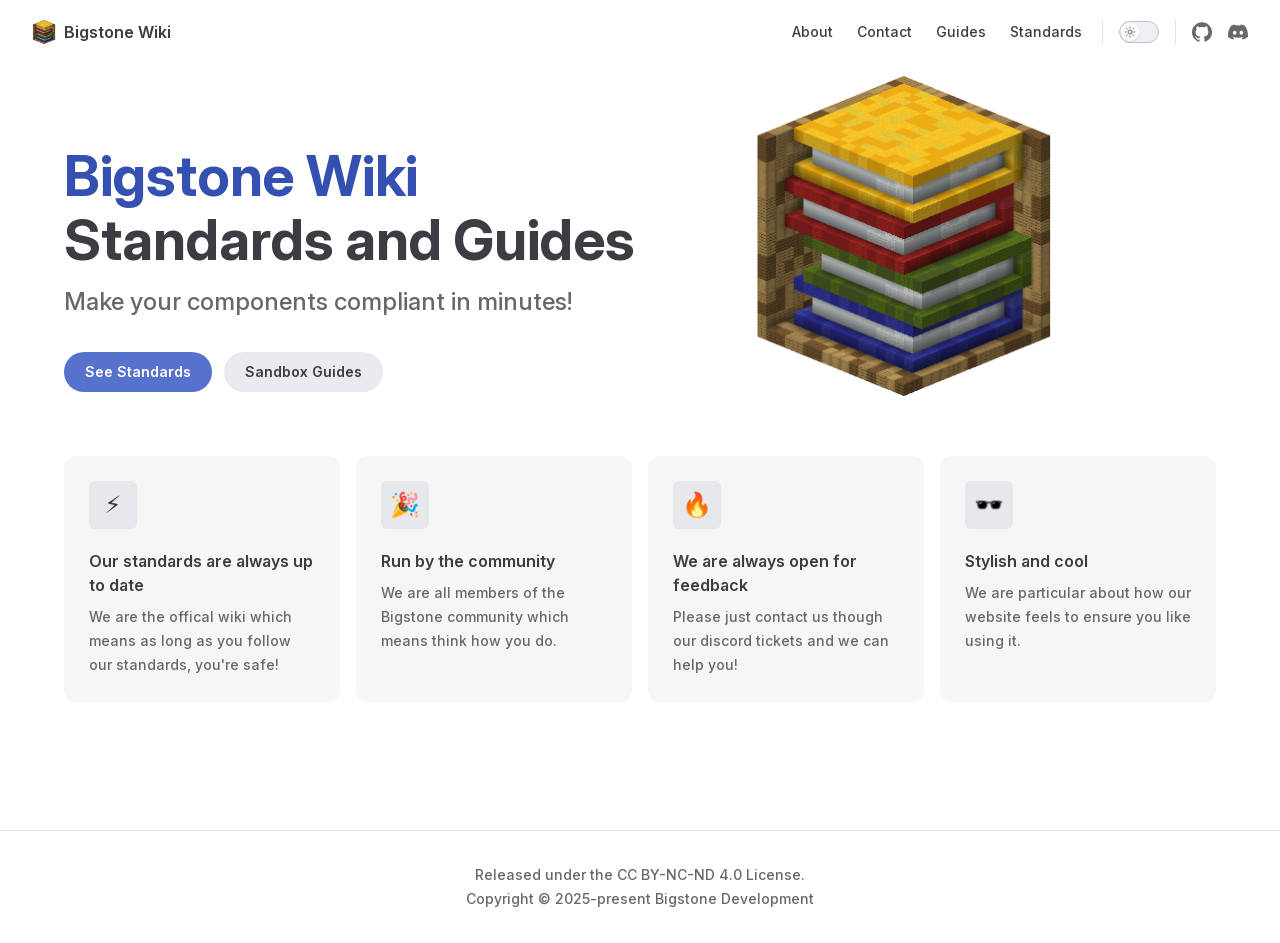
<file: index.html>
<!DOCTYPE html>
<html lang="en-US" dir="ltr">
  <head>
    <meta charset="utf-8">
    <meta name="viewport" content="width=device-width,initial-scale=1">
    <title>Bigstone Wiki</title>
    <meta name="description" content="A wiki for Bigstone and our projects! Make sure your components align with the standards.">
    <meta name="generator" content="VitePress v1.6.4">
    <link rel="preload stylesheet" href="/assets/style.B-0MM7Xp.css" as="style">
    <link rel="preload stylesheet" href="/vp-icons.css" as="style">
    
    <script type="module" src="/assets/app.n0qqr9hF.js"></script>
    <link rel="preload" href="/assets/inter-roman-latin.Di8DUHzh.woff2" as="font" type="font/woff2" crossorigin="">
    <link rel="modulepreload" href="/assets/chunks/theme.DVoJRlHv.js">
    <link rel="modulepreload" href="/assets/chunks/framework.Cd-3tpCq.js">
    <link rel="modulepreload" href="/assets/index.md.B9KwWx_d.lean.js">
    <script id="check-dark-mode">(()=>{const e=localStorage.getItem("vitepress-theme-appearance")||"auto",a=window.matchMedia("(prefers-color-scheme: dark)").matches;(!e||e==="auto"?a:e==="dark")&&document.documentElement.classList.add("dark")})();</script>
    <script id="check-mac-os">document.documentElement.classList.toggle("mac",/Mac|iPhone|iPod|iPad/i.test(navigator.platform));</script>
  </head>
  <body>
    <div id="app"><div class="Layout" data-v-6cbe5e66><!--[--><!--]--><!--[--><span tabindex="-1" data-v-e5f79c78></span><a href="#VPContent" class="VPSkipLink visually-hidden" data-v-e5f79c78>Skip to content</a><!--]--><!----><header class="VPNav" data-v-6cbe5e66 data-v-f9b73971><div class="VPNavBar" data-v-f9b73971 data-v-12b81fc0><div class="wrapper" data-v-12b81fc0><div class="container" data-v-12b81fc0><div class="title" data-v-12b81fc0><div class="VPNavBarTitle" data-v-12b81fc0 data-v-3f01ba57><a class="title" href="/" data-v-3f01ba57><!--[--><!--]--><!--[--><img class="VPImage logo" src="/logo.png" alt data-v-ec341bd3><!--]--><span data-v-3f01ba57>Bigstone Wiki</span><!--[--><!--]--></a></div></div><div class="content" data-v-12b81fc0><div class="content-body" data-v-12b81fc0><!--[--><!--]--><div class="VPNavBarSearch search" data-v-12b81fc0><!----></div><nav aria-labelledby="main-nav-aria-label" class="VPNavBarMenu menu" data-v-12b81fc0 data-v-60cb77b6><span id="main-nav-aria-label" class="visually-hidden" data-v-60cb77b6> Main Navigation </span><!--[--><!--[--><a class="VPLink link VPNavBarMenuLink" href="/about.html" tabindex="0" data-v-60cb77b6 data-v-8c752baf><!--[--><span data-v-8c752baf>About</span><!--]--></a><!--]--><!--[--><a class="VPLink link VPNavBarMenuLink" href="/contact.html" tabindex="0" data-v-60cb77b6 data-v-8c752baf><!--[--><span data-v-8c752baf>Contact</span><!--]--></a><!--]--><!--[--><a class="VPLink link VPNavBarMenuLink" href="/guides.html" tabindex="0" data-v-60cb77b6 data-v-8c752baf><!--[--><span data-v-8c752baf>Guides</span><!--]--></a><!--]--><!--[--><a class="VPLink link VPNavBarMenuLink" href="/standards.html" tabindex="0" data-v-60cb77b6 data-v-8c752baf><!--[--><span data-v-8c752baf>Standards</span><!--]--></a><!--]--><!--]--></nav><!----><div class="VPNavBarAppearance appearance" data-v-12b81fc0 data-v-5a63e910><button class="VPSwitch VPSwitchAppearance" type="button" role="switch" title aria-checked="false" data-v-5a63e910 data-v-e3b03979 data-v-e0408d54><span class="check" data-v-e0408d54><span class="icon" data-v-e0408d54><!--[--><span class="vpi-sun sun" data-v-e3b03979></span><span class="vpi-moon moon" data-v-e3b03979></span><!--]--></span></span></button></div><div class="VPSocialLinks VPNavBarSocialLinks social-links" data-v-12b81fc0 data-v-583f8902 data-v-0b9dfe66><!--[--><a class="VPSocialLink no-icon" href="https://github.com/BigstoneDevelopment" aria-label="github" target="_blank" rel="noopener" data-v-0b9dfe66 data-v-a99caf09><span class="vpi-social-github"></span></a><a class="VPSocialLink no-icon" href="https://discord.bigstone.dev" aria-label="discord" target="_blank" rel="noopener" data-v-0b9dfe66 data-v-a99caf09><span class="vpi-social-discord"></span></a><!--]--></div><div class="VPFlyout VPNavBarExtra extra" data-v-12b81fc0 data-v-15b3b85a data-v-cc7006d9><button type="button" class="button" aria-haspopup="true" aria-expanded="false" aria-label="extra navigation" data-v-cc7006d9><span class="vpi-more-horizontal icon" data-v-cc7006d9></span></button><div class="menu" data-v-cc7006d9><div class="VPMenu" data-v-cc7006d9 data-v-88dc00a5><!----><!--[--><!--[--><!----><div class="group" data-v-15b3b85a><div class="item appearance" data-v-15b3b85a><p class="label" data-v-15b3b85a>Appearance</p><div class="appearance-action" data-v-15b3b85a><button class="VPSwitch VPSwitchAppearance" type="button" role="switch" title aria-checked="false" data-v-15b3b85a data-v-e3b03979 data-v-e0408d54><span class="check" data-v-e0408d54><span class="icon" data-v-e0408d54><!--[--><span class="vpi-sun sun" data-v-e3b03979></span><span class="vpi-moon moon" data-v-e3b03979></span><!--]--></span></span></button></div></div></div><div class="group" data-v-15b3b85a><div class="item social-links" data-v-15b3b85a><div class="VPSocialLinks social-links-list" data-v-15b3b85a data-v-0b9dfe66><!--[--><a class="VPSocialLink no-icon" href="https://github.com/BigstoneDevelopment" aria-label="github" target="_blank" rel="noopener" data-v-0b9dfe66 data-v-a99caf09><span class="vpi-social-github"></span></a><a class="VPSocialLink no-icon" href="https://discord.bigstone.dev" aria-label="discord" target="_blank" rel="noopener" data-v-0b9dfe66 data-v-a99caf09><span class="vpi-social-discord"></span></a><!--]--></div></div></div><!--]--><!--]--></div></div></div><!--[--><!--]--><button type="button" class="VPNavBarHamburger hamburger" aria-label="mobile navigation" aria-expanded="false" aria-controls="VPNavScreen" data-v-12b81fc0 data-v-8106046a><span class="container" data-v-8106046a><span class="top" data-v-8106046a></span><span class="middle" data-v-8106046a></span><span class="bottom" data-v-8106046a></span></span></button></div></div></div></div><div class="divider" data-v-12b81fc0><div class="divider-line" data-v-12b81fc0></div></div></div><!----></header><!----><!----><div class="VPContent is-home" id="VPContent" data-v-6cbe5e66 data-v-a0300e00><div class="VPHome" data-v-a0300e00 data-v-f784ccaf><!--[--><!--]--><div class="VPHero has-image VPHomeHero" data-v-f784ccaf data-v-10bdb8de><div class="container" data-v-10bdb8de><div class="main" data-v-10bdb8de><!--[--><!--]--><!--[--><h1 class="heading" data-v-10bdb8de><span class="name clip" data-v-10bdb8de>Bigstone Wiki</span><span class="text" data-v-10bdb8de>Standards and Guides</span></h1><p class="tagline" data-v-10bdb8de>Make your components compliant in minutes!</p><!--]--><!--[--><!--]--><div class="actions" data-v-10bdb8de><!--[--><div class="action" data-v-10bdb8de><a class="VPButton medium brand" href="/standards.html" data-v-10bdb8de data-v-734f2973>See Standards</a></div><div class="action" data-v-10bdb8de><a class="VPButton medium alt" href="/sandbox.html" data-v-10bdb8de data-v-734f2973>Sandbox Guides</a></div><!--]--></div><!--[--><!--]--></div><div class="image" data-v-10bdb8de><div class="image-container" data-v-10bdb8de><div class="image-bg" data-v-10bdb8de></div><!--[--><!--[--><img class="VPImage image-src" src="/logo.png" alt="Bigstone Wiki logo" data-v-ec341bd3><!--]--><!--]--></div></div></div></div><!--[--><!--]--><!--[--><!--]--><div class="VPFeatures VPHomeFeatures" data-v-f784ccaf data-v-03cba80d><div class="container" data-v-03cba80d><div class="items" data-v-03cba80d><!--[--><div class="grid-4 item" data-v-03cba80d><div class="VPLink no-icon VPFeature" data-v-03cba80d data-v-30a94d98><!--[--><article class="box" data-v-30a94d98><div class="icon" data-v-30a94d98>⚡️</div><h2 class="title" data-v-30a94d98>Our standards are always up to date</h2><p class="details" data-v-30a94d98>We are the offical wiki which means as long as you follow our standards, you're safe!</p><!----></article><!--]--></div></div><div class="grid-4 item" data-v-03cba80d><div class="VPLink no-icon VPFeature" data-v-03cba80d data-v-30a94d98><!--[--><article class="box" data-v-30a94d98><div class="icon" data-v-30a94d98>🎉</div><h2 class="title" data-v-30a94d98>Run by the community</h2><p class="details" data-v-30a94d98>We are all members of the Bigstone community which means think how you do.</p><!----></article><!--]--></div></div><div class="grid-4 item" data-v-03cba80d><div class="VPLink no-icon VPFeature" data-v-03cba80d data-v-30a94d98><!--[--><article class="box" data-v-30a94d98><div class="icon" data-v-30a94d98>🔥</div><h2 class="title" data-v-30a94d98>We are always open for feedback</h2><p class="details" data-v-30a94d98>Please just contact us though our discord tickets and we can help you!</p><!----></article><!--]--></div></div><div class="grid-4 item" data-v-03cba80d><div class="VPLink no-icon VPFeature" data-v-03cba80d data-v-30a94d98><!--[--><article class="box" data-v-30a94d98><div class="icon" data-v-30a94d98>🕶</div><h2 class="title" data-v-30a94d98>Stylish and cool</h2><p class="details" data-v-30a94d98>We are particular about how our website feels to ensure you like using it.</p><!----></article><!--]--></div></div><!--]--></div></div></div><!--[--><!--]--><div class="vp-doc container" style="" data-v-f784ccaf data-v-ebc22122><!--[--><div style="position:relative;" data-v-f784ccaf><div></div></div><!--]--></div></div></div><footer class="VPFooter" data-v-6cbe5e66 data-v-b95a5859><div class="container" data-v-b95a5859><p class="message" data-v-b95a5859>Released under the CC BY-NC-ND 4.0 License.</p><p class="copyright" data-v-b95a5859>Copyright © 2025-present Bigstone Development</p></div></footer><!--[--><!--]--></div></div>
    <script>window.__VP_HASH_MAP__=JSON.parse("{\"about.md\":\"C_ismLFi\",\"contact.md\":\"C6onzs6q\",\"guides.md\":\"BNUlKKcM\",\"index.md\":\"B9KwWx_d\",\"standards.md\":\"DsFItup3\"}");window.__VP_SITE_DATA__=JSON.parse("{\"lang\":\"en-US\",\"dir\":\"ltr\",\"title\":\"Bigstone Wiki\",\"description\":\"A wiki for Bigstone and our projects! Make sure your components align with the standards.\",\"base\":\"/\",\"head\":[],\"router\":{\"prefetchLinks\":true},\"appearance\":true,\"themeConfig\":{\"logo\":\"/logo.png\",\"siteTitle\":\"Bigstone Wiki\",\"footer\":{\"message\":\"Released under the CC BY-NC-ND 4.0 License.\",\"copyright\":\"Copyright © 2025-present Bigstone Development\"},\"nav\":[{\"text\":\"About\",\"link\":\"/about\"},{\"text\":\"Contact\",\"link\":\"/contact\"},{\"text\":\"Guides\",\"link\":\"/guides\"},{\"text\":\"Standards\",\"link\":\"/standards\"}],\"sidebar\":[{\"text\":\"Main\",\"collapsible\":true,\"items\":[{\"text\":\"Introduction\",\"link\":\"/about\"},{\"text\":\"Getting Started\",\"link\":\"/standards\"}]},{\"text\":\"Sandbox\",\"collapsible\":false,\"items\":[{\"text\":\"Introduction\",\"link\":\"https://sandbox.bigstone.dev\"},{\"text\":\"Downloads\",\"link\":\"https://sandbox.bigstone.dev/downloads\"},{\"text\":\"Guides\",\"link\":\"/guides\"}]},{\"text\":\"Other\",\"collapsible\":true,\"items\":[{\"text\":\"Main Website\",\"link\":\"https://bigstone.dev\"},{\"text\":\"Sandbox Website\",\"link\":\"https://sandbox.bigstone.dev\"},{\"text\":\"Our Discord\",\"link\":\"https://discord.bigstone.dev\"}]}],\"socialLinks\":[{\"icon\":\"github\",\"link\":\"https://github.com/BigstoneDevelopment\"},{\"icon\":\"discord\",\"link\":\"https://discord.bigstone.dev\",\"target\":\"_blank\"}]},\"locales\":{},\"scrollOffset\":134,\"cleanUrls\":false}");</script>
    
  </body>
</html>
</file>
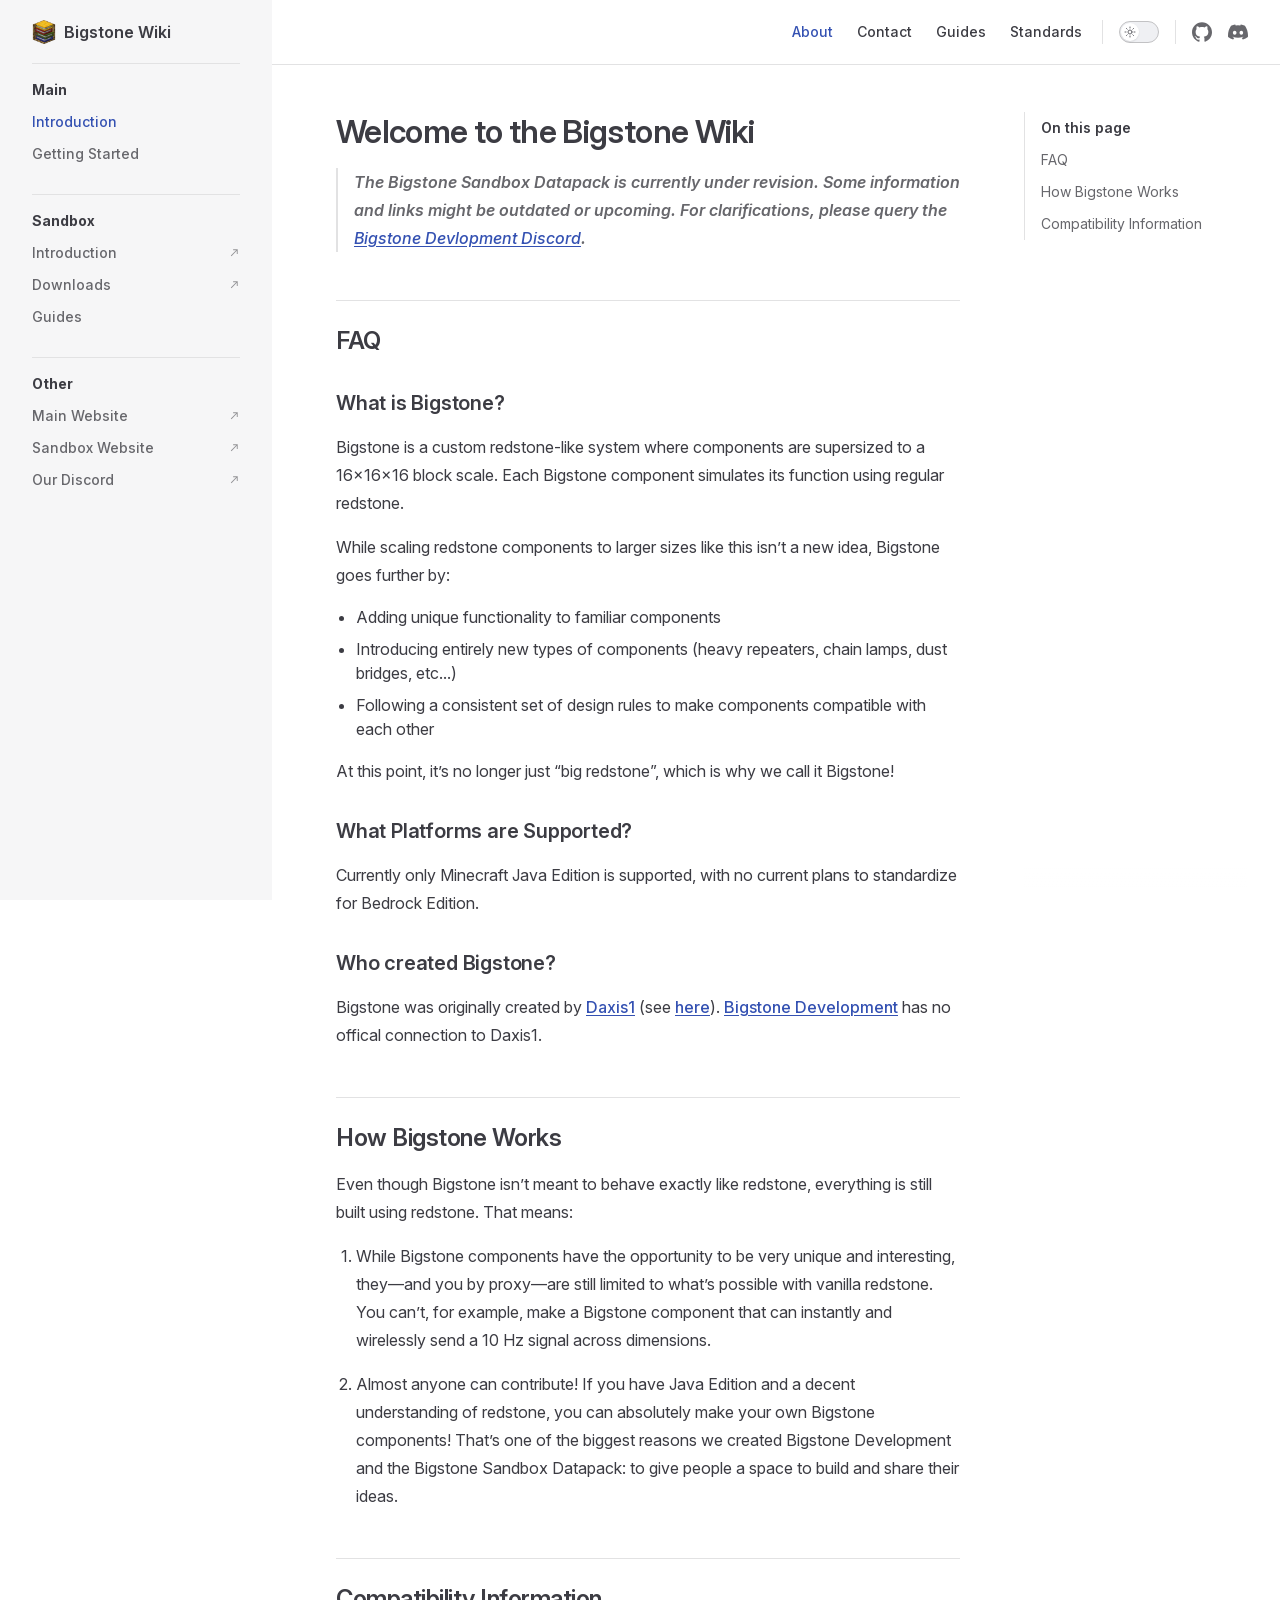
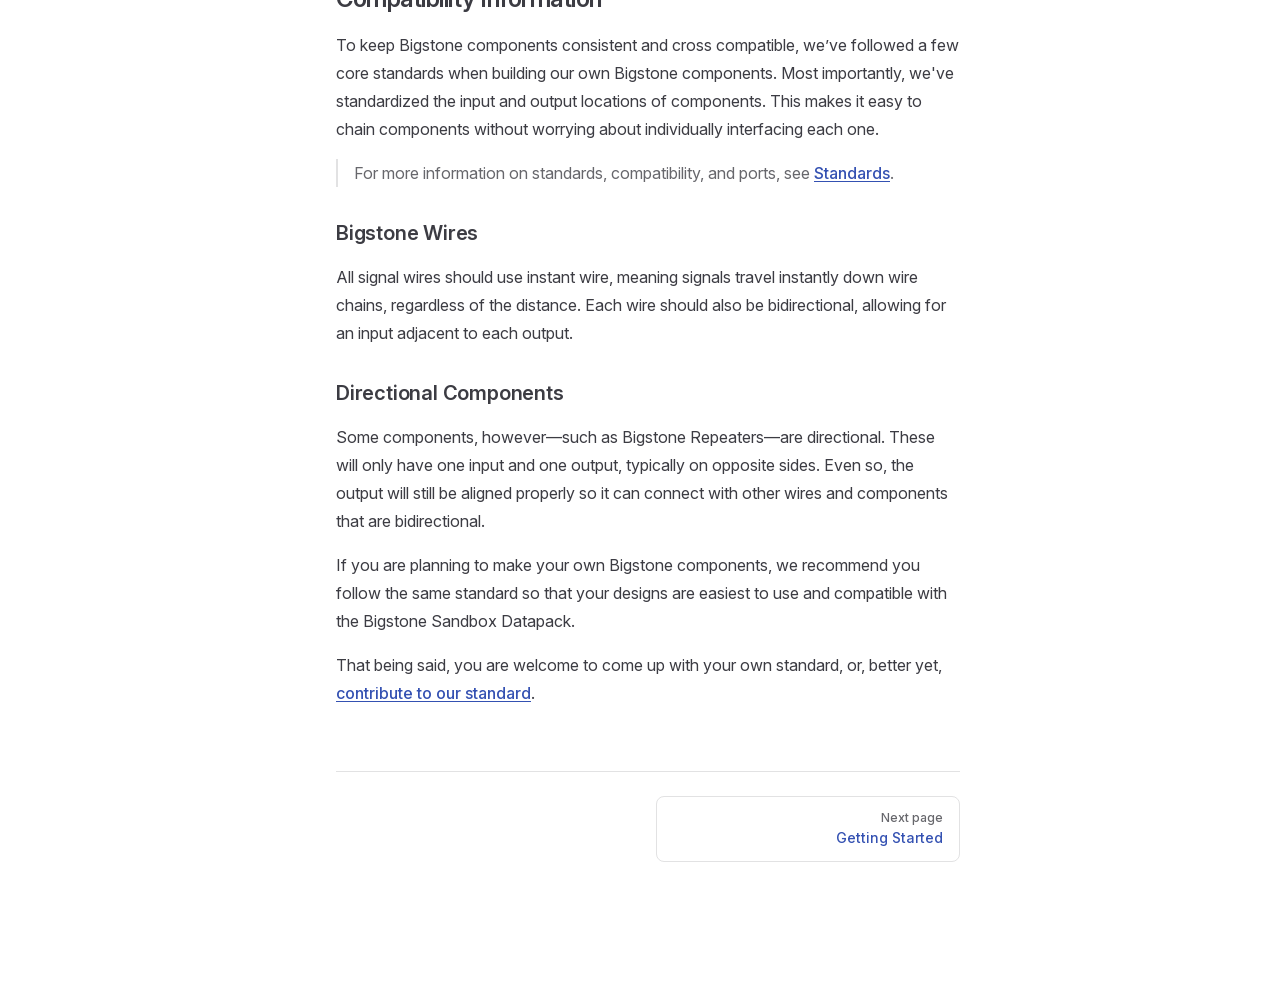
<file: about.html>
<!DOCTYPE html>
<html lang="en-US" dir="ltr">
  <head>
    <meta charset="utf-8">
    <meta name="viewport" content="width=device-width,initial-scale=1">
    <title>Welcome to the Bigstone Wiki | Bigstone Wiki</title>
    <meta name="description" content="A wiki for Bigstone and our projects! Make sure your components align with the standards.">
    <meta name="generator" content="VitePress v1.6.4">
    <link rel="preload stylesheet" href="/assets/style.B-0MM7Xp.css" as="style">
    <link rel="preload stylesheet" href="/vp-icons.css" as="style">
    
    <script type="module" src="/assets/app.n0qqr9hF.js"></script>
    <link rel="preload" href="/assets/inter-roman-latin.Di8DUHzh.woff2" as="font" type="font/woff2" crossorigin="">
    <link rel="modulepreload" href="/assets/chunks/theme.DVoJRlHv.js">
    <link rel="modulepreload" href="/assets/chunks/framework.Cd-3tpCq.js">
    <link rel="modulepreload" href="/assets/about.md.C_ismLFi.lean.js">
    <script id="check-dark-mode">(()=>{const e=localStorage.getItem("vitepress-theme-appearance")||"auto",a=window.matchMedia("(prefers-color-scheme: dark)").matches;(!e||e==="auto"?a:e==="dark")&&document.documentElement.classList.add("dark")})();</script>
    <script id="check-mac-os">document.documentElement.classList.toggle("mac",/Mac|iPhone|iPod|iPad/i.test(navigator.platform));</script>
  </head>
  <body>
    <div id="app"><div class="Layout" data-v-6cbe5e66><!--[--><!--]--><!--[--><span tabindex="-1" data-v-e5f79c78></span><a href="#VPContent" class="VPSkipLink visually-hidden" data-v-e5f79c78>Skip to content</a><!--]--><!----><header class="VPNav" data-v-6cbe5e66 data-v-f9b73971><div class="VPNavBar" data-v-f9b73971 data-v-12b81fc0><div class="wrapper" data-v-12b81fc0><div class="container" data-v-12b81fc0><div class="title" data-v-12b81fc0><div class="VPNavBarTitle has-sidebar" data-v-12b81fc0 data-v-3f01ba57><a class="title" href="/" data-v-3f01ba57><!--[--><!--]--><!--[--><img class="VPImage logo" src="/logo.png" alt data-v-ec341bd3><!--]--><span data-v-3f01ba57>Bigstone Wiki</span><!--[--><!--]--></a></div></div><div class="content" data-v-12b81fc0><div class="content-body" data-v-12b81fc0><!--[--><!--]--><div class="VPNavBarSearch search" data-v-12b81fc0><!----></div><nav aria-labelledby="main-nav-aria-label" class="VPNavBarMenu menu" data-v-12b81fc0 data-v-60cb77b6><span id="main-nav-aria-label" class="visually-hidden" data-v-60cb77b6> Main Navigation </span><!--[--><!--[--><a class="VPLink link VPNavBarMenuLink active" href="/about.html" tabindex="0" data-v-60cb77b6 data-v-8c752baf><!--[--><span data-v-8c752baf>About</span><!--]--></a><!--]--><!--[--><a class="VPLink link VPNavBarMenuLink" href="/contact.html" tabindex="0" data-v-60cb77b6 data-v-8c752baf><!--[--><span data-v-8c752baf>Contact</span><!--]--></a><!--]--><!--[--><a class="VPLink link VPNavBarMenuLink" href="/guides.html" tabindex="0" data-v-60cb77b6 data-v-8c752baf><!--[--><span data-v-8c752baf>Guides</span><!--]--></a><!--]--><!--[--><a class="VPLink link VPNavBarMenuLink" href="/standards.html" tabindex="0" data-v-60cb77b6 data-v-8c752baf><!--[--><span data-v-8c752baf>Standards</span><!--]--></a><!--]--><!--]--></nav><!----><div class="VPNavBarAppearance appearance" data-v-12b81fc0 data-v-5a63e910><button class="VPSwitch VPSwitchAppearance" type="button" role="switch" title aria-checked="false" data-v-5a63e910 data-v-e3b03979 data-v-e0408d54><span class="check" data-v-e0408d54><span class="icon" data-v-e0408d54><!--[--><span class="vpi-sun sun" data-v-e3b03979></span><span class="vpi-moon moon" data-v-e3b03979></span><!--]--></span></span></button></div><div class="VPSocialLinks VPNavBarSocialLinks social-links" data-v-12b81fc0 data-v-583f8902 data-v-0b9dfe66><!--[--><a class="VPSocialLink no-icon" href="https://github.com/BigstoneDevelopment" aria-label="github" target="_blank" rel="noopener" data-v-0b9dfe66 data-v-a99caf09><span class="vpi-social-github"></span></a><a class="VPSocialLink no-icon" href="https://discord.bigstone.dev" aria-label="discord" target="_blank" rel="noopener" data-v-0b9dfe66 data-v-a99caf09><span class="vpi-social-discord"></span></a><!--]--></div><div class="VPFlyout VPNavBarExtra extra" data-v-12b81fc0 data-v-15b3b85a data-v-cc7006d9><button type="button" class="button" aria-haspopup="true" aria-expanded="false" aria-label="extra navigation" data-v-cc7006d9><span class="vpi-more-horizontal icon" data-v-cc7006d9></span></button><div class="menu" data-v-cc7006d9><div class="VPMenu" data-v-cc7006d9 data-v-88dc00a5><!----><!--[--><!--[--><!----><div class="group" data-v-15b3b85a><div class="item appearance" data-v-15b3b85a><p class="label" data-v-15b3b85a>Appearance</p><div class="appearance-action" data-v-15b3b85a><button class="VPSwitch VPSwitchAppearance" type="button" role="switch" title aria-checked="false" data-v-15b3b85a data-v-e3b03979 data-v-e0408d54><span class="check" data-v-e0408d54><span class="icon" data-v-e0408d54><!--[--><span class="vpi-sun sun" data-v-e3b03979></span><span class="vpi-moon moon" data-v-e3b03979></span><!--]--></span></span></button></div></div></div><div class="group" data-v-15b3b85a><div class="item social-links" data-v-15b3b85a><div class="VPSocialLinks social-links-list" data-v-15b3b85a data-v-0b9dfe66><!--[--><a class="VPSocialLink no-icon" href="https://github.com/BigstoneDevelopment" aria-label="github" target="_blank" rel="noopener" data-v-0b9dfe66 data-v-a99caf09><span class="vpi-social-github"></span></a><a class="VPSocialLink no-icon" href="https://discord.bigstone.dev" aria-label="discord" target="_blank" rel="noopener" data-v-0b9dfe66 data-v-a99caf09><span class="vpi-social-discord"></span></a><!--]--></div></div></div><!--]--><!--]--></div></div></div><!--[--><!--]--><button type="button" class="VPNavBarHamburger hamburger" aria-label="mobile navigation" aria-expanded="false" aria-controls="VPNavScreen" data-v-12b81fc0 data-v-8106046a><span class="container" data-v-8106046a><span class="top" data-v-8106046a></span><span class="middle" data-v-8106046a></span><span class="bottom" data-v-8106046a></span></span></button></div></div></div></div><div class="divider" data-v-12b81fc0><div class="divider-line" data-v-12b81fc0></div></div></div><!----></header><div class="VPLocalNav has-sidebar empty" data-v-6cbe5e66 data-v-82f1ae1e><div class="container" data-v-82f1ae1e><button class="menu" aria-expanded="false" aria-controls="VPSidebarNav" data-v-82f1ae1e><span class="vpi-align-left menu-icon" data-v-82f1ae1e></span><span class="menu-text" data-v-82f1ae1e>Menu</span></button><div class="VPLocalNavOutlineDropdown" style="--vp-vh:0px;" data-v-82f1ae1e data-v-58e7097b><button data-v-58e7097b>Return to top</button><!----></div></div></div><aside class="VPSidebar" data-v-6cbe5e66 data-v-0d8deb32><div class="curtain" data-v-0d8deb32></div><nav class="nav" id="VPSidebarNav" aria-labelledby="sidebar-aria-label" tabindex="-1" data-v-0d8deb32><span class="visually-hidden" id="sidebar-aria-label" data-v-0d8deb32> Sidebar Navigation </span><!--[--><!--]--><!--[--><div class="no-transition group" data-v-d67cd199><section class="VPSidebarItem level-0 has-active" data-v-d67cd199 data-v-4e2c2a16><div class="item" role="button" tabindex="0" data-v-4e2c2a16><div class="indicator" data-v-4e2c2a16></div><h2 class="text" data-v-4e2c2a16>Main</h2><!----></div><div class="items" data-v-4e2c2a16><!--[--><div class="VPSidebarItem level-1 is-link" data-v-4e2c2a16 data-v-4e2c2a16><div class="item" data-v-4e2c2a16><div class="indicator" data-v-4e2c2a16></div><a class="VPLink link link" href="/about.html" data-v-4e2c2a16><!--[--><p class="text" data-v-4e2c2a16>Introduction</p><!--]--></a><!----></div><!----></div><div class="VPSidebarItem level-1 is-link" data-v-4e2c2a16 data-v-4e2c2a16><div class="item" data-v-4e2c2a16><div class="indicator" data-v-4e2c2a16></div><a class="VPLink link link" href="/standards.html" data-v-4e2c2a16><!--[--><p class="text" data-v-4e2c2a16>Getting Started</p><!--]--></a><!----></div><!----></div><!--]--></div></section></div><div class="no-transition group" data-v-d67cd199><section class="VPSidebarItem level-0" data-v-d67cd199 data-v-4e2c2a16><div class="item" role="button" tabindex="0" data-v-4e2c2a16><div class="indicator" data-v-4e2c2a16></div><h2 class="text" data-v-4e2c2a16>Sandbox</h2><!----></div><div class="items" data-v-4e2c2a16><!--[--><div class="VPSidebarItem level-1 is-link" data-v-4e2c2a16 data-v-4e2c2a16><div class="item" data-v-4e2c2a16><div class="indicator" data-v-4e2c2a16></div><a class="VPLink link vp-external-link-icon link" href="https://sandbox.bigstone.dev" target="_blank" rel="noreferrer" data-v-4e2c2a16><!--[--><p class="text" data-v-4e2c2a16>Introduction</p><!--]--></a><!----></div><!----></div><div class="VPSidebarItem level-1 is-link" data-v-4e2c2a16 data-v-4e2c2a16><div class="item" data-v-4e2c2a16><div class="indicator" data-v-4e2c2a16></div><a class="VPLink link vp-external-link-icon link" href="https://sandbox.bigstone.dev/downloads" target="_blank" rel="noreferrer" data-v-4e2c2a16><!--[--><p class="text" data-v-4e2c2a16>Downloads</p><!--]--></a><!----></div><!----></div><div class="VPSidebarItem level-1 is-link" data-v-4e2c2a16 data-v-4e2c2a16><div class="item" data-v-4e2c2a16><div class="indicator" data-v-4e2c2a16></div><a class="VPLink link link" href="/guides.html" data-v-4e2c2a16><!--[--><p class="text" data-v-4e2c2a16>Guides</p><!--]--></a><!----></div><!----></div><!--]--></div></section></div><div class="no-transition group" data-v-d67cd199><section class="VPSidebarItem level-0" data-v-d67cd199 data-v-4e2c2a16><div class="item" role="button" tabindex="0" data-v-4e2c2a16><div class="indicator" data-v-4e2c2a16></div><h2 class="text" data-v-4e2c2a16>Other</h2><!----></div><div class="items" data-v-4e2c2a16><!--[--><div class="VPSidebarItem level-1 is-link" data-v-4e2c2a16 data-v-4e2c2a16><div class="item" data-v-4e2c2a16><div class="indicator" data-v-4e2c2a16></div><a class="VPLink link vp-external-link-icon link" href="https://bigstone.dev" target="_blank" rel="noreferrer" data-v-4e2c2a16><!--[--><p class="text" data-v-4e2c2a16>Main Website</p><!--]--></a><!----></div><!----></div><div class="VPSidebarItem level-1 is-link" data-v-4e2c2a16 data-v-4e2c2a16><div class="item" data-v-4e2c2a16><div class="indicator" data-v-4e2c2a16></div><a class="VPLink link vp-external-link-icon link" href="https://sandbox.bigstone.dev" target="_blank" rel="noreferrer" data-v-4e2c2a16><!--[--><p class="text" data-v-4e2c2a16>Sandbox Website</p><!--]--></a><!----></div><!----></div><div class="VPSidebarItem level-1 is-link" data-v-4e2c2a16 data-v-4e2c2a16><div class="item" data-v-4e2c2a16><div class="indicator" data-v-4e2c2a16></div><a class="VPLink link vp-external-link-icon link" href="https://discord.bigstone.dev" target="_blank" rel="noreferrer" data-v-4e2c2a16><!--[--><p class="text" data-v-4e2c2a16>Our Discord</p><!--]--></a><!----></div><!----></div><!--]--></div></section></div><!--]--><!--[--><!--]--></nav></aside><div class="VPContent has-sidebar" id="VPContent" data-v-6cbe5e66 data-v-a0300e00><div class="VPDoc has-sidebar has-aside" data-v-a0300e00 data-v-d74fc6e1><!--[--><!--]--><div class="container" data-v-d74fc6e1><div class="aside" data-v-d74fc6e1><div class="aside-curtain" data-v-d74fc6e1></div><div class="aside-container" data-v-d74fc6e1><div class="aside-content" data-v-d74fc6e1><div class="VPDocAside" data-v-d74fc6e1 data-v-bece8c9d><!--[--><!--]--><!--[--><!--]--><nav aria-labelledby="doc-outline-aria-label" class="VPDocAsideOutline" data-v-bece8c9d data-v-fba0f0e0><div class="content" data-v-fba0f0e0><div class="outline-marker" data-v-fba0f0e0></div><div aria-level="2" class="outline-title" id="doc-outline-aria-label" role="heading" data-v-fba0f0e0>On this page</div><ul class="VPDocOutlineItem root" data-v-fba0f0e0 data-v-28725ec9><!--[--><!--]--></ul></div></nav><!--[--><!--]--><div class="spacer" data-v-bece8c9d></div><!--[--><!--]--><!----><!--[--><!--]--><!--[--><!--]--></div></div></div></div><div class="content" data-v-d74fc6e1><div class="content-container" data-v-d74fc6e1><!--[--><!--]--><main class="main" data-v-d74fc6e1><div style="position:relative;" class="vp-doc _about" data-v-d74fc6e1><div><h1 id="welcome-to-the-bigstone-wiki" tabindex="-1">Welcome to the Bigstone Wiki <a class="header-anchor" href="#welcome-to-the-bigstone-wiki" aria-label="Permalink to &quot;Welcome to the Bigstone Wiki&quot;">​</a></h1><blockquote><p><em><strong>The Bigstone Sandbox Datapack is currently under revision. Some information and links might be outdated or upcoming. For clarifications, please query the <a href="https://discord.bigstone.dev" target="_blank" rel="noreferrer">Bigstone Devlopment Discord</a>.</strong></em></p></blockquote><h2 id="faq" tabindex="-1">FAQ <a class="header-anchor" href="#faq" aria-label="Permalink to &quot;FAQ&quot;">​</a></h2><h3 id="what-is-bigstone" tabindex="-1">What is Bigstone? <a class="header-anchor" href="#what-is-bigstone" aria-label="Permalink to &quot;What is Bigstone?&quot;">​</a></h3><p>Bigstone is a custom redstone-like system where components are supersized to a 16x16x16 block scale. Each Bigstone component simulates its function using regular redstone.</p><p>While scaling redstone components to larger sizes like this isn’t a new idea, Bigstone goes further by:</p><ul><li>Adding unique functionality to familiar components</li><li>Introducing entirely new types of components (heavy repeaters, chain lamps, dust bridges, etc...)</li><li>Following a consistent set of design rules to make components compatible with each other</li></ul><p>At this point, it’s no longer just “big redstone”, which is why we call it Bigstone!</p><h3 id="what-platforms-are-supported" tabindex="-1">What Platforms are Supported? <a class="header-anchor" href="#what-platforms-are-supported" aria-label="Permalink to &quot;What Platforms are Supported?&quot;">​</a></h3><p>Currently only Minecraft Java Edition is supported, with no current plans to standardize for Bedrock Edition.</p><h3 id="who-created-bigstone" tabindex="-1">Who created Bigstone? <a class="header-anchor" href="#who-created-bigstone" aria-label="Permalink to &quot;Who created Bigstone?&quot;">​</a></h3><p>Bigstone was originally created by <a href="https://www.youtube.com/@Daxis1" target="_blank" rel="noreferrer">Daxis1</a> (see <a href="https://www.youtube.com/watch?v=0IJjAAtt9Z0" target="_blank" rel="noreferrer">here</a>). <a href="https://github.com/BigstoneDevelopment" target="_blank" rel="noreferrer">Bigstone Development</a> has no offical connection to Daxis1.</p><h2 id="how-bigstone-works" tabindex="-1">How Bigstone Works <a class="header-anchor" href="#how-bigstone-works" aria-label="Permalink to &quot;How Bigstone Works&quot;">​</a></h2><p>Even though Bigstone isn’t meant to behave exactly like redstone, everything is still built using redstone. That means:</p><ol><li><p>While Bigstone components have the opportunity to be very unique and interesting, they—and you by proxy—are still limited to what’s possible with vanilla redstone. You can’t, for example, make a Bigstone component that can instantly and wirelessly send a 10 Hz signal across dimensions.</p></li><li><p>Almost anyone can contribute! If you have Java Edition and a decent understanding of redstone, you can absolutely make your own Bigstone components! That’s one of the biggest reasons we created Bigstone Development and the Bigstone Sandbox Datapack: to give people a space to build and share their ideas.</p></li></ol><h2 id="compatibility-information" tabindex="-1">Compatibility Information <a class="header-anchor" href="#compatibility-information" aria-label="Permalink to &quot;Compatibility Information&quot;">​</a></h2><p>To keep Bigstone components consistent and cross compatible, we’ve followed a few core standards when building our own Bigstone components. Most importantly, we&#39;ve standardized the input and output locations of components. This makes it easy to chain components without worrying about individually interfacing each one.</p><blockquote><p>For more information on standards, compatibility, and ports, see <a href="https://wiki.bigstone.dev/standards" target="_blank" rel="noreferrer">Standards</a>.</p></blockquote><h3 id="bigstone-wires" tabindex="-1">Bigstone Wires <a class="header-anchor" href="#bigstone-wires" aria-label="Permalink to &quot;Bigstone Wires&quot;">​</a></h3><p>All signal wires should use instant wire, meaning signals travel instantly down wire chains, regardless of the distance. Each wire should also be bidirectional, allowing for an input adjacent to each output.</p><h3 id="directional-components" tabindex="-1">Directional Components <a class="header-anchor" href="#directional-components" aria-label="Permalink to &quot;Directional Components&quot;">​</a></h3><p>Some components, however—such as Bigstone Repeaters—are directional. These will only have one input and one output, typically on opposite sides. Even so, the output will still be aligned properly so it can connect with other wires and components that are bidirectional.</p><p>If you are planning to make your own Bigstone components, we recommend you follow the same standard so that your designs are easiest to use and compatible with the Bigstone Sandbox Datapack.</p><p>That being said, you are welcome to come up with your own standard, or, better yet, <a href="https://github.com/BigstoneDevelopment/datapack-wiki" target="_blank" rel="noreferrer">contribute to our standard</a>.</p></div></div></main><footer class="VPDocFooter" data-v-d74fc6e1 data-v-afbd9d0f><!--[--><!--]--><!----><nav class="prev-next" aria-labelledby="doc-footer-aria-label" data-v-afbd9d0f><span class="visually-hidden" id="doc-footer-aria-label" data-v-afbd9d0f>Pager</span><div class="pager" data-v-afbd9d0f><!----></div><div class="pager" data-v-afbd9d0f><a class="VPLink link pager-link next" href="/standards.html" data-v-afbd9d0f><!--[--><span class="desc" data-v-afbd9d0f>Next page</span><span class="title" data-v-afbd9d0f>Getting Started</span><!--]--></a></div></nav></footer><!--[--><!--]--></div></div></div><!--[--><!--]--></div></div><footer class="VPFooter has-sidebar" data-v-6cbe5e66 data-v-b95a5859><div class="container" data-v-b95a5859><p class="message" data-v-b95a5859>Released under the CC BY-NC-ND 4.0 License.</p><p class="copyright" data-v-b95a5859>Copyright © 2025-present Bigstone Development</p></div></footer><!--[--><!--]--></div></div>
    <script>window.__VP_HASH_MAP__=JSON.parse("{\"about.md\":\"C_ismLFi\",\"contact.md\":\"C6onzs6q\",\"guides.md\":\"BNUlKKcM\",\"index.md\":\"B9KwWx_d\",\"standards.md\":\"DsFItup3\"}");window.__VP_SITE_DATA__=JSON.parse("{\"lang\":\"en-US\",\"dir\":\"ltr\",\"title\":\"Bigstone Wiki\",\"description\":\"A wiki for Bigstone and our projects! Make sure your components align with the standards.\",\"base\":\"/\",\"head\":[],\"router\":{\"prefetchLinks\":true},\"appearance\":true,\"themeConfig\":{\"logo\":\"/logo.png\",\"siteTitle\":\"Bigstone Wiki\",\"footer\":{\"message\":\"Released under the CC BY-NC-ND 4.0 License.\",\"copyright\":\"Copyright © 2025-present Bigstone Development\"},\"nav\":[{\"text\":\"About\",\"link\":\"/about\"},{\"text\":\"Contact\",\"link\":\"/contact\"},{\"text\":\"Guides\",\"link\":\"/guides\"},{\"text\":\"Standards\",\"link\":\"/standards\"}],\"sidebar\":[{\"text\":\"Main\",\"collapsible\":true,\"items\":[{\"text\":\"Introduction\",\"link\":\"/about\"},{\"text\":\"Getting Started\",\"link\":\"/standards\"}]},{\"text\":\"Sandbox\",\"collapsible\":false,\"items\":[{\"text\":\"Introduction\",\"link\":\"https://sandbox.bigstone.dev\"},{\"text\":\"Downloads\",\"link\":\"https://sandbox.bigstone.dev/downloads\"},{\"text\":\"Guides\",\"link\":\"/guides\"}]},{\"text\":\"Other\",\"collapsible\":true,\"items\":[{\"text\":\"Main Website\",\"link\":\"https://bigstone.dev\"},{\"text\":\"Sandbox Website\",\"link\":\"https://sandbox.bigstone.dev\"},{\"text\":\"Our Discord\",\"link\":\"https://discord.bigstone.dev\"}]}],\"socialLinks\":[{\"icon\":\"github\",\"link\":\"https://github.com/BigstoneDevelopment\"},{\"icon\":\"discord\",\"link\":\"https://discord.bigstone.dev\",\"target\":\"_blank\"}]},\"locales\":{},\"scrollOffset\":134,\"cleanUrls\":false}");</script>
    
  </body>
</html>
</file>
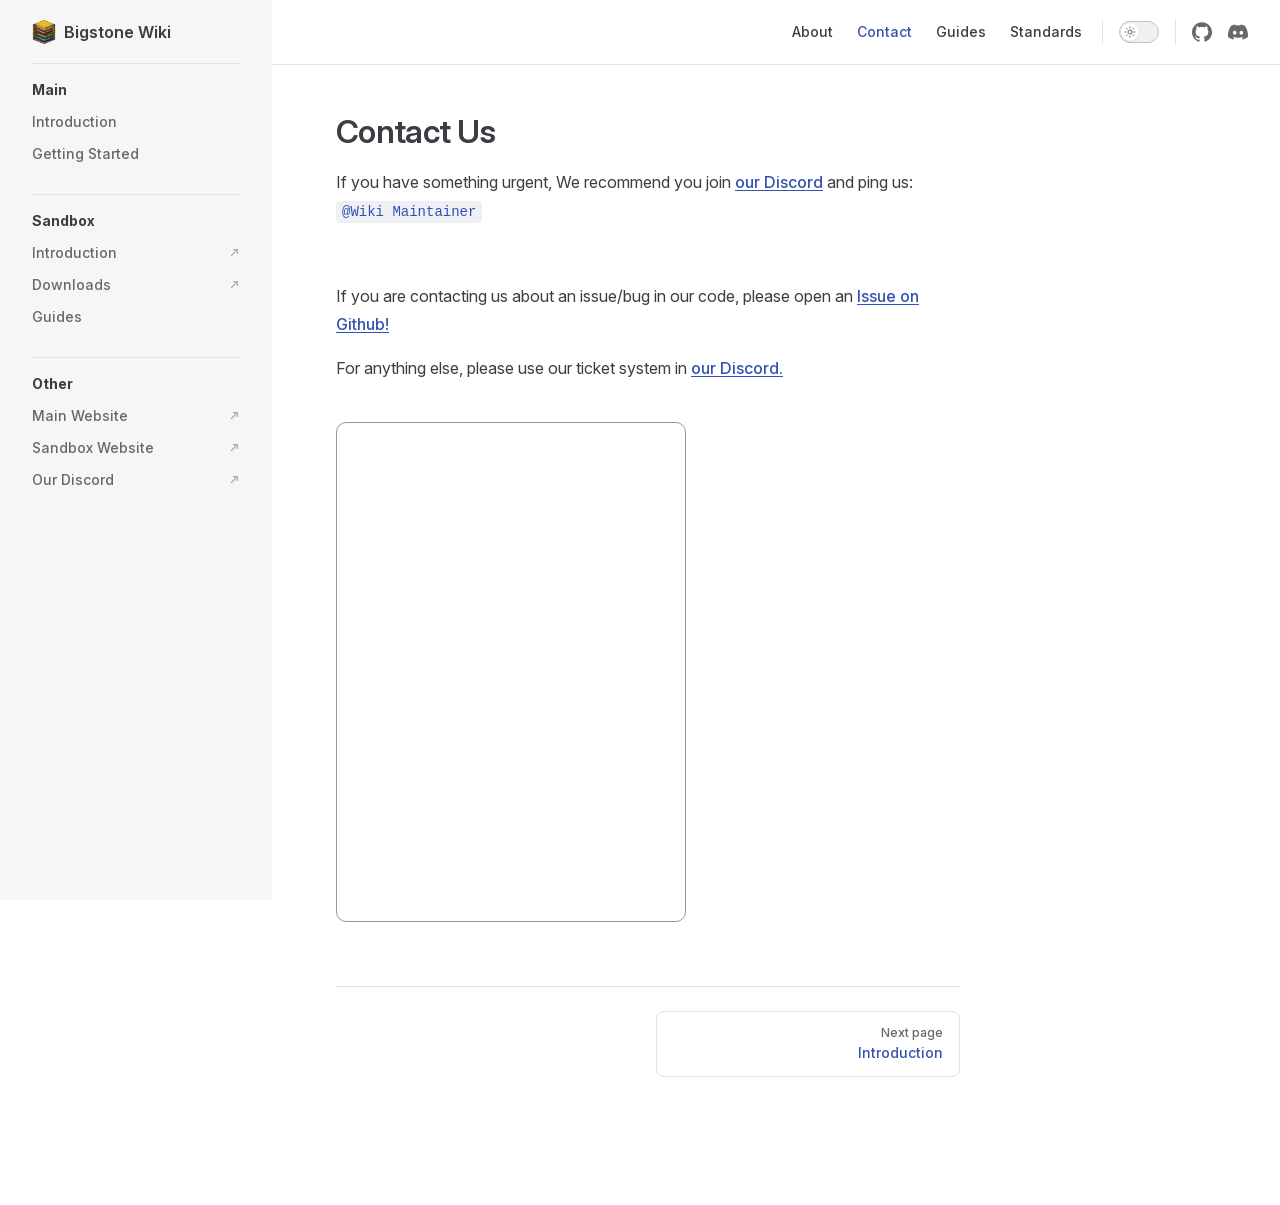
<file: contact.html>
<!DOCTYPE html>
<html lang="en-US" dir="ltr">
  <head>
    <meta charset="utf-8">
    <meta name="viewport" content="width=device-width,initial-scale=1">
    <title>Contact Us | Bigstone Wiki</title>
    <meta name="description" content="A wiki for Bigstone and our projects! Make sure your components align with the standards.">
    <meta name="generator" content="VitePress v1.6.4">
    <link rel="preload stylesheet" href="/assets/style.B-0MM7Xp.css" as="style">
    <link rel="preload stylesheet" href="/vp-icons.css" as="style">
    
    <script type="module" src="/assets/app.n0qqr9hF.js"></script>
    <link rel="preload" href="/assets/inter-roman-latin.Di8DUHzh.woff2" as="font" type="font/woff2" crossorigin="">
    <link rel="modulepreload" href="/assets/chunks/theme.DVoJRlHv.js">
    <link rel="modulepreload" href="/assets/chunks/framework.Cd-3tpCq.js">
    <link rel="modulepreload" href="/assets/contact.md.C6onzs6q.lean.js">
    <script id="check-dark-mode">(()=>{const e=localStorage.getItem("vitepress-theme-appearance")||"auto",a=window.matchMedia("(prefers-color-scheme: dark)").matches;(!e||e==="auto"?a:e==="dark")&&document.documentElement.classList.add("dark")})();</script>
    <script id="check-mac-os">document.documentElement.classList.toggle("mac",/Mac|iPhone|iPod|iPad/i.test(navigator.platform));</script>
  </head>
  <body>
    <div id="app"><div class="Layout" data-v-6cbe5e66><!--[--><!--]--><!--[--><span tabindex="-1" data-v-e5f79c78></span><a href="#VPContent" class="VPSkipLink visually-hidden" data-v-e5f79c78>Skip to content</a><!--]--><!----><header class="VPNav" data-v-6cbe5e66 data-v-f9b73971><div class="VPNavBar" data-v-f9b73971 data-v-12b81fc0><div class="wrapper" data-v-12b81fc0><div class="container" data-v-12b81fc0><div class="title" data-v-12b81fc0><div class="VPNavBarTitle has-sidebar" data-v-12b81fc0 data-v-3f01ba57><a class="title" href="/" data-v-3f01ba57><!--[--><!--]--><!--[--><img class="VPImage logo" src="/logo.png" alt data-v-ec341bd3><!--]--><span data-v-3f01ba57>Bigstone Wiki</span><!--[--><!--]--></a></div></div><div class="content" data-v-12b81fc0><div class="content-body" data-v-12b81fc0><!--[--><!--]--><div class="VPNavBarSearch search" data-v-12b81fc0><!----></div><nav aria-labelledby="main-nav-aria-label" class="VPNavBarMenu menu" data-v-12b81fc0 data-v-60cb77b6><span id="main-nav-aria-label" class="visually-hidden" data-v-60cb77b6> Main Navigation </span><!--[--><!--[--><a class="VPLink link VPNavBarMenuLink" href="/about.html" tabindex="0" data-v-60cb77b6 data-v-8c752baf><!--[--><span data-v-8c752baf>About</span><!--]--></a><!--]--><!--[--><a class="VPLink link VPNavBarMenuLink active" href="/contact.html" tabindex="0" data-v-60cb77b6 data-v-8c752baf><!--[--><span data-v-8c752baf>Contact</span><!--]--></a><!--]--><!--[--><a class="VPLink link VPNavBarMenuLink" href="/guides.html" tabindex="0" data-v-60cb77b6 data-v-8c752baf><!--[--><span data-v-8c752baf>Guides</span><!--]--></a><!--]--><!--[--><a class="VPLink link VPNavBarMenuLink" href="/standards.html" tabindex="0" data-v-60cb77b6 data-v-8c752baf><!--[--><span data-v-8c752baf>Standards</span><!--]--></a><!--]--><!--]--></nav><!----><div class="VPNavBarAppearance appearance" data-v-12b81fc0 data-v-5a63e910><button class="VPSwitch VPSwitchAppearance" type="button" role="switch" title aria-checked="false" data-v-5a63e910 data-v-e3b03979 data-v-e0408d54><span class="check" data-v-e0408d54><span class="icon" data-v-e0408d54><!--[--><span class="vpi-sun sun" data-v-e3b03979></span><span class="vpi-moon moon" data-v-e3b03979></span><!--]--></span></span></button></div><div class="VPSocialLinks VPNavBarSocialLinks social-links" data-v-12b81fc0 data-v-583f8902 data-v-0b9dfe66><!--[--><a class="VPSocialLink no-icon" href="https://github.com/BigstoneDevelopment" aria-label="github" target="_blank" rel="noopener" data-v-0b9dfe66 data-v-a99caf09><span class="vpi-social-github"></span></a><a class="VPSocialLink no-icon" href="https://discord.bigstone.dev" aria-label="discord" target="_blank" rel="noopener" data-v-0b9dfe66 data-v-a99caf09><span class="vpi-social-discord"></span></a><!--]--></div><div class="VPFlyout VPNavBarExtra extra" data-v-12b81fc0 data-v-15b3b85a data-v-cc7006d9><button type="button" class="button" aria-haspopup="true" aria-expanded="false" aria-label="extra navigation" data-v-cc7006d9><span class="vpi-more-horizontal icon" data-v-cc7006d9></span></button><div class="menu" data-v-cc7006d9><div class="VPMenu" data-v-cc7006d9 data-v-88dc00a5><!----><!--[--><!--[--><!----><div class="group" data-v-15b3b85a><div class="item appearance" data-v-15b3b85a><p class="label" data-v-15b3b85a>Appearance</p><div class="appearance-action" data-v-15b3b85a><button class="VPSwitch VPSwitchAppearance" type="button" role="switch" title aria-checked="false" data-v-15b3b85a data-v-e3b03979 data-v-e0408d54><span class="check" data-v-e0408d54><span class="icon" data-v-e0408d54><!--[--><span class="vpi-sun sun" data-v-e3b03979></span><span class="vpi-moon moon" data-v-e3b03979></span><!--]--></span></span></button></div></div></div><div class="group" data-v-15b3b85a><div class="item social-links" data-v-15b3b85a><div class="VPSocialLinks social-links-list" data-v-15b3b85a data-v-0b9dfe66><!--[--><a class="VPSocialLink no-icon" href="https://github.com/BigstoneDevelopment" aria-label="github" target="_blank" rel="noopener" data-v-0b9dfe66 data-v-a99caf09><span class="vpi-social-github"></span></a><a class="VPSocialLink no-icon" href="https://discord.bigstone.dev" aria-label="discord" target="_blank" rel="noopener" data-v-0b9dfe66 data-v-a99caf09><span class="vpi-social-discord"></span></a><!--]--></div></div></div><!--]--><!--]--></div></div></div><!--[--><!--]--><button type="button" class="VPNavBarHamburger hamburger" aria-label="mobile navigation" aria-expanded="false" aria-controls="VPNavScreen" data-v-12b81fc0 data-v-8106046a><span class="container" data-v-8106046a><span class="top" data-v-8106046a></span><span class="middle" data-v-8106046a></span><span class="bottom" data-v-8106046a></span></span></button></div></div></div></div><div class="divider" data-v-12b81fc0><div class="divider-line" data-v-12b81fc0></div></div></div><!----></header><div class="VPLocalNav has-sidebar empty" data-v-6cbe5e66 data-v-82f1ae1e><div class="container" data-v-82f1ae1e><button class="menu" aria-expanded="false" aria-controls="VPSidebarNav" data-v-82f1ae1e><span class="vpi-align-left menu-icon" data-v-82f1ae1e></span><span class="menu-text" data-v-82f1ae1e>Menu</span></button><div class="VPLocalNavOutlineDropdown" style="--vp-vh:0px;" data-v-82f1ae1e data-v-58e7097b><button data-v-58e7097b>Return to top</button><!----></div></div></div><aside class="VPSidebar" data-v-6cbe5e66 data-v-0d8deb32><div class="curtain" data-v-0d8deb32></div><nav class="nav" id="VPSidebarNav" aria-labelledby="sidebar-aria-label" tabindex="-1" data-v-0d8deb32><span class="visually-hidden" id="sidebar-aria-label" data-v-0d8deb32> Sidebar Navigation </span><!--[--><!--]--><!--[--><div class="no-transition group" data-v-d67cd199><section class="VPSidebarItem level-0" data-v-d67cd199 data-v-4e2c2a16><div class="item" role="button" tabindex="0" data-v-4e2c2a16><div class="indicator" data-v-4e2c2a16></div><h2 class="text" data-v-4e2c2a16>Main</h2><!----></div><div class="items" data-v-4e2c2a16><!--[--><div class="VPSidebarItem level-1 is-link" data-v-4e2c2a16 data-v-4e2c2a16><div class="item" data-v-4e2c2a16><div class="indicator" data-v-4e2c2a16></div><a class="VPLink link link" href="/about.html" data-v-4e2c2a16><!--[--><p class="text" data-v-4e2c2a16>Introduction</p><!--]--></a><!----></div><!----></div><div class="VPSidebarItem level-1 is-link" data-v-4e2c2a16 data-v-4e2c2a16><div class="item" data-v-4e2c2a16><div class="indicator" data-v-4e2c2a16></div><a class="VPLink link link" href="/standards.html" data-v-4e2c2a16><!--[--><p class="text" data-v-4e2c2a16>Getting Started</p><!--]--></a><!----></div><!----></div><!--]--></div></section></div><div class="no-transition group" data-v-d67cd199><section class="VPSidebarItem level-0" data-v-d67cd199 data-v-4e2c2a16><div class="item" role="button" tabindex="0" data-v-4e2c2a16><div class="indicator" data-v-4e2c2a16></div><h2 class="text" data-v-4e2c2a16>Sandbox</h2><!----></div><div class="items" data-v-4e2c2a16><!--[--><div class="VPSidebarItem level-1 is-link" data-v-4e2c2a16 data-v-4e2c2a16><div class="item" data-v-4e2c2a16><div class="indicator" data-v-4e2c2a16></div><a class="VPLink link vp-external-link-icon link" href="https://sandbox.bigstone.dev" target="_blank" rel="noreferrer" data-v-4e2c2a16><!--[--><p class="text" data-v-4e2c2a16>Introduction</p><!--]--></a><!----></div><!----></div><div class="VPSidebarItem level-1 is-link" data-v-4e2c2a16 data-v-4e2c2a16><div class="item" data-v-4e2c2a16><div class="indicator" data-v-4e2c2a16></div><a class="VPLink link vp-external-link-icon link" href="https://sandbox.bigstone.dev/downloads" target="_blank" rel="noreferrer" data-v-4e2c2a16><!--[--><p class="text" data-v-4e2c2a16>Downloads</p><!--]--></a><!----></div><!----></div><div class="VPSidebarItem level-1 is-link" data-v-4e2c2a16 data-v-4e2c2a16><div class="item" data-v-4e2c2a16><div class="indicator" data-v-4e2c2a16></div><a class="VPLink link link" href="/guides.html" data-v-4e2c2a16><!--[--><p class="text" data-v-4e2c2a16>Guides</p><!--]--></a><!----></div><!----></div><!--]--></div></section></div><div class="no-transition group" data-v-d67cd199><section class="VPSidebarItem level-0" data-v-d67cd199 data-v-4e2c2a16><div class="item" role="button" tabindex="0" data-v-4e2c2a16><div class="indicator" data-v-4e2c2a16></div><h2 class="text" data-v-4e2c2a16>Other</h2><!----></div><div class="items" data-v-4e2c2a16><!--[--><div class="VPSidebarItem level-1 is-link" data-v-4e2c2a16 data-v-4e2c2a16><div class="item" data-v-4e2c2a16><div class="indicator" data-v-4e2c2a16></div><a class="VPLink link vp-external-link-icon link" href="https://bigstone.dev" target="_blank" rel="noreferrer" data-v-4e2c2a16><!--[--><p class="text" data-v-4e2c2a16>Main Website</p><!--]--></a><!----></div><!----></div><div class="VPSidebarItem level-1 is-link" data-v-4e2c2a16 data-v-4e2c2a16><div class="item" data-v-4e2c2a16><div class="indicator" data-v-4e2c2a16></div><a class="VPLink link vp-external-link-icon link" href="https://sandbox.bigstone.dev" target="_blank" rel="noreferrer" data-v-4e2c2a16><!--[--><p class="text" data-v-4e2c2a16>Sandbox Website</p><!--]--></a><!----></div><!----></div><div class="VPSidebarItem level-1 is-link" data-v-4e2c2a16 data-v-4e2c2a16><div class="item" data-v-4e2c2a16><div class="indicator" data-v-4e2c2a16></div><a class="VPLink link vp-external-link-icon link" href="https://discord.bigstone.dev" target="_blank" rel="noreferrer" data-v-4e2c2a16><!--[--><p class="text" data-v-4e2c2a16>Our Discord</p><!--]--></a><!----></div><!----></div><!--]--></div></section></div><!--]--><!--[--><!--]--></nav></aside><div class="VPContent has-sidebar" id="VPContent" data-v-6cbe5e66 data-v-a0300e00><div class="VPDoc has-sidebar has-aside" data-v-a0300e00 data-v-d74fc6e1><!--[--><!--]--><div class="container" data-v-d74fc6e1><div class="aside" data-v-d74fc6e1><div class="aside-curtain" data-v-d74fc6e1></div><div class="aside-container" data-v-d74fc6e1><div class="aside-content" data-v-d74fc6e1><div class="VPDocAside" data-v-d74fc6e1 data-v-bece8c9d><!--[--><!--]--><!--[--><!--]--><nav aria-labelledby="doc-outline-aria-label" class="VPDocAsideOutline" data-v-bece8c9d data-v-fba0f0e0><div class="content" data-v-fba0f0e0><div class="outline-marker" data-v-fba0f0e0></div><div aria-level="2" class="outline-title" id="doc-outline-aria-label" role="heading" data-v-fba0f0e0>On this page</div><ul class="VPDocOutlineItem root" data-v-fba0f0e0 data-v-28725ec9><!--[--><!--]--></ul></div></nav><!--[--><!--]--><div class="spacer" data-v-bece8c9d></div><!--[--><!--]--><!----><!--[--><!--]--><!--[--><!--]--></div></div></div></div><div class="content" data-v-d74fc6e1><div class="content-container" data-v-d74fc6e1><!--[--><!--]--><main class="main" data-v-d74fc6e1><div style="position:relative;" class="vp-doc _contact" data-v-d74fc6e1><div><h1 id="contact-us" tabindex="-1">Contact Us <a class="header-anchor" href="#contact-us" aria-label="Permalink to &quot;Contact Us&quot;">​</a></h1><p>If you have something urgent, We recommend you join <a href="https://discord.bigstone.dev" target="_blank" rel="noreferrer">our Discord</a> and ping us:<br><code>@Wiki Maintainer</code></p><br><p>If you are contacting us about an issue/bug in our code, please open an <a href="https://github.com/BigstoneDevelopment/datapack-wiki/issues" target="_blank" rel="noreferrer">Issue on Github!</a></p><p>For anything else, please use our ticket system in <a href="https://discord.bigstone.dev" target="_blank" rel="noreferrer">our Discord.</a></p><br><iframe style="border-radius:10px;border:1px solid rgba(83, 83, 83, 0.6);" src="https://discord.com/widget?id=1392135826816761918&amp;theme=dark" width="350" height="500" allowtransparency="true" frameborder="0" sandbox="allow-popups allow-popups-to-escape-sandbox allow-same-origin allow-scripts"></iframe></div></div></main><footer class="VPDocFooter" data-v-d74fc6e1 data-v-afbd9d0f><!--[--><!--]--><!----><nav class="prev-next" aria-labelledby="doc-footer-aria-label" data-v-afbd9d0f><span class="visually-hidden" id="doc-footer-aria-label" data-v-afbd9d0f>Pager</span><div class="pager" data-v-afbd9d0f><!----></div><div class="pager" data-v-afbd9d0f><a class="VPLink link pager-link next" href="/about.html" data-v-afbd9d0f><!--[--><span class="desc" data-v-afbd9d0f>Next page</span><span class="title" data-v-afbd9d0f>Introduction</span><!--]--></a></div></nav></footer><!--[--><!--]--></div></div></div><!--[--><!--]--></div></div><footer class="VPFooter has-sidebar" data-v-6cbe5e66 data-v-b95a5859><div class="container" data-v-b95a5859><p class="message" data-v-b95a5859>Released under the CC BY-NC-ND 4.0 License.</p><p class="copyright" data-v-b95a5859>Copyright © 2025-present Bigstone Development</p></div></footer><!--[--><!--]--></div></div>
    <script>window.__VP_HASH_MAP__=JSON.parse("{\"about.md\":\"C_ismLFi\",\"contact.md\":\"C6onzs6q\",\"guides.md\":\"BNUlKKcM\",\"index.md\":\"B9KwWx_d\",\"standards.md\":\"DsFItup3\"}");window.__VP_SITE_DATA__=JSON.parse("{\"lang\":\"en-US\",\"dir\":\"ltr\",\"title\":\"Bigstone Wiki\",\"description\":\"A wiki for Bigstone and our projects! Make sure your components align with the standards.\",\"base\":\"/\",\"head\":[],\"router\":{\"prefetchLinks\":true},\"appearance\":true,\"themeConfig\":{\"logo\":\"/logo.png\",\"siteTitle\":\"Bigstone Wiki\",\"footer\":{\"message\":\"Released under the CC BY-NC-ND 4.0 License.\",\"copyright\":\"Copyright © 2025-present Bigstone Development\"},\"nav\":[{\"text\":\"About\",\"link\":\"/about\"},{\"text\":\"Contact\",\"link\":\"/contact\"},{\"text\":\"Guides\",\"link\":\"/guides\"},{\"text\":\"Standards\",\"link\":\"/standards\"}],\"sidebar\":[{\"text\":\"Main\",\"collapsible\":true,\"items\":[{\"text\":\"Introduction\",\"link\":\"/about\"},{\"text\":\"Getting Started\",\"link\":\"/standards\"}]},{\"text\":\"Sandbox\",\"collapsible\":false,\"items\":[{\"text\":\"Introduction\",\"link\":\"https://sandbox.bigstone.dev\"},{\"text\":\"Downloads\",\"link\":\"https://sandbox.bigstone.dev/downloads\"},{\"text\":\"Guides\",\"link\":\"/guides\"}]},{\"text\":\"Other\",\"collapsible\":true,\"items\":[{\"text\":\"Main Website\",\"link\":\"https://bigstone.dev\"},{\"text\":\"Sandbox Website\",\"link\":\"https://sandbox.bigstone.dev\"},{\"text\":\"Our Discord\",\"link\":\"https://discord.bigstone.dev\"}]}],\"socialLinks\":[{\"icon\":\"github\",\"link\":\"https://github.com/BigstoneDevelopment\"},{\"icon\":\"discord\",\"link\":\"https://discord.bigstone.dev\",\"target\":\"_blank\"}]},\"locales\":{},\"scrollOffset\":134,\"cleanUrls\":false}");</script>
    
  </body>
</html>
</file>
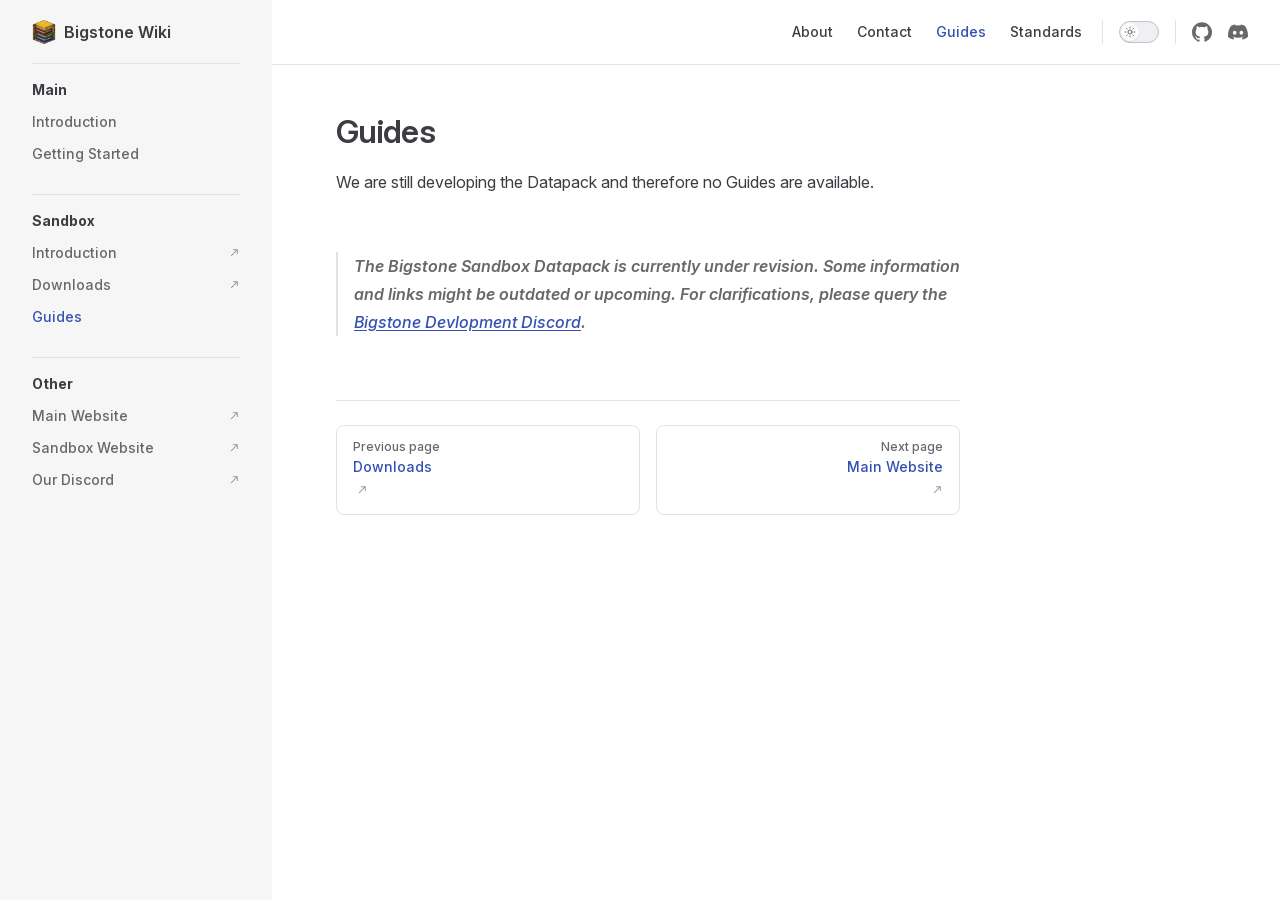
<file: guides.html>
<!DOCTYPE html>
<html lang="en-US" dir="ltr">
  <head>
    <meta charset="utf-8">
    <meta name="viewport" content="width=device-width,initial-scale=1">
    <title>Guides | Bigstone Wiki</title>
    <meta name="description" content="A wiki for Bigstone and our projects! Make sure your components align with the standards.">
    <meta name="generator" content="VitePress v1.6.4">
    <link rel="preload stylesheet" href="/assets/style.B-0MM7Xp.css" as="style">
    <link rel="preload stylesheet" href="/vp-icons.css" as="style">
    
    <script type="module" src="/assets/app.n0qqr9hF.js"></script>
    <link rel="preload" href="/assets/inter-roman-latin.Di8DUHzh.woff2" as="font" type="font/woff2" crossorigin="">
    <link rel="modulepreload" href="/assets/chunks/theme.DVoJRlHv.js">
    <link rel="modulepreload" href="/assets/chunks/framework.Cd-3tpCq.js">
    <link rel="modulepreload" href="/assets/guides.md.BNUlKKcM.lean.js">
    <script id="check-dark-mode">(()=>{const e=localStorage.getItem("vitepress-theme-appearance")||"auto",a=window.matchMedia("(prefers-color-scheme: dark)").matches;(!e||e==="auto"?a:e==="dark")&&document.documentElement.classList.add("dark")})();</script>
    <script id="check-mac-os">document.documentElement.classList.toggle("mac",/Mac|iPhone|iPod|iPad/i.test(navigator.platform));</script>
  </head>
  <body>
    <div id="app"><div class="Layout" data-v-6cbe5e66><!--[--><!--]--><!--[--><span tabindex="-1" data-v-e5f79c78></span><a href="#VPContent" class="VPSkipLink visually-hidden" data-v-e5f79c78>Skip to content</a><!--]--><!----><header class="VPNav" data-v-6cbe5e66 data-v-f9b73971><div class="VPNavBar" data-v-f9b73971 data-v-12b81fc0><div class="wrapper" data-v-12b81fc0><div class="container" data-v-12b81fc0><div class="title" data-v-12b81fc0><div class="VPNavBarTitle has-sidebar" data-v-12b81fc0 data-v-3f01ba57><a class="title" href="/" data-v-3f01ba57><!--[--><!--]--><!--[--><img class="VPImage logo" src="/logo.png" alt data-v-ec341bd3><!--]--><span data-v-3f01ba57>Bigstone Wiki</span><!--[--><!--]--></a></div></div><div class="content" data-v-12b81fc0><div class="content-body" data-v-12b81fc0><!--[--><!--]--><div class="VPNavBarSearch search" data-v-12b81fc0><!----></div><nav aria-labelledby="main-nav-aria-label" class="VPNavBarMenu menu" data-v-12b81fc0 data-v-60cb77b6><span id="main-nav-aria-label" class="visually-hidden" data-v-60cb77b6> Main Navigation </span><!--[--><!--[--><a class="VPLink link VPNavBarMenuLink" href="/about.html" tabindex="0" data-v-60cb77b6 data-v-8c752baf><!--[--><span data-v-8c752baf>About</span><!--]--></a><!--]--><!--[--><a class="VPLink link VPNavBarMenuLink" href="/contact.html" tabindex="0" data-v-60cb77b6 data-v-8c752baf><!--[--><span data-v-8c752baf>Contact</span><!--]--></a><!--]--><!--[--><a class="VPLink link VPNavBarMenuLink active" href="/guides.html" tabindex="0" data-v-60cb77b6 data-v-8c752baf><!--[--><span data-v-8c752baf>Guides</span><!--]--></a><!--]--><!--[--><a class="VPLink link VPNavBarMenuLink" href="/standards.html" tabindex="0" data-v-60cb77b6 data-v-8c752baf><!--[--><span data-v-8c752baf>Standards</span><!--]--></a><!--]--><!--]--></nav><!----><div class="VPNavBarAppearance appearance" data-v-12b81fc0 data-v-5a63e910><button class="VPSwitch VPSwitchAppearance" type="button" role="switch" title aria-checked="false" data-v-5a63e910 data-v-e3b03979 data-v-e0408d54><span class="check" data-v-e0408d54><span class="icon" data-v-e0408d54><!--[--><span class="vpi-sun sun" data-v-e3b03979></span><span class="vpi-moon moon" data-v-e3b03979></span><!--]--></span></span></button></div><div class="VPSocialLinks VPNavBarSocialLinks social-links" data-v-12b81fc0 data-v-583f8902 data-v-0b9dfe66><!--[--><a class="VPSocialLink no-icon" href="https://github.com/BigstoneDevelopment" aria-label="github" target="_blank" rel="noopener" data-v-0b9dfe66 data-v-a99caf09><span class="vpi-social-github"></span></a><a class="VPSocialLink no-icon" href="https://discord.bigstone.dev" aria-label="discord" target="_blank" rel="noopener" data-v-0b9dfe66 data-v-a99caf09><span class="vpi-social-discord"></span></a><!--]--></div><div class="VPFlyout VPNavBarExtra extra" data-v-12b81fc0 data-v-15b3b85a data-v-cc7006d9><button type="button" class="button" aria-haspopup="true" aria-expanded="false" aria-label="extra navigation" data-v-cc7006d9><span class="vpi-more-horizontal icon" data-v-cc7006d9></span></button><div class="menu" data-v-cc7006d9><div class="VPMenu" data-v-cc7006d9 data-v-88dc00a5><!----><!--[--><!--[--><!----><div class="group" data-v-15b3b85a><div class="item appearance" data-v-15b3b85a><p class="label" data-v-15b3b85a>Appearance</p><div class="appearance-action" data-v-15b3b85a><button class="VPSwitch VPSwitchAppearance" type="button" role="switch" title aria-checked="false" data-v-15b3b85a data-v-e3b03979 data-v-e0408d54><span class="check" data-v-e0408d54><span class="icon" data-v-e0408d54><!--[--><span class="vpi-sun sun" data-v-e3b03979></span><span class="vpi-moon moon" data-v-e3b03979></span><!--]--></span></span></button></div></div></div><div class="group" data-v-15b3b85a><div class="item social-links" data-v-15b3b85a><div class="VPSocialLinks social-links-list" data-v-15b3b85a data-v-0b9dfe66><!--[--><a class="VPSocialLink no-icon" href="https://github.com/BigstoneDevelopment" aria-label="github" target="_blank" rel="noopener" data-v-0b9dfe66 data-v-a99caf09><span class="vpi-social-github"></span></a><a class="VPSocialLink no-icon" href="https://discord.bigstone.dev" aria-label="discord" target="_blank" rel="noopener" data-v-0b9dfe66 data-v-a99caf09><span class="vpi-social-discord"></span></a><!--]--></div></div></div><!--]--><!--]--></div></div></div><!--[--><!--]--><button type="button" class="VPNavBarHamburger hamburger" aria-label="mobile navigation" aria-expanded="false" aria-controls="VPNavScreen" data-v-12b81fc0 data-v-8106046a><span class="container" data-v-8106046a><span class="top" data-v-8106046a></span><span class="middle" data-v-8106046a></span><span class="bottom" data-v-8106046a></span></span></button></div></div></div></div><div class="divider" data-v-12b81fc0><div class="divider-line" data-v-12b81fc0></div></div></div><!----></header><div class="VPLocalNav has-sidebar empty" data-v-6cbe5e66 data-v-82f1ae1e><div class="container" data-v-82f1ae1e><button class="menu" aria-expanded="false" aria-controls="VPSidebarNav" data-v-82f1ae1e><span class="vpi-align-left menu-icon" data-v-82f1ae1e></span><span class="menu-text" data-v-82f1ae1e>Menu</span></button><div class="VPLocalNavOutlineDropdown" style="--vp-vh:0px;" data-v-82f1ae1e data-v-58e7097b><button data-v-58e7097b>Return to top</button><!----></div></div></div><aside class="VPSidebar" data-v-6cbe5e66 data-v-0d8deb32><div class="curtain" data-v-0d8deb32></div><nav class="nav" id="VPSidebarNav" aria-labelledby="sidebar-aria-label" tabindex="-1" data-v-0d8deb32><span class="visually-hidden" id="sidebar-aria-label" data-v-0d8deb32> Sidebar Navigation </span><!--[--><!--]--><!--[--><div class="no-transition group" data-v-d67cd199><section class="VPSidebarItem level-0" data-v-d67cd199 data-v-4e2c2a16><div class="item" role="button" tabindex="0" data-v-4e2c2a16><div class="indicator" data-v-4e2c2a16></div><h2 class="text" data-v-4e2c2a16>Main</h2><!----></div><div class="items" data-v-4e2c2a16><!--[--><div class="VPSidebarItem level-1 is-link" data-v-4e2c2a16 data-v-4e2c2a16><div class="item" data-v-4e2c2a16><div class="indicator" data-v-4e2c2a16></div><a class="VPLink link link" href="/about.html" data-v-4e2c2a16><!--[--><p class="text" data-v-4e2c2a16>Introduction</p><!--]--></a><!----></div><!----></div><div class="VPSidebarItem level-1 is-link" data-v-4e2c2a16 data-v-4e2c2a16><div class="item" data-v-4e2c2a16><div class="indicator" data-v-4e2c2a16></div><a class="VPLink link link" href="/standards.html" data-v-4e2c2a16><!--[--><p class="text" data-v-4e2c2a16>Getting Started</p><!--]--></a><!----></div><!----></div><!--]--></div></section></div><div class="no-transition group" data-v-d67cd199><section class="VPSidebarItem level-0 has-active" data-v-d67cd199 data-v-4e2c2a16><div class="item" role="button" tabindex="0" data-v-4e2c2a16><div class="indicator" data-v-4e2c2a16></div><h2 class="text" data-v-4e2c2a16>Sandbox</h2><!----></div><div class="items" data-v-4e2c2a16><!--[--><div class="VPSidebarItem level-1 is-link" data-v-4e2c2a16 data-v-4e2c2a16><div class="item" data-v-4e2c2a16><div class="indicator" data-v-4e2c2a16></div><a class="VPLink link vp-external-link-icon link" href="https://sandbox.bigstone.dev" target="_blank" rel="noreferrer" data-v-4e2c2a16><!--[--><p class="text" data-v-4e2c2a16>Introduction</p><!--]--></a><!----></div><!----></div><div class="VPSidebarItem level-1 is-link" data-v-4e2c2a16 data-v-4e2c2a16><div class="item" data-v-4e2c2a16><div class="indicator" data-v-4e2c2a16></div><a class="VPLink link vp-external-link-icon link" href="https://sandbox.bigstone.dev/downloads" target="_blank" rel="noreferrer" data-v-4e2c2a16><!--[--><p class="text" data-v-4e2c2a16>Downloads</p><!--]--></a><!----></div><!----></div><div class="VPSidebarItem level-1 is-link" data-v-4e2c2a16 data-v-4e2c2a16><div class="item" data-v-4e2c2a16><div class="indicator" data-v-4e2c2a16></div><a class="VPLink link link" href="/guides.html" data-v-4e2c2a16><!--[--><p class="text" data-v-4e2c2a16>Guides</p><!--]--></a><!----></div><!----></div><!--]--></div></section></div><div class="no-transition group" data-v-d67cd199><section class="VPSidebarItem level-0" data-v-d67cd199 data-v-4e2c2a16><div class="item" role="button" tabindex="0" data-v-4e2c2a16><div class="indicator" data-v-4e2c2a16></div><h2 class="text" data-v-4e2c2a16>Other</h2><!----></div><div class="items" data-v-4e2c2a16><!--[--><div class="VPSidebarItem level-1 is-link" data-v-4e2c2a16 data-v-4e2c2a16><div class="item" data-v-4e2c2a16><div class="indicator" data-v-4e2c2a16></div><a class="VPLink link vp-external-link-icon link" href="https://bigstone.dev" target="_blank" rel="noreferrer" data-v-4e2c2a16><!--[--><p class="text" data-v-4e2c2a16>Main Website</p><!--]--></a><!----></div><!----></div><div class="VPSidebarItem level-1 is-link" data-v-4e2c2a16 data-v-4e2c2a16><div class="item" data-v-4e2c2a16><div class="indicator" data-v-4e2c2a16></div><a class="VPLink link vp-external-link-icon link" href="https://sandbox.bigstone.dev" target="_blank" rel="noreferrer" data-v-4e2c2a16><!--[--><p class="text" data-v-4e2c2a16>Sandbox Website</p><!--]--></a><!----></div><!----></div><div class="VPSidebarItem level-1 is-link" data-v-4e2c2a16 data-v-4e2c2a16><div class="item" data-v-4e2c2a16><div class="indicator" data-v-4e2c2a16></div><a class="VPLink link vp-external-link-icon link" href="https://discord.bigstone.dev" target="_blank" rel="noreferrer" data-v-4e2c2a16><!--[--><p class="text" data-v-4e2c2a16>Our Discord</p><!--]--></a><!----></div><!----></div><!--]--></div></section></div><!--]--><!--[--><!--]--></nav></aside><div class="VPContent has-sidebar" id="VPContent" data-v-6cbe5e66 data-v-a0300e00><div class="VPDoc has-sidebar has-aside" data-v-a0300e00 data-v-d74fc6e1><!--[--><!--]--><div class="container" data-v-d74fc6e1><div class="aside" data-v-d74fc6e1><div class="aside-curtain" data-v-d74fc6e1></div><div class="aside-container" data-v-d74fc6e1><div class="aside-content" data-v-d74fc6e1><div class="VPDocAside" data-v-d74fc6e1 data-v-bece8c9d><!--[--><!--]--><!--[--><!--]--><nav aria-labelledby="doc-outline-aria-label" class="VPDocAsideOutline" data-v-bece8c9d data-v-fba0f0e0><div class="content" data-v-fba0f0e0><div class="outline-marker" data-v-fba0f0e0></div><div aria-level="2" class="outline-title" id="doc-outline-aria-label" role="heading" data-v-fba0f0e0>On this page</div><ul class="VPDocOutlineItem root" data-v-fba0f0e0 data-v-28725ec9><!--[--><!--]--></ul></div></nav><!--[--><!--]--><div class="spacer" data-v-bece8c9d></div><!--[--><!--]--><!----><!--[--><!--]--><!--[--><!--]--></div></div></div></div><div class="content" data-v-d74fc6e1><div class="content-container" data-v-d74fc6e1><!--[--><!--]--><main class="main" data-v-d74fc6e1><div style="position:relative;" class="vp-doc _guides" data-v-d74fc6e1><div><h1 id="guides" tabindex="-1">Guides <a class="header-anchor" href="#guides" aria-label="Permalink to &quot;Guides&quot;">​</a></h1><p>We are still developing the Datapack and therefore no Guides are available.</p><br><blockquote><p><em><strong>The Bigstone Sandbox Datapack is currently under revision. Some information and links might be outdated or upcoming. For clarifications, please query the <a href="https://discord.bigstone.dev" target="_blank" rel="noreferrer">Bigstone Devlopment Discord</a>.</strong></em></p></blockquote></div></div></main><footer class="VPDocFooter" data-v-d74fc6e1 data-v-afbd9d0f><!--[--><!--]--><!----><nav class="prev-next" aria-labelledby="doc-footer-aria-label" data-v-afbd9d0f><span class="visually-hidden" id="doc-footer-aria-label" data-v-afbd9d0f>Pager</span><div class="pager" data-v-afbd9d0f><a class="VPLink link vp-external-link-icon pager-link prev" href="https://sandbox.bigstone.dev/downloads" target="_blank" rel="noreferrer" data-v-afbd9d0f><!--[--><span class="desc" data-v-afbd9d0f>Previous page</span><span class="title" data-v-afbd9d0f>Downloads</span><!--]--></a></div><div class="pager" data-v-afbd9d0f><a class="VPLink link vp-external-link-icon pager-link next" href="https://bigstone.dev" target="_blank" rel="noreferrer" data-v-afbd9d0f><!--[--><span class="desc" data-v-afbd9d0f>Next page</span><span class="title" data-v-afbd9d0f>Main Website</span><!--]--></a></div></nav></footer><!--[--><!--]--></div></div></div><!--[--><!--]--></div></div><footer class="VPFooter has-sidebar" data-v-6cbe5e66 data-v-b95a5859><div class="container" data-v-b95a5859><p class="message" data-v-b95a5859>Released under the CC BY-NC-ND 4.0 License.</p><p class="copyright" data-v-b95a5859>Copyright © 2025-present Bigstone Development</p></div></footer><!--[--><!--]--></div></div>
    <script>window.__VP_HASH_MAP__=JSON.parse("{\"about.md\":\"C_ismLFi\",\"contact.md\":\"C6onzs6q\",\"guides.md\":\"BNUlKKcM\",\"index.md\":\"B9KwWx_d\",\"standards.md\":\"DsFItup3\"}");window.__VP_SITE_DATA__=JSON.parse("{\"lang\":\"en-US\",\"dir\":\"ltr\",\"title\":\"Bigstone Wiki\",\"description\":\"A wiki for Bigstone and our projects! Make sure your components align with the standards.\",\"base\":\"/\",\"head\":[],\"router\":{\"prefetchLinks\":true},\"appearance\":true,\"themeConfig\":{\"logo\":\"/logo.png\",\"siteTitle\":\"Bigstone Wiki\",\"footer\":{\"message\":\"Released under the CC BY-NC-ND 4.0 License.\",\"copyright\":\"Copyright © 2025-present Bigstone Development\"},\"nav\":[{\"text\":\"About\",\"link\":\"/about\"},{\"text\":\"Contact\",\"link\":\"/contact\"},{\"text\":\"Guides\",\"link\":\"/guides\"},{\"text\":\"Standards\",\"link\":\"/standards\"}],\"sidebar\":[{\"text\":\"Main\",\"collapsible\":true,\"items\":[{\"text\":\"Introduction\",\"link\":\"/about\"},{\"text\":\"Getting Started\",\"link\":\"/standards\"}]},{\"text\":\"Sandbox\",\"collapsible\":false,\"items\":[{\"text\":\"Introduction\",\"link\":\"https://sandbox.bigstone.dev\"},{\"text\":\"Downloads\",\"link\":\"https://sandbox.bigstone.dev/downloads\"},{\"text\":\"Guides\",\"link\":\"/guides\"}]},{\"text\":\"Other\",\"collapsible\":true,\"items\":[{\"text\":\"Main Website\",\"link\":\"https://bigstone.dev\"},{\"text\":\"Sandbox Website\",\"link\":\"https://sandbox.bigstone.dev\"},{\"text\":\"Our Discord\",\"link\":\"https://discord.bigstone.dev\"}]}],\"socialLinks\":[{\"icon\":\"github\",\"link\":\"https://github.com/BigstoneDevelopment\"},{\"icon\":\"discord\",\"link\":\"https://discord.bigstone.dev\",\"target\":\"_blank\"}]},\"locales\":{},\"scrollOffset\":134,\"cleanUrls\":false}");</script>
    
  </body>
</html>
</file>
<file: assets/style.B-0MM7Xp.css>
@font-face{font-family:Inter;font-style:normal;font-weight:100 900;font-display:swap;src:url(/assets/inter-roman-cyrillic-ext.BBPuwvHQ.woff2) format("woff2");unicode-range:U+0460-052F,U+1C80-1C88,U+20B4,U+2DE0-2DFF,U+A640-A69F,U+FE2E-FE2F}@font-face{font-family:Inter;font-style:normal;font-weight:100 900;font-display:swap;src:url(/assets/inter-roman-cyrillic.C5lxZ8CY.woff2) format("woff2");unicode-range:U+0301,U+0400-045F,U+0490-0491,U+04B0-04B1,U+2116}@font-face{font-family:Inter;font-style:normal;font-weight:100 900;font-display:swap;src:url(/assets/inter-roman-greek-ext.CqjqNYQ-.woff2) format("woff2");unicode-range:U+1F00-1FFF}@font-face{font-family:Inter;font-style:normal;font-weight:100 900;font-display:swap;src:url(/assets/inter-roman-greek.BBVDIX6e.woff2) format("woff2");unicode-range:U+0370-0377,U+037A-037F,U+0384-038A,U+038C,U+038E-03A1,U+03A3-03FF}@font-face{font-family:Inter;font-style:normal;font-weight:100 900;font-display:swap;src:url(/assets/inter-roman-vietnamese.BjW4sHH5.woff2) format("woff2");unicode-range:U+0102-0103,U+0110-0111,U+0128-0129,U+0168-0169,U+01A0-01A1,U+01AF-01B0,U+0300-0301,U+0303-0304,U+0308-0309,U+0323,U+0329,U+1EA0-1EF9,U+20AB}@font-face{font-family:Inter;font-style:normal;font-weight:100 900;font-display:swap;src:url(/assets/inter-roman-latin-ext.4ZJIpNVo.woff2) format("woff2");unicode-range:U+0100-02AF,U+0304,U+0308,U+0329,U+1E00-1E9F,U+1EF2-1EFF,U+2020,U+20A0-20AB,U+20AD-20C0,U+2113,U+2C60-2C7F,U+A720-A7FF}@font-face{font-family:Inter;font-style:normal;font-weight:100 900;font-display:swap;src:url(/assets/inter-roman-latin.Di8DUHzh.woff2) format("woff2");unicode-range:U+0000-00FF,U+0131,U+0152-0153,U+02BB-02BC,U+02C6,U+02DA,U+02DC,U+0304,U+0308,U+0329,U+2000-206F,U+2074,U+20AC,U+2122,U+2191,U+2193,U+2212,U+2215,U+FEFF,U+FFFD}@font-face{font-family:Inter;font-style:italic;font-weight:100 900;font-display:swap;src:url(/assets/inter-italic-cyrillic-ext.r48I6akx.woff2) format("woff2");unicode-range:U+0460-052F,U+1C80-1C88,U+20B4,U+2DE0-2DFF,U+A640-A69F,U+FE2E-FE2F}@font-face{font-family:Inter;font-style:italic;font-weight:100 900;font-display:swap;src:url(/assets/inter-italic-cyrillic.By2_1cv3.woff2) format("woff2");unicode-range:U+0301,U+0400-045F,U+0490-0491,U+04B0-04B1,U+2116}@font-face{font-family:Inter;font-style:italic;font-weight:100 900;font-display:swap;src:url(/assets/inter-italic-greek-ext.1u6EdAuj.woff2) format("woff2");unicode-range:U+1F00-1FFF}@font-face{font-family:Inter;font-style:italic;font-weight:100 900;font-display:swap;src:url(/assets/inter-italic-greek.DJ8dCoTZ.woff2) format("woff2");unicode-range:U+0370-0377,U+037A-037F,U+0384-038A,U+038C,U+038E-03A1,U+03A3-03FF}@font-face{font-family:Inter;font-style:italic;font-weight:100 900;font-display:swap;src:url(/assets/inter-italic-vietnamese.BSbpV94h.woff2) format("woff2");unicode-range:U+0102-0103,U+0110-0111,U+0128-0129,U+0168-0169,U+01A0-01A1,U+01AF-01B0,U+0300-0301,U+0303-0304,U+0308-0309,U+0323,U+0329,U+1EA0-1EF9,U+20AB}@font-face{font-family:Inter;font-style:italic;font-weight:100 900;font-display:swap;src:url(/assets/inter-italic-latin-ext.CN1xVJS-.woff2) format("woff2");unicode-range:U+0100-02AF,U+0304,U+0308,U+0329,U+1E00-1E9F,U+1EF2-1EFF,U+2020,U+20A0-20AB,U+20AD-20C0,U+2113,U+2C60-2C7F,U+A720-A7FF}@font-face{font-family:Inter;font-style:italic;font-weight:100 900;font-display:swap;src:url(/assets/inter-italic-latin.C2AdPX0b.woff2) format("woff2");unicode-range:U+0000-00FF,U+0131,U+0152-0153,U+02BB-02BC,U+02C6,U+02DA,U+02DC,U+0304,U+0308,U+0329,U+2000-206F,U+2074,U+20AC,U+2122,U+2191,U+2193,U+2212,U+2215,U+FEFF,U+FFFD}@font-face{font-family:Punctuation SC;font-weight:400;src:local("PingFang SC Regular"),local("Noto Sans CJK SC"),local("Microsoft YaHei");unicode-range:U+201C,U+201D,U+2018,U+2019,U+2E3A,U+2014,U+2013,U+2026,U+00B7,U+007E,U+002F}@font-face{font-family:Punctuation SC;font-weight:500;src:local("PingFang SC Medium"),local("Noto Sans CJK SC"),local("Microsoft YaHei");unicode-range:U+201C,U+201D,U+2018,U+2019,U+2E3A,U+2014,U+2013,U+2026,U+00B7,U+007E,U+002F}@font-face{font-family:Punctuation SC;font-weight:600;src:local("PingFang SC Semibold"),local("Noto Sans CJK SC Bold"),local("Microsoft YaHei Bold");unicode-range:U+201C,U+201D,U+2018,U+2019,U+2E3A,U+2014,U+2013,U+2026,U+00B7,U+007E,U+002F}@font-face{font-family:Punctuation SC;font-weight:700;src:local("PingFang SC Semibold"),local("Noto Sans CJK SC Bold"),local("Microsoft YaHei Bold");unicode-range:U+201C,U+201D,U+2018,U+2019,U+2E3A,U+2014,U+2013,U+2026,U+00B7,U+007E,U+002F}:root{--vp-c-white: #ffffff;--vp-c-black: #000000;--vp-c-neutral: var(--vp-c-black);--vp-c-neutral-inverse: var(--vp-c-white)}.dark{--vp-c-neutral: var(--vp-c-white);--vp-c-neutral-inverse: var(--vp-c-black)}:root{--vp-c-gray-1: #dddde3;--vp-c-gray-2: #e4e4e9;--vp-c-gray-3: #ebebef;--vp-c-gray-soft: rgba(142, 150, 170, .14);--vp-c-indigo-1: #3451b2;--vp-c-indigo-2: #3a5ccc;--vp-c-indigo-3: #5672cd;--vp-c-indigo-soft: rgba(100, 108, 255, .14);--vp-c-purple-1: #6f42c1;--vp-c-purple-2: #7e4cc9;--vp-c-purple-3: #8e5cd9;--vp-c-purple-soft: rgba(159, 122, 234, .14);--vp-c-green-1: #18794e;--vp-c-green-2: #299764;--vp-c-green-3: #30a46c;--vp-c-green-soft: rgba(16, 185, 129, .14);--vp-c-yellow-1: #915930;--vp-c-yellow-2: #946300;--vp-c-yellow-3: #9f6a00;--vp-c-yellow-soft: rgba(234, 179, 8, .14);--vp-c-red-1: #b8272c;--vp-c-red-2: #d5393e;--vp-c-red-3: #e0575b;--vp-c-red-soft: rgba(244, 63, 94, .14);--vp-c-sponsor: #db2777}.dark{--vp-c-gray-1: #515c67;--vp-c-gray-2: #414853;--vp-c-gray-3: #32363f;--vp-c-gray-soft: rgba(101, 117, 133, .16);--vp-c-indigo-1: #a8b1ff;--vp-c-indigo-2: #5c73e7;--vp-c-indigo-3: #3e63dd;--vp-c-indigo-soft: rgba(100, 108, 255, .16);--vp-c-purple-1: #c8abfa;--vp-c-purple-2: #a879e6;--vp-c-purple-3: #8e5cd9;--vp-c-purple-soft: rgba(159, 122, 234, .16);--vp-c-green-1: #3dd68c;--vp-c-green-2: #30a46c;--vp-c-green-3: #298459;--vp-c-green-soft: rgba(16, 185, 129, .16);--vp-c-yellow-1: #f9b44e;--vp-c-yellow-2: #da8b17;--vp-c-yellow-3: #a46a0a;--vp-c-yellow-soft: rgba(234, 179, 8, .16);--vp-c-red-1: #f66f81;--vp-c-red-2: #f14158;--vp-c-red-3: #b62a3c;--vp-c-red-soft: rgba(244, 63, 94, .16)}:root{--vp-c-bg: #ffffff;--vp-c-bg-alt: #f6f6f7;--vp-c-bg-elv: #ffffff;--vp-c-bg-soft: #f6f6f7}.dark{--vp-c-bg: #1b1b1f;--vp-c-bg-alt: #161618;--vp-c-bg-elv: #202127;--vp-c-bg-soft: #202127}:root{--vp-c-border: #c2c2c4;--vp-c-divider: #e2e2e3;--vp-c-gutter: #e2e2e3}.dark{--vp-c-border: #3c3f44;--vp-c-divider: #2e2e32;--vp-c-gutter: #000000}:root{--vp-c-text-1: #3c3c43;--vp-c-text-2: #67676c;--vp-c-text-3: #929295}.dark{--vp-c-text-1: #dfdfd6;--vp-c-text-2: #98989f;--vp-c-text-3: #6a6a71}:root{--vp-c-default-1: var(--vp-c-gray-1);--vp-c-default-2: var(--vp-c-gray-2);--vp-c-default-3: var(--vp-c-gray-3);--vp-c-default-soft: var(--vp-c-gray-soft);--vp-c-brand-1: var(--vp-c-indigo-1);--vp-c-brand-2: var(--vp-c-indigo-2);--vp-c-brand-3: var(--vp-c-indigo-3);--vp-c-brand-soft: var(--vp-c-indigo-soft);--vp-c-brand: var(--vp-c-brand-1);--vp-c-tip-1: var(--vp-c-brand-1);--vp-c-tip-2: var(--vp-c-brand-2);--vp-c-tip-3: var(--vp-c-brand-3);--vp-c-tip-soft: var(--vp-c-brand-soft);--vp-c-note-1: var(--vp-c-brand-1);--vp-c-note-2: var(--vp-c-brand-2);--vp-c-note-3: var(--vp-c-brand-3);--vp-c-note-soft: var(--vp-c-brand-soft);--vp-c-success-1: var(--vp-c-green-1);--vp-c-success-2: var(--vp-c-green-2);--vp-c-success-3: var(--vp-c-green-3);--vp-c-success-soft: var(--vp-c-green-soft);--vp-c-important-1: var(--vp-c-purple-1);--vp-c-important-2: var(--vp-c-purple-2);--vp-c-important-3: var(--vp-c-purple-3);--vp-c-important-soft: var(--vp-c-purple-soft);--vp-c-warning-1: var(--vp-c-yellow-1);--vp-c-warning-2: var(--vp-c-yellow-2);--vp-c-warning-3: var(--vp-c-yellow-3);--vp-c-warning-soft: var(--vp-c-yellow-soft);--vp-c-danger-1: var(--vp-c-red-1);--vp-c-danger-2: var(--vp-c-red-2);--vp-c-danger-3: var(--vp-c-red-3);--vp-c-danger-soft: var(--vp-c-red-soft);--vp-c-caution-1: var(--vp-c-red-1);--vp-c-caution-2: var(--vp-c-red-2);--vp-c-caution-3: var(--vp-c-red-3);--vp-c-caution-soft: var(--vp-c-red-soft)}:root{--vp-font-family-base: "Inter", ui-sans-serif, system-ui, sans-serif, "Apple Color Emoji", "Segoe UI Emoji", "Segoe UI Symbol", "Noto Color Emoji";--vp-font-family-mono: ui-monospace, "Menlo", "Monaco", "Consolas", "Liberation Mono", "Courier New", monospace;font-optical-sizing:auto}:root:where(:lang(zh)){--vp-font-family-base: "Punctuation SC", "Inter", ui-sans-serif, system-ui, sans-serif, "Apple Color Emoji", "Segoe UI Emoji", "Segoe UI Symbol", "Noto Color Emoji"}:root{--vp-shadow-1: 0 1px 2px rgba(0, 0, 0, .04), 0 1px 2px rgba(0, 0, 0, .06);--vp-shadow-2: 0 3px 12px rgba(0, 0, 0, .07), 0 1px 4px rgba(0, 0, 0, .07);--vp-shadow-3: 0 12px 32px rgba(0, 0, 0, .1), 0 2px 6px rgba(0, 0, 0, .08);--vp-shadow-4: 0 14px 44px rgba(0, 0, 0, .12), 0 3px 9px rgba(0, 0, 0, .12);--vp-shadow-5: 0 18px 56px rgba(0, 0, 0, .16), 0 4px 12px rgba(0, 0, 0, .16)}:root{--vp-z-index-footer: 10;--vp-z-index-local-nav: 20;--vp-z-index-nav: 30;--vp-z-index-layout-top: 40;--vp-z-index-backdrop: 50;--vp-z-index-sidebar: 60}@media (min-width: 960px){:root{--vp-z-index-sidebar: 25}}:root{--vp-layout-max-width: 1440px}:root{--vp-header-anchor-symbol: "#"}:root{--vp-code-line-height: 1.7;--vp-code-font-size: .875em;--vp-code-color: var(--vp-c-brand-1);--vp-code-link-color: var(--vp-c-brand-1);--vp-code-link-hover-color: var(--vp-c-brand-2);--vp-code-bg: var(--vp-c-default-soft);--vp-code-block-color: var(--vp-c-text-2);--vp-code-block-bg: var(--vp-c-bg-alt);--vp-code-block-divider-color: var(--vp-c-gutter);--vp-code-lang-color: var(--vp-c-text-3);--vp-code-line-highlight-color: var(--vp-c-default-soft);--vp-code-line-number-color: var(--vp-c-text-3);--vp-code-line-diff-add-color: var(--vp-c-success-soft);--vp-code-line-diff-add-symbol-color: var(--vp-c-success-1);--vp-code-line-diff-remove-color: var(--vp-c-danger-soft);--vp-code-line-diff-remove-symbol-color: var(--vp-c-danger-1);--vp-code-line-warning-color: var(--vp-c-warning-soft);--vp-code-line-error-color: var(--vp-c-danger-soft);--vp-code-copy-code-border-color: var(--vp-c-divider);--vp-code-copy-code-bg: var(--vp-c-bg-soft);--vp-code-copy-code-hover-border-color: var(--vp-c-divider);--vp-code-copy-code-hover-bg: var(--vp-c-bg);--vp-code-copy-code-active-text: var(--vp-c-text-2);--vp-code-copy-copied-text-content: "Copied";--vp-code-tab-divider: var(--vp-code-block-divider-color);--vp-code-tab-text-color: var(--vp-c-text-2);--vp-code-tab-bg: var(--vp-code-block-bg);--vp-code-tab-hover-text-color: var(--vp-c-text-1);--vp-code-tab-active-text-color: var(--vp-c-text-1);--vp-code-tab-active-bar-color: var(--vp-c-brand-1)}:lang(es),:lang(pt){--vp-code-copy-copied-text-content: "Copiado"}:lang(fa){--vp-code-copy-copied-text-content: "کپی شد"}:lang(ko){--vp-code-copy-copied-text-content: "복사됨"}:lang(ru){--vp-code-copy-copied-text-content: "Скопировано"}:lang(zh){--vp-code-copy-copied-text-content: "已复制"}:root{--vp-button-brand-border: transparent;--vp-button-brand-text: var(--vp-c-white);--vp-button-brand-bg: var(--vp-c-brand-3);--vp-button-brand-hover-border: transparent;--vp-button-brand-hover-text: var(--vp-c-white);--vp-button-brand-hover-bg: var(--vp-c-brand-2);--vp-button-brand-active-border: transparent;--vp-button-brand-active-text: var(--vp-c-white);--vp-button-brand-active-bg: var(--vp-c-brand-1);--vp-button-alt-border: transparent;--vp-button-alt-text: var(--vp-c-text-1);--vp-button-alt-bg: var(--vp-c-default-3);--vp-button-alt-hover-border: transparent;--vp-button-alt-hover-text: var(--vp-c-text-1);--vp-button-alt-hover-bg: var(--vp-c-default-2);--vp-button-alt-active-border: transparent;--vp-button-alt-active-text: var(--vp-c-text-1);--vp-button-alt-active-bg: var(--vp-c-default-1);--vp-button-sponsor-border: var(--vp-c-text-2);--vp-button-sponsor-text: var(--vp-c-text-2);--vp-button-sponsor-bg: transparent;--vp-button-sponsor-hover-border: var(--vp-c-sponsor);--vp-button-sponsor-hover-text: var(--vp-c-sponsor);--vp-button-sponsor-hover-bg: transparent;--vp-button-sponsor-active-border: var(--vp-c-sponsor);--vp-button-sponsor-active-text: var(--vp-c-sponsor);--vp-button-sponsor-active-bg: transparent}:root{--vp-custom-block-font-size: 14px;--vp-custom-block-code-font-size: 13px;--vp-custom-block-info-border: transparent;--vp-custom-block-info-text: var(--vp-c-text-1);--vp-custom-block-info-bg: var(--vp-c-default-soft);--vp-custom-block-info-code-bg: var(--vp-c-default-soft);--vp-custom-block-note-border: transparent;--vp-custom-block-note-text: var(--vp-c-text-1);--vp-custom-block-note-bg: var(--vp-c-default-soft);--vp-custom-block-note-code-bg: var(--vp-c-default-soft);--vp-custom-block-tip-border: transparent;--vp-custom-block-tip-text: var(--vp-c-text-1);--vp-custom-block-tip-bg: var(--vp-c-tip-soft);--vp-custom-block-tip-code-bg: var(--vp-c-tip-soft);--vp-custom-block-important-border: transparent;--vp-custom-block-important-text: var(--vp-c-text-1);--vp-custom-block-important-bg: var(--vp-c-important-soft);--vp-custom-block-important-code-bg: var(--vp-c-important-soft);--vp-custom-block-warning-border: transparent;--vp-custom-block-warning-text: var(--vp-c-text-1);--vp-custom-block-warning-bg: var(--vp-c-warning-soft);--vp-custom-block-warning-code-bg: var(--vp-c-warning-soft);--vp-custom-block-danger-border: transparent;--vp-custom-block-danger-text: var(--vp-c-text-1);--vp-custom-block-danger-bg: var(--vp-c-danger-soft);--vp-custom-block-danger-code-bg: var(--vp-c-danger-soft);--vp-custom-block-caution-border: transparent;--vp-custom-block-caution-text: var(--vp-c-text-1);--vp-custom-block-caution-bg: var(--vp-c-caution-soft);--vp-custom-block-caution-code-bg: var(--vp-c-caution-soft);--vp-custom-block-details-border: var(--vp-custom-block-info-border);--vp-custom-block-details-text: var(--vp-custom-block-info-text);--vp-custom-block-details-bg: var(--vp-custom-block-info-bg);--vp-custom-block-details-code-bg: var(--vp-custom-block-info-code-bg)}:root{--vp-input-border-color: var(--vp-c-border);--vp-input-bg-color: var(--vp-c-bg-alt);--vp-input-switch-bg-color: var(--vp-c-default-soft)}:root{--vp-nav-height: 64px;--vp-nav-bg-color: var(--vp-c-bg);--vp-nav-screen-bg-color: var(--vp-c-bg);--vp-nav-logo-height: 24px}.hide-nav{--vp-nav-height: 0px}.hide-nav .VPSidebar{--vp-nav-height: 22px}:root{--vp-local-nav-bg-color: var(--vp-c-bg)}:root{--vp-sidebar-width: 272px;--vp-sidebar-bg-color: var(--vp-c-bg-alt)}:root{--vp-backdrop-bg-color: rgba(0, 0, 0, .6)}:root{--vp-home-hero-name-color: var(--vp-c-brand-1);--vp-home-hero-name-background: transparent;--vp-home-hero-image-background-image: none;--vp-home-hero-image-filter: none}:root{--vp-badge-info-border: transparent;--vp-badge-info-text: var(--vp-c-text-2);--vp-badge-info-bg: var(--vp-c-default-soft);--vp-badge-tip-border: transparent;--vp-badge-tip-text: var(--vp-c-tip-1);--vp-badge-tip-bg: var(--vp-c-tip-soft);--vp-badge-warning-border: transparent;--vp-badge-warning-text: var(--vp-c-warning-1);--vp-badge-warning-bg: var(--vp-c-warning-soft);--vp-badge-danger-border: transparent;--vp-badge-danger-text: var(--vp-c-danger-1);--vp-badge-danger-bg: var(--vp-c-danger-soft)}:root{--vp-carbon-ads-text-color: var(--vp-c-text-1);--vp-carbon-ads-poweredby-color: var(--vp-c-text-2);--vp-carbon-ads-bg-color: var(--vp-c-bg-soft);--vp-carbon-ads-hover-text-color: var(--vp-c-brand-1);--vp-carbon-ads-hover-poweredby-color: var(--vp-c-text-1)}:root{--vp-local-search-bg: var(--vp-c-bg);--vp-local-search-result-bg: var(--vp-c-bg);--vp-local-search-result-border: var(--vp-c-divider);--vp-local-search-result-selected-bg: var(--vp-c-bg);--vp-local-search-result-selected-border: var(--vp-c-brand-1);--vp-local-search-highlight-bg: var(--vp-c-brand-1);--vp-local-search-highlight-text: var(--vp-c-neutral-inverse)}@media (prefers-reduced-motion: reduce){*,:before,:after{animation-delay:-1ms!important;animation-duration:1ms!important;animation-iteration-count:1!important;background-attachment:initial!important;scroll-behavior:auto!important;transition-duration:0s!important;transition-delay:0s!important}}*,:before,:after{box-sizing:border-box}html{line-height:1.4;font-size:16px;-webkit-text-size-adjust:100%}html.dark{color-scheme:dark}body{margin:0;width:100%;min-width:320px;min-height:100vh;line-height:24px;font-family:var(--vp-font-family-base);font-size:16px;font-weight:400;color:var(--vp-c-text-1);background-color:var(--vp-c-bg);font-synthesis:style;text-rendering:optimizeLegibility;-webkit-font-smoothing:antialiased;-moz-osx-font-smoothing:grayscale}main{display:block}h1,h2,h3,h4,h5,h6{margin:0;line-height:24px;font-size:16px;font-weight:400}p{margin:0}strong,b{font-weight:600}a,area,button,[role=button],input,label,select,summary,textarea{touch-action:manipulation}a{color:inherit;text-decoration:inherit}ol,ul{list-style:none;margin:0;padding:0}blockquote{margin:0}pre,code,kbd,samp{font-family:var(--vp-font-family-mono)}img,svg,video,canvas,audio,iframe,embed,object{display:block}figure{margin:0}img,video{max-width:100%;height:auto}button,input,optgroup,select,textarea{border:0;padding:0;line-height:inherit;color:inherit}button{padding:0;font-family:inherit;background-color:transparent;background-image:none}button:enabled,[role=button]:enabled{cursor:pointer}button:focus,button:focus-visible{outline:1px dotted;outline:4px auto -webkit-focus-ring-color}button:focus:not(:focus-visible){outline:none!important}input:focus,textarea:focus,select:focus{outline:none}table{border-collapse:collapse}input{background-color:transparent}input:-ms-input-placeholder,textarea:-ms-input-placeholder{color:var(--vp-c-text-3)}input::-ms-input-placeholder,textarea::-ms-input-placeholder{color:var(--vp-c-text-3)}input::placeholder,textarea::placeholder{color:var(--vp-c-text-3)}input::-webkit-outer-spin-button,input::-webkit-inner-spin-button{-webkit-appearance:none;margin:0}input[type=number]{-moz-appearance:textfield}textarea{resize:vertical}select{-webkit-appearance:none}fieldset{margin:0;padding:0}h1,h2,h3,h4,h5,h6,li,p{overflow-wrap:break-word}vite-error-overlay{z-index:9999}mjx-container{overflow-x:auto}mjx-container>svg{display:inline-block;margin:auto}[class^=vpi-],[class*=" vpi-"],.vp-icon{width:1em;height:1em}[class^=vpi-].bg,[class*=" vpi-"].bg,.vp-icon.bg{background-size:100% 100%;background-color:transparent}[class^=vpi-]:not(.bg),[class*=" vpi-"]:not(.bg),.vp-icon:not(.bg){-webkit-mask:var(--icon) no-repeat;mask:var(--icon) no-repeat;-webkit-mask-size:100% 100%;mask-size:100% 100%;background-color:currentColor;color:inherit}.vpi-align-left{--icon: url("data:image/svg+xml,%3Csvg xmlns='http://www.w3.org/2000/svg' fill='none' stroke='currentColor' stroke-linecap='round' stroke-linejoin='round' stroke-width='2' viewBox='0 0 24 24'%3E%3Cpath d='M21 6H3M15 12H3M17 18H3'/%3E%3C/svg%3E")}.vpi-arrow-right,.vpi-arrow-down,.vpi-arrow-left,.vpi-arrow-up{--icon: url("data:image/svg+xml,%3Csvg xmlns='http://www.w3.org/2000/svg' fill='none' stroke='currentColor' stroke-linecap='round' stroke-linejoin='round' stroke-width='2' viewBox='0 0 24 24'%3E%3Cpath d='M5 12h14M12 5l7 7-7 7'/%3E%3C/svg%3E")}.vpi-chevron-right,.vpi-chevron-down,.vpi-chevron-left,.vpi-chevron-up{--icon: url("data:image/svg+xml,%3Csvg xmlns='http://www.w3.org/2000/svg' fill='none' stroke='currentColor' stroke-linecap='round' stroke-linejoin='round' stroke-width='2' viewBox='0 0 24 24'%3E%3Cpath d='m9 18 6-6-6-6'/%3E%3C/svg%3E")}.vpi-chevron-down,.vpi-arrow-down{transform:rotate(90deg)}.vpi-chevron-left,.vpi-arrow-left{transform:rotate(180deg)}.vpi-chevron-up,.vpi-arrow-up{transform:rotate(-90deg)}.vpi-square-pen{--icon: url("data:image/svg+xml,%3Csvg xmlns='http://www.w3.org/2000/svg' fill='none' stroke='currentColor' stroke-linecap='round' stroke-linejoin='round' stroke-width='2' viewBox='0 0 24 24'%3E%3Cpath d='M12 3H5a2 2 0 0 0-2 2v14a2 2 0 0 0 2 2h14a2 2 0 0 0 2-2v-7'/%3E%3Cpath d='M18.375 2.625a2.121 2.121 0 1 1 3 3L12 15l-4 1 1-4Z'/%3E%3C/svg%3E")}.vpi-plus{--icon: url("data:image/svg+xml,%3Csvg xmlns='http://www.w3.org/2000/svg' fill='none' stroke='currentColor' stroke-linecap='round' stroke-linejoin='round' stroke-width='2' viewBox='0 0 24 24'%3E%3Cpath d='M5 12h14M12 5v14'/%3E%3C/svg%3E")}.vpi-sun{--icon: url("data:image/svg+xml,%3Csvg xmlns='http://www.w3.org/2000/svg' fill='none' stroke='currentColor' stroke-linecap='round' stroke-linejoin='round' stroke-width='2' viewBox='0 0 24 24'%3E%3Ccircle cx='12' cy='12' r='4'/%3E%3Cpath d='M12 2v2M12 20v2M4.93 4.93l1.41 1.41M17.66 17.66l1.41 1.41M2 12h2M20 12h2M6.34 17.66l-1.41 1.41M19.07 4.93l-1.41 1.41'/%3E%3C/svg%3E")}.vpi-moon{--icon: url("data:image/svg+xml,%3Csvg xmlns='http://www.w3.org/2000/svg' fill='none' stroke='currentColor' stroke-linecap='round' stroke-linejoin='round' stroke-width='2' viewBox='0 0 24 24'%3E%3Cpath d='M12 3a6 6 0 0 0 9 9 9 9 0 1 1-9-9Z'/%3E%3C/svg%3E")}.vpi-more-horizontal{--icon: url("data:image/svg+xml,%3Csvg xmlns='http://www.w3.org/2000/svg' fill='none' stroke='currentColor' stroke-linecap='round' stroke-linejoin='round' stroke-width='2' viewBox='0 0 24 24'%3E%3Ccircle cx='12' cy='12' r='1'/%3E%3Ccircle cx='19' cy='12' r='1'/%3E%3Ccircle cx='5' cy='12' r='1'/%3E%3C/svg%3E")}.vpi-languages{--icon: url("data:image/svg+xml,%3Csvg xmlns='http://www.w3.org/2000/svg' fill='none' stroke='currentColor' stroke-linecap='round' stroke-linejoin='round' stroke-width='2' viewBox='0 0 24 24'%3E%3Cpath d='m5 8 6 6M4 14l6-6 2-3M2 5h12M7 2h1M22 22l-5-10-5 10M14 18h6'/%3E%3C/svg%3E")}.vpi-heart{--icon: url("data:image/svg+xml,%3Csvg xmlns='http://www.w3.org/2000/svg' fill='none' stroke='currentColor' stroke-linecap='round' stroke-linejoin='round' stroke-width='2' viewBox='0 0 24 24'%3E%3Cpath d='M19 14c1.49-1.46 3-3.21 3-5.5A5.5 5.5 0 0 0 16.5 3c-1.76 0-3 .5-4.5 2-1.5-1.5-2.74-2-4.5-2A5.5 5.5 0 0 0 2 8.5c0 2.3 1.5 4.05 3 5.5l7 7Z'/%3E%3C/svg%3E")}.vpi-search{--icon: url("data:image/svg+xml,%3Csvg xmlns='http://www.w3.org/2000/svg' fill='none' stroke='currentColor' stroke-linecap='round' stroke-linejoin='round' stroke-width='2' viewBox='0 0 24 24'%3E%3Ccircle cx='11' cy='11' r='8'/%3E%3Cpath d='m21 21-4.3-4.3'/%3E%3C/svg%3E")}.vpi-layout-list{--icon: url("data:image/svg+xml,%3Csvg xmlns='http://www.w3.org/2000/svg' fill='none' stroke='currentColor' stroke-linecap='round' stroke-linejoin='round' stroke-width='2' viewBox='0 0 24 24'%3E%3Crect width='7' height='7' x='3' y='3' rx='1'/%3E%3Crect width='7' height='7' x='3' y='14' rx='1'/%3E%3Cpath d='M14 4h7M14 9h7M14 15h7M14 20h7'/%3E%3C/svg%3E")}.vpi-delete{--icon: url("data:image/svg+xml,%3Csvg xmlns='http://www.w3.org/2000/svg' fill='none' stroke='currentColor' stroke-linecap='round' stroke-linejoin='round' stroke-width='2' viewBox='0 0 24 24'%3E%3Cpath d='M20 5H9l-7 7 7 7h11a2 2 0 0 0 2-2V7a2 2 0 0 0-2-2ZM18 9l-6 6M12 9l6 6'/%3E%3C/svg%3E")}.vpi-corner-down-left{--icon: url("data:image/svg+xml,%3Csvg xmlns='http://www.w3.org/2000/svg' fill='none' stroke='currentColor' stroke-linecap='round' stroke-linejoin='round' stroke-width='2' viewBox='0 0 24 24'%3E%3Cpath d='m9 10-5 5 5 5'/%3E%3Cpath d='M20 4v7a4 4 0 0 1-4 4H4'/%3E%3C/svg%3E")}:root{--vp-icon-copy: url("data:image/svg+xml,%3Csvg xmlns='http://www.w3.org/2000/svg' fill='none' stroke='rgba(128,128,128,1)' stroke-linecap='round' stroke-linejoin='round' stroke-width='2' viewBox='0 0 24 24'%3E%3Crect width='8' height='4' x='8' y='2' rx='1' ry='1'/%3E%3Cpath d='M16 4h2a2 2 0 0 1 2 2v14a2 2 0 0 1-2 2H6a2 2 0 0 1-2-2V6a2 2 0 0 1 2-2h2'/%3E%3C/svg%3E");--vp-icon-copied: url("data:image/svg+xml,%3Csvg xmlns='http://www.w3.org/2000/svg' fill='none' stroke='rgba(128,128,128,1)' stroke-linecap='round' stroke-linejoin='round' stroke-width='2' viewBox='0 0 24 24'%3E%3Crect width='8' height='4' x='8' y='2' rx='1' ry='1'/%3E%3Cpath d='M16 4h2a2 2 0 0 1 2 2v14a2 2 0 0 1-2 2H6a2 2 0 0 1-2-2V6a2 2 0 0 1 2-2h2'/%3E%3Cpath d='m9 14 2 2 4-4'/%3E%3C/svg%3E")}.visually-hidden{position:absolute;width:1px;height:1px;white-space:nowrap;clip:rect(0 0 0 0);clip-path:inset(50%);overflow:hidden}.custom-block{border:1px solid transparent;border-radius:8px;padding:16px 16px 8px;line-height:24px;font-size:var(--vp-custom-block-font-size);color:var(--vp-c-text-2)}.custom-block.info{border-color:var(--vp-custom-block-info-border);color:var(--vp-custom-block-info-text);background-color:var(--vp-custom-block-info-bg)}.custom-block.info a,.custom-block.info code{color:var(--vp-c-brand-1)}.custom-block.info a:hover,.custom-block.info a:hover>code{color:var(--vp-c-brand-2)}.custom-block.info code{background-color:var(--vp-custom-block-info-code-bg)}.custom-block.note{border-color:var(--vp-custom-block-note-border);color:var(--vp-custom-block-note-text);background-color:var(--vp-custom-block-note-bg)}.custom-block.note a,.custom-block.note code{color:var(--vp-c-brand-1)}.custom-block.note a:hover,.custom-block.note a:hover>code{color:var(--vp-c-brand-2)}.custom-block.note code{background-color:var(--vp-custom-block-note-code-bg)}.custom-block.tip{border-color:var(--vp-custom-block-tip-border);color:var(--vp-custom-block-tip-text);background-color:var(--vp-custom-block-tip-bg)}.custom-block.tip a,.custom-block.tip code{color:var(--vp-c-tip-1)}.custom-block.tip a:hover,.custom-block.tip a:hover>code{color:var(--vp-c-tip-2)}.custom-block.tip code{background-color:var(--vp-custom-block-tip-code-bg)}.custom-block.important{border-color:var(--vp-custom-block-important-border);color:var(--vp-custom-block-important-text);background-color:var(--vp-custom-block-important-bg)}.custom-block.important a,.custom-block.important code{color:var(--vp-c-important-1)}.custom-block.important a:hover,.custom-block.important a:hover>code{color:var(--vp-c-important-2)}.custom-block.important code{background-color:var(--vp-custom-block-important-code-bg)}.custom-block.warning{border-color:var(--vp-custom-block-warning-border);color:var(--vp-custom-block-warning-text);background-color:var(--vp-custom-block-warning-bg)}.custom-block.warning a,.custom-block.warning code{color:var(--vp-c-warning-1)}.custom-block.warning a:hover,.custom-block.warning a:hover>code{color:var(--vp-c-warning-2)}.custom-block.warning code{background-color:var(--vp-custom-block-warning-code-bg)}.custom-block.danger{border-color:var(--vp-custom-block-danger-border);color:var(--vp-custom-block-danger-text);background-color:var(--vp-custom-block-danger-bg)}.custom-block.danger a,.custom-block.danger code{color:var(--vp-c-danger-1)}.custom-block.danger a:hover,.custom-block.danger a:hover>code{color:var(--vp-c-danger-2)}.custom-block.danger code{background-color:var(--vp-custom-block-danger-code-bg)}.custom-block.caution{border-color:var(--vp-custom-block-caution-border);color:var(--vp-custom-block-caution-text);background-color:var(--vp-custom-block-caution-bg)}.custom-block.caution a,.custom-block.caution code{color:var(--vp-c-caution-1)}.custom-block.caution a:hover,.custom-block.caution a:hover>code{color:var(--vp-c-caution-2)}.custom-block.caution code{background-color:var(--vp-custom-block-caution-code-bg)}.custom-block.details{border-color:var(--vp-custom-block-details-border);color:var(--vp-custom-block-details-text);background-color:var(--vp-custom-block-details-bg)}.custom-block.details a{color:var(--vp-c-brand-1)}.custom-block.details a:hover,.custom-block.details a:hover>code{color:var(--vp-c-brand-2)}.custom-block.details code{background-color:var(--vp-custom-block-details-code-bg)}.custom-block-title{font-weight:600}.custom-block p+p{margin:8px 0}.custom-block.details summary{margin:0 0 8px;font-weight:700;cursor:pointer;-webkit-user-select:none;user-select:none}.custom-block.details summary+p{margin:8px 0}.custom-block a{color:inherit;font-weight:600;text-decoration:underline;text-underline-offset:2px;transition:opacity .25s}.custom-block a:hover{opacity:.75}.custom-block code{font-size:var(--vp-custom-block-code-font-size)}.custom-block.custom-block th,.custom-block.custom-block blockquote>p{font-size:var(--vp-custom-block-font-size);color:inherit}.dark .vp-code span{color:var(--shiki-dark, inherit)}html:not(.dark) .vp-code span{color:var(--shiki-light, inherit)}.vp-code-group{margin-top:16px}.vp-code-group .tabs{position:relative;display:flex;margin-right:-24px;margin-left:-24px;padding:0 12px;background-color:var(--vp-code-tab-bg);overflow-x:auto;overflow-y:hidden;box-shadow:inset 0 -1px var(--vp-code-tab-divider)}@media (min-width: 640px){.vp-code-group .tabs{margin-right:0;margin-left:0;border-radius:8px 8px 0 0}}.vp-code-group .tabs input{position:fixed;opacity:0;pointer-events:none}.vp-code-group .tabs label{position:relative;display:inline-block;border-bottom:1px solid transparent;padding:0 12px;line-height:48px;font-size:14px;font-weight:500;color:var(--vp-code-tab-text-color);white-space:nowrap;cursor:pointer;transition:color .25s}.vp-code-group .tabs label:after{position:absolute;right:8px;bottom:-1px;left:8px;z-index:1;height:2px;border-radius:2px;content:"";background-color:transparent;transition:background-color .25s}.vp-code-group label:hover{color:var(--vp-code-tab-hover-text-color)}.vp-code-group input:checked+label{color:var(--vp-code-tab-active-text-color)}.vp-code-group input:checked+label:after{background-color:var(--vp-code-tab-active-bar-color)}.vp-code-group div[class*=language-],.vp-block{display:none;margin-top:0!important;border-top-left-radius:0!important;border-top-right-radius:0!important}.vp-code-group div[class*=language-].active,.vp-block.active{display:block}.vp-block{padding:20px 24px}.vp-doc h1,.vp-doc h2,.vp-doc h3,.vp-doc h4,.vp-doc h5,.vp-doc h6{position:relative;font-weight:600;outline:none}.vp-doc h1{letter-spacing:-.02em;line-height:40px;font-size:28px}.vp-doc h2{margin:48px 0 16px;border-top:1px solid var(--vp-c-divider);padding-top:24px;letter-spacing:-.02em;line-height:32px;font-size:24px}.vp-doc h3{margin:32px 0 0;letter-spacing:-.01em;line-height:28px;font-size:20px}.vp-doc h4{margin:24px 0 0;letter-spacing:-.01em;line-height:24px;font-size:18px}.vp-doc .header-anchor{position:absolute;top:0;left:0;margin-left:-.87em;font-weight:500;-webkit-user-select:none;user-select:none;opacity:0;text-decoration:none;transition:color .25s,opacity .25s}.vp-doc .header-anchor:before{content:var(--vp-header-anchor-symbol)}.vp-doc h1:hover .header-anchor,.vp-doc h1 .header-anchor:focus,.vp-doc h2:hover .header-anchor,.vp-doc h2 .header-anchor:focus,.vp-doc h3:hover .header-anchor,.vp-doc h3 .header-anchor:focus,.vp-doc h4:hover .header-anchor,.vp-doc h4 .header-anchor:focus,.vp-doc h5:hover .header-anchor,.vp-doc h5 .header-anchor:focus,.vp-doc h6:hover .header-anchor,.vp-doc h6 .header-anchor:focus{opacity:1}@media (min-width: 768px){.vp-doc h1{letter-spacing:-.02em;line-height:40px;font-size:32px}}.vp-doc h2 .header-anchor{top:24px}.vp-doc p,.vp-doc summary{margin:16px 0}.vp-doc p{line-height:28px}.vp-doc blockquote{margin:16px 0;border-left:2px solid var(--vp-c-divider);padding-left:16px;transition:border-color .5s;color:var(--vp-c-text-2)}.vp-doc blockquote>p{margin:0;font-size:16px;transition:color .5s}.vp-doc a{font-weight:500;color:var(--vp-c-brand-1);text-decoration:underline;text-underline-offset:2px;transition:color .25s,opacity .25s}.vp-doc a:hover{color:var(--vp-c-brand-2)}.vp-doc strong{font-weight:600}.vp-doc ul,.vp-doc ol{padding-left:1.25rem;margin:16px 0}.vp-doc ul{list-style:disc}.vp-doc ol{list-style:decimal}.vp-doc li+li{margin-top:8px}.vp-doc li>ol,.vp-doc li>ul{margin:8px 0 0}.vp-doc table{display:block;border-collapse:collapse;margin:20px 0;overflow-x:auto}.vp-doc tr{background-color:var(--vp-c-bg);border-top:1px solid var(--vp-c-divider);transition:background-color .5s}.vp-doc tr:nth-child(2n){background-color:var(--vp-c-bg-soft)}.vp-doc th,.vp-doc td{border:1px solid var(--vp-c-divider);padding:8px 16px}.vp-doc th{text-align:left;font-size:14px;font-weight:600;color:var(--vp-c-text-2);background-color:var(--vp-c-bg-soft)}.vp-doc td{font-size:14px}.vp-doc hr{margin:16px 0;border:none;border-top:1px solid var(--vp-c-divider)}.vp-doc .custom-block{margin:16px 0}.vp-doc .custom-block p{margin:8px 0;line-height:24px}.vp-doc .custom-block p:first-child{margin:0}.vp-doc .custom-block div[class*=language-]{margin:8px 0;border-radius:8px}.vp-doc .custom-block div[class*=language-] code{font-weight:400;background-color:transparent}.vp-doc .custom-block .vp-code-group .tabs{margin:0;border-radius:8px 8px 0 0}.vp-doc :not(pre,h1,h2,h3,h4,h5,h6)>code{font-size:var(--vp-code-font-size);color:var(--vp-code-color)}.vp-doc :not(pre)>code{border-radius:4px;padding:3px 6px;background-color:var(--vp-code-bg);transition:color .25s,background-color .5s}.vp-doc a>code{color:var(--vp-code-link-color)}.vp-doc a:hover>code{color:var(--vp-code-link-hover-color)}.vp-doc h1>code,.vp-doc h2>code,.vp-doc h3>code,.vp-doc h4>code{font-size:.9em}.vp-doc div[class*=language-],.vp-block{position:relative;margin:16px -24px;background-color:var(--vp-code-block-bg);overflow-x:auto;transition:background-color .5s}@media (min-width: 640px){.vp-doc div[class*=language-],.vp-block{border-radius:8px;margin:16px 0}}@media (max-width: 639px){.vp-doc li div[class*=language-]{border-radius:8px 0 0 8px}}.vp-doc div[class*=language-]+div[class*=language-],.vp-doc div[class$=-api]+div[class*=language-],.vp-doc div[class*=language-]+div[class$=-api]>div[class*=language-]{margin-top:-8px}.vp-doc [class*=language-] pre,.vp-doc [class*=language-] code{direction:ltr;text-align:left;white-space:pre;word-spacing:normal;word-break:normal;word-wrap:normal;-moz-tab-size:4;-o-tab-size:4;tab-size:4;-webkit-hyphens:none;-moz-hyphens:none;-ms-hyphens:none;hyphens:none}.vp-doc [class*=language-] pre{position:relative;z-index:1;margin:0;padding:20px 0;background:transparent;overflow-x:auto}.vp-doc [class*=language-] code{display:block;padding:0 24px;width:fit-content;min-width:100%;line-height:var(--vp-code-line-height);font-size:var(--vp-code-font-size);color:var(--vp-code-block-color);transition:color .5s}.vp-doc [class*=language-] code .highlighted{background-color:var(--vp-code-line-highlight-color);transition:background-color .5s;margin:0 -24px;padding:0 24px;width:calc(100% + 48px);display:inline-block}.vp-doc [class*=language-] code .highlighted.error{background-color:var(--vp-code-line-error-color)}.vp-doc [class*=language-] code .highlighted.warning{background-color:var(--vp-code-line-warning-color)}.vp-doc [class*=language-] code .diff{transition:background-color .5s;margin:0 -24px;padding:0 24px;width:calc(100% + 48px);display:inline-block}.vp-doc [class*=language-] code .diff:before{position:absolute;left:10px}.vp-doc [class*=language-] .has-focused-lines .line:not(.has-focus){filter:blur(.095rem);opacity:.4;transition:filter .35s,opacity .35s}.vp-doc [class*=language-] .has-focused-lines .line:not(.has-focus){opacity:.7;transition:filter .35s,opacity .35s}.vp-doc [class*=language-]:hover .has-focused-lines .line:not(.has-focus){filter:blur(0);opacity:1}.vp-doc [class*=language-] code .diff.remove{background-color:var(--vp-code-line-diff-remove-color);opacity:.7}.vp-doc [class*=language-] code .diff.remove:before{content:"-";color:var(--vp-code-line-diff-remove-symbol-color)}.vp-doc [class*=language-] code .diff.add{background-color:var(--vp-code-line-diff-add-color)}.vp-doc [class*=language-] code .diff.add:before{content:"+";color:var(--vp-code-line-diff-add-symbol-color)}.vp-doc div[class*=language-].line-numbers-mode{padding-left:32px}.vp-doc .line-numbers-wrapper{position:absolute;top:0;bottom:0;left:0;z-index:3;border-right:1px solid var(--vp-code-block-divider-color);padding-top:20px;width:32px;text-align:center;font-family:var(--vp-font-family-mono);line-height:var(--vp-code-line-height);font-size:var(--vp-code-font-size);color:var(--vp-code-line-number-color);transition:border-color .5s,color .5s}.vp-doc [class*=language-]>button.copy{direction:ltr;position:absolute;top:12px;right:12px;z-index:3;border:1px solid var(--vp-code-copy-code-border-color);border-radius:4px;width:40px;height:40px;background-color:var(--vp-code-copy-code-bg);opacity:0;cursor:pointer;background-image:var(--vp-icon-copy);background-position:50%;background-size:20px;background-repeat:no-repeat;transition:border-color .25s,background-color .25s,opacity .25s}.vp-doc [class*=language-]:hover>button.copy,.vp-doc [class*=language-]>button.copy:focus{opacity:1}.vp-doc [class*=language-]>button.copy:hover,.vp-doc [class*=language-]>button.copy.copied{border-color:var(--vp-code-copy-code-hover-border-color);background-color:var(--vp-code-copy-code-hover-bg)}.vp-doc [class*=language-]>button.copy.copied,.vp-doc [class*=language-]>button.copy:hover.copied{border-radius:0 4px 4px 0;background-color:var(--vp-code-copy-code-hover-bg);background-image:var(--vp-icon-copied)}.vp-doc [class*=language-]>button.copy.copied:before,.vp-doc [class*=language-]>button.copy:hover.copied:before{position:relative;top:-1px;transform:translate(calc(-100% - 1px));display:flex;justify-content:center;align-items:center;border:1px solid var(--vp-code-copy-code-hover-border-color);border-right:0;border-radius:4px 0 0 4px;padding:0 10px;width:fit-content;height:40px;text-align:center;font-size:12px;font-weight:500;color:var(--vp-code-copy-code-active-text);background-color:var(--vp-code-copy-code-hover-bg);white-space:nowrap;content:var(--vp-code-copy-copied-text-content)}.vp-doc [class*=language-]>span.lang{position:absolute;top:2px;right:8px;z-index:2;font-size:12px;font-weight:500;-webkit-user-select:none;user-select:none;color:var(--vp-code-lang-color);transition:color .4s,opacity .4s}.vp-doc [class*=language-]:hover>button.copy+span.lang,.vp-doc [class*=language-]>button.copy:focus+span.lang{opacity:0}.vp-doc .VPTeamMembers{margin-top:24px}.vp-doc .VPTeamMembers.small.count-1 .container{margin:0!important;max-width:calc((100% - 24px)/2)!important}.vp-doc .VPTeamMembers.small.count-2 .container,.vp-doc .VPTeamMembers.small.count-3 .container{max-width:100%!important}.vp-doc .VPTeamMembers.medium.count-1 .container{margin:0!important;max-width:calc((100% - 24px)/2)!important}:is(.vp-external-link-icon,.vp-doc a[href*="://"],.vp-doc a[target=_blank]):not(:is(.no-icon,svg a,:has(img,svg))):after{display:inline-block;margin-top:-1px;margin-left:4px;width:11px;height:11px;background:currentColor;color:var(--vp-c-text-3);flex-shrink:0;--icon: url("data:image/svg+xml, %3Csvg xmlns='http://www.w3.org/2000/svg' viewBox='0 0 24 24' %3E%3Cpath d='M0 0h24v24H0V0z' fill='none' /%3E%3Cpath d='M9 5v2h6.59L4 18.59 5.41 20 17 8.41V15h2V5H9z' /%3E%3C/svg%3E");-webkit-mask-image:var(--icon);mask-image:var(--icon)}.vp-external-link-icon:after{content:""}.external-link-icon-enabled :is(.vp-doc a[href*="://"],.vp-doc a[target=_blank]):not(:is(.no-icon,svg a,:has(img,svg))):after{content:"";color:currentColor}.vp-sponsor{border-radius:16px;overflow:hidden}.vp-sponsor.aside{border-radius:12px}.vp-sponsor-section+.vp-sponsor-section{margin-top:4px}.vp-sponsor-tier{margin:0 0 4px!important;text-align:center;letter-spacing:1px!important;line-height:24px;width:100%;font-weight:600;color:var(--vp-c-text-2);background-color:var(--vp-c-bg-soft)}.vp-sponsor.normal .vp-sponsor-tier{padding:13px 0 11px;font-size:14px}.vp-sponsor.aside .vp-sponsor-tier{padding:9px 0 7px;font-size:12px}.vp-sponsor-grid+.vp-sponsor-tier{margin-top:4px}.vp-sponsor-grid{display:flex;flex-wrap:wrap;gap:4px}.vp-sponsor-grid.xmini .vp-sponsor-grid-link{height:64px}.vp-sponsor-grid.xmini .vp-sponsor-grid-image{max-width:64px;max-height:22px}.vp-sponsor-grid.mini .vp-sponsor-grid-link{height:72px}.vp-sponsor-grid.mini .vp-sponsor-grid-image{max-width:96px;max-height:24px}.vp-sponsor-grid.small .vp-sponsor-grid-link{height:96px}.vp-sponsor-grid.small .vp-sponsor-grid-image{max-width:96px;max-height:24px}.vp-sponsor-grid.medium .vp-sponsor-grid-link{height:112px}.vp-sponsor-grid.medium .vp-sponsor-grid-image{max-width:120px;max-height:36px}.vp-sponsor-grid.big .vp-sponsor-grid-link{height:184px}.vp-sponsor-grid.big .vp-sponsor-grid-image{max-width:192px;max-height:56px}.vp-sponsor-grid[data-vp-grid="2"] .vp-sponsor-grid-item{width:calc((100% - 4px)/2)}.vp-sponsor-grid[data-vp-grid="3"] .vp-sponsor-grid-item{width:calc((100% - 4px * 2) / 3)}.vp-sponsor-grid[data-vp-grid="4"] .vp-sponsor-grid-item{width:calc((100% - 12px)/4)}.vp-sponsor-grid[data-vp-grid="5"] .vp-sponsor-grid-item{width:calc((100% - 16px)/5)}.vp-sponsor-grid[data-vp-grid="6"] .vp-sponsor-grid-item{width:calc((100% - 4px * 5) / 6)}.vp-sponsor-grid-item{flex-shrink:0;width:100%;background-color:var(--vp-c-bg-soft);transition:background-color .25s}.vp-sponsor-grid-item:hover{background-color:var(--vp-c-default-soft)}.vp-sponsor-grid-item:hover .vp-sponsor-grid-image{filter:grayscale(0) invert(0)}.vp-sponsor-grid-item.empty:hover{background-color:var(--vp-c-bg-soft)}.dark .vp-sponsor-grid-item:hover{background-color:var(--vp-c-white)}.dark .vp-sponsor-grid-item.empty:hover{background-color:var(--vp-c-bg-soft)}.vp-sponsor-grid-link{display:flex}.vp-sponsor-grid-box{display:flex;justify-content:center;align-items:center;width:100%}.vp-sponsor-grid-image{max-width:100%;filter:grayscale(1);transition:filter .25s}.dark .vp-sponsor-grid-image{filter:grayscale(1) invert(1)}.VPBadge{display:inline-block;margin-left:2px;border:1px solid transparent;border-radius:12px;padding:0 10px;line-height:22px;font-size:12px;font-weight:500;transform:translateY(-2px)}.VPBadge.small{padding:0 6px;line-height:18px;font-size:10px;transform:translateY(-8px)}.VPDocFooter .VPBadge{display:none}.vp-doc h1>.VPBadge{margin-top:4px;vertical-align:top}.vp-doc h2>.VPBadge{margin-top:3px;padding:0 8px;vertical-align:top}.vp-doc h3>.VPBadge{vertical-align:middle}.vp-doc h4>.VPBadge,.vp-doc h5>.VPBadge,.vp-doc h6>.VPBadge{vertical-align:middle;line-height:18px}.VPBadge.info{border-color:var(--vp-badge-info-border);color:var(--vp-badge-info-text);background-color:var(--vp-badge-info-bg)}.VPBadge.tip{border-color:var(--vp-badge-tip-border);color:var(--vp-badge-tip-text);background-color:var(--vp-badge-tip-bg)}.VPBadge.warning{border-color:var(--vp-badge-warning-border);color:var(--vp-badge-warning-text);background-color:var(--vp-badge-warning-bg)}.VPBadge.danger{border-color:var(--vp-badge-danger-border);color:var(--vp-badge-danger-text);background-color:var(--vp-badge-danger-bg)}.VPBackdrop[data-v-2364547f]{position:fixed;top:0;right:0;bottom:0;left:0;z-index:var(--vp-z-index-backdrop);background:var(--vp-backdrop-bg-color);transition:opacity .5s}.VPBackdrop.fade-enter-from[data-v-2364547f],.VPBackdrop.fade-leave-to[data-v-2364547f]{opacity:0}.VPBackdrop.fade-leave-active[data-v-2364547f]{transition-duration:.25s}@media (min-width: 1280px){.VPBackdrop[data-v-2364547f]{display:none}}.NotFound[data-v-46dbf558]{padding:64px 24px 96px;text-align:center}@media (min-width: 768px){.NotFound[data-v-46dbf558]{padding:96px 32px 168px}}.code[data-v-46dbf558]{line-height:64px;font-size:64px;font-weight:600}.title[data-v-46dbf558]{padding-top:12px;letter-spacing:2px;line-height:20px;font-size:20px;font-weight:700}.divider[data-v-46dbf558]{margin:24px auto 18px;width:64px;height:1px;background-color:var(--vp-c-divider)}.quote[data-v-46dbf558]{margin:0 auto;max-width:256px;font-size:14px;font-weight:500;color:var(--vp-c-text-2)}.action[data-v-46dbf558]{padding-top:20px}.link[data-v-46dbf558]{display:inline-block;border:1px solid var(--vp-c-brand-1);border-radius:16px;padding:3px 16px;font-size:14px;font-weight:500;color:var(--vp-c-brand-1);transition:border-color .25s,color .25s}.link[data-v-46dbf558]:hover{border-color:var(--vp-c-brand-2);color:var(--vp-c-brand-2)}.root[data-v-28725ec9]{position:relative;z-index:1}.nested[data-v-28725ec9]{padding-right:16px;padding-left:16px}.outline-link[data-v-28725ec9]{display:block;line-height:32px;font-size:14px;font-weight:400;color:var(--vp-c-text-2);white-space:nowrap;overflow:hidden;text-overflow:ellipsis;transition:color .5s}.outline-link[data-v-28725ec9]:hover,.outline-link.active[data-v-28725ec9]{color:var(--vp-c-text-1);transition:color .25s}.outline-link.nested[data-v-28725ec9]{padding-left:13px}.VPDocAsideOutline[data-v-fba0f0e0]{display:none}.VPDocAsideOutline.has-outline[data-v-fba0f0e0]{display:block}.content[data-v-fba0f0e0]{position:relative;border-left:1px solid var(--vp-c-divider);padding-left:16px;font-size:13px;font-weight:500}.outline-marker[data-v-fba0f0e0]{position:absolute;top:32px;left:-1px;z-index:0;opacity:0;width:2px;border-radius:2px;height:18px;background-color:var(--vp-c-brand-1);transition:top .25s cubic-bezier(0,1,.5,1),background-color .5s,opacity .25s}.outline-title[data-v-fba0f0e0]{line-height:32px;font-size:14px;font-weight:600}.VPDocAside[data-v-bece8c9d]{display:flex;flex-direction:column;flex-grow:1}.spacer[data-v-bece8c9d]{flex-grow:1}.VPDocAside[data-v-bece8c9d] .spacer+.VPDocAsideSponsors,.VPDocAside[data-v-bece8c9d] .spacer+.VPDocAsideCarbonAds{margin-top:24px}.VPDocAside[data-v-bece8c9d] .VPDocAsideSponsors+.VPDocAsideCarbonAds{margin-top:16px}.VPLastUpdated[data-v-935e6ba3]{line-height:24px;font-size:14px;font-weight:500;color:var(--vp-c-text-2)}@media (min-width: 640px){.VPLastUpdated[data-v-935e6ba3]{line-height:32px;font-size:14px;font-weight:500}}.VPDocFooter[data-v-afbd9d0f]{margin-top:64px}.edit-info[data-v-afbd9d0f]{padding-bottom:18px}@media (min-width: 640px){.edit-info[data-v-afbd9d0f]{display:flex;justify-content:space-between;align-items:center;padding-bottom:14px}}.edit-link-button[data-v-afbd9d0f]{display:flex;align-items:center;border:0;line-height:32px;font-size:14px;font-weight:500;color:var(--vp-c-brand-1);transition:color .25s}.edit-link-button[data-v-afbd9d0f]:hover{color:var(--vp-c-brand-2)}.edit-link-icon[data-v-afbd9d0f]{margin-right:8px}.prev-next[data-v-afbd9d0f]{border-top:1px solid var(--vp-c-divider);padding-top:24px;display:grid;grid-row-gap:8px}@media (min-width: 640px){.prev-next[data-v-afbd9d0f]{grid-template-columns:repeat(2,1fr);grid-column-gap:16px}}.pager-link[data-v-afbd9d0f]{display:block;border:1px solid var(--vp-c-divider);border-radius:8px;padding:11px 16px 13px;width:100%;height:100%;transition:border-color .25s}.pager-link[data-v-afbd9d0f]:hover{border-color:var(--vp-c-brand-1)}.pager-link.next[data-v-afbd9d0f]{margin-left:auto;text-align:right}.desc[data-v-afbd9d0f]{display:block;line-height:20px;font-size:12px;font-weight:500;color:var(--vp-c-text-2)}.title[data-v-afbd9d0f]{display:block;line-height:20px;font-size:14px;font-weight:500;color:var(--vp-c-brand-1);transition:color .25s}.VPDoc[data-v-d74fc6e1]{padding:32px 24px 96px;width:100%}@media (min-width: 768px){.VPDoc[data-v-d74fc6e1]{padding:48px 32px 128px}}@media (min-width: 960px){.VPDoc[data-v-d74fc6e1]{padding:48px 32px 0}.VPDoc:not(.has-sidebar) .container[data-v-d74fc6e1]{display:flex;justify-content:center;max-width:992px}.VPDoc:not(.has-sidebar) .content[data-v-d74fc6e1]{max-width:752px}}@media (min-width: 1280px){.VPDoc .container[data-v-d74fc6e1]{display:flex;justify-content:center}.VPDoc .aside[data-v-d74fc6e1]{display:block}}@media (min-width: 1440px){.VPDoc:not(.has-sidebar) .content[data-v-d74fc6e1]{max-width:784px}.VPDoc:not(.has-sidebar) .container[data-v-d74fc6e1]{max-width:1104px}}.container[data-v-d74fc6e1]{margin:0 auto;width:100%}.aside[data-v-d74fc6e1]{position:relative;display:none;order:2;flex-grow:1;padding-left:32px;width:100%;max-width:256px}.left-aside[data-v-d74fc6e1]{order:1;padding-left:unset;padding-right:32px}.aside-container[data-v-d74fc6e1]{position:fixed;top:0;padding-top:calc(var(--vp-nav-height) + var(--vp-layout-top-height, 0px) + var(--vp-doc-top-height, 0px) + 48px);width:224px;height:100vh;overflow-x:hidden;overflow-y:auto;scrollbar-width:none}.aside-container[data-v-d74fc6e1]::-webkit-scrollbar{display:none}.aside-curtain[data-v-d74fc6e1]{position:fixed;bottom:0;z-index:10;width:224px;height:32px;background:linear-gradient(transparent,var(--vp-c-bg) 70%)}.aside-content[data-v-d74fc6e1]{display:flex;flex-direction:column;min-height:calc(100vh - (var(--vp-nav-height) + var(--vp-layout-top-height, 0px) + 48px));padding-bottom:32px}.content[data-v-d74fc6e1]{position:relative;margin:0 auto;width:100%}@media (min-width: 960px){.content[data-v-d74fc6e1]{padding:0 32px 128px}}@media (min-width: 1280px){.content[data-v-d74fc6e1]{order:1;margin:0;min-width:640px}}.content-container[data-v-d74fc6e1]{margin:0 auto}.VPDoc.has-aside .content-container[data-v-d74fc6e1]{max-width:688px}.VPButton[data-v-734f2973]{display:inline-block;border:1px solid transparent;text-align:center;font-weight:600;white-space:nowrap;transition:color .25s,border-color .25s,background-color .25s}.VPButton[data-v-734f2973]:active{transition:color .1s,border-color .1s,background-color .1s}.VPButton.medium[data-v-734f2973]{border-radius:20px;padding:0 20px;line-height:38px;font-size:14px}.VPButton.big[data-v-734f2973]{border-radius:24px;padding:0 24px;line-height:46px;font-size:16px}.VPButton.brand[data-v-734f2973]{border-color:var(--vp-button-brand-border);color:var(--vp-button-brand-text);background-color:var(--vp-button-brand-bg)}.VPButton.brand[data-v-734f2973]:hover{border-color:var(--vp-button-brand-hover-border);color:var(--vp-button-brand-hover-text);background-color:var(--vp-button-brand-hover-bg)}.VPButton.brand[data-v-734f2973]:active{border-color:var(--vp-button-brand-active-border);color:var(--vp-button-brand-active-text);background-color:var(--vp-button-brand-active-bg)}.VPButton.alt[data-v-734f2973]{border-color:var(--vp-button-alt-border);color:var(--vp-button-alt-text);background-color:var(--vp-button-alt-bg)}.VPButton.alt[data-v-734f2973]:hover{border-color:var(--vp-button-alt-hover-border);color:var(--vp-button-alt-hover-text);background-color:var(--vp-button-alt-hover-bg)}.VPButton.alt[data-v-734f2973]:active{border-color:var(--vp-button-alt-active-border);color:var(--vp-button-alt-active-text);background-color:var(--vp-button-alt-active-bg)}.VPButton.sponsor[data-v-734f2973]{border-color:var(--vp-button-sponsor-border);color:var(--vp-button-sponsor-text);background-color:var(--vp-button-sponsor-bg)}.VPButton.sponsor[data-v-734f2973]:hover{border-color:var(--vp-button-sponsor-hover-border);color:var(--vp-button-sponsor-hover-text);background-color:var(--vp-button-sponsor-hover-bg)}.VPButton.sponsor[data-v-734f2973]:active{border-color:var(--vp-button-sponsor-active-border);color:var(--vp-button-sponsor-active-text);background-color:var(--vp-button-sponsor-active-bg)}html:not(.dark) .VPImage.dark[data-v-ec341bd3]{display:none}.dark .VPImage.light[data-v-ec341bd3]{display:none}.VPHero[data-v-10bdb8de]{margin-top:calc((var(--vp-nav-height) + var(--vp-layout-top-height, 0px)) * -1);padding:calc(var(--vp-nav-height) + var(--vp-layout-top-height, 0px) + 48px) 24px 48px}@media (min-width: 640px){.VPHero[data-v-10bdb8de]{padding:calc(var(--vp-nav-height) + var(--vp-layout-top-height, 0px) + 80px) 48px 64px}}@media (min-width: 960px){.VPHero[data-v-10bdb8de]{padding:calc(var(--vp-nav-height) + var(--vp-layout-top-height, 0px) + 80px) 64px 64px}}.container[data-v-10bdb8de]{display:flex;flex-direction:column;margin:0 auto;max-width:1152px}@media (min-width: 960px){.container[data-v-10bdb8de]{flex-direction:row}}.main[data-v-10bdb8de]{position:relative;z-index:10;order:2;flex-grow:1;flex-shrink:0}.VPHero.has-image .container[data-v-10bdb8de]{text-align:center}@media (min-width: 960px){.VPHero.has-image .container[data-v-10bdb8de]{text-align:left}}@media (min-width: 960px){.main[data-v-10bdb8de]{order:1;width:calc((100% / 3) * 2)}.VPHero.has-image .main[data-v-10bdb8de]{max-width:592px}}.heading[data-v-10bdb8de]{display:flex;flex-direction:column}.name[data-v-10bdb8de],.text[data-v-10bdb8de]{width:fit-content;max-width:392px;letter-spacing:-.4px;line-height:40px;font-size:32px;font-weight:700;white-space:pre-wrap}.VPHero.has-image .name[data-v-10bdb8de],.VPHero.has-image .text[data-v-10bdb8de]{margin:0 auto}.name[data-v-10bdb8de]{color:var(--vp-home-hero-name-color)}.clip[data-v-10bdb8de]{background:var(--vp-home-hero-name-background);-webkit-background-clip:text;background-clip:text;-webkit-text-fill-color:var(--vp-home-hero-name-color)}@media (min-width: 640px){.name[data-v-10bdb8de],.text[data-v-10bdb8de]{max-width:576px;line-height:56px;font-size:48px}}@media (min-width: 960px){.name[data-v-10bdb8de],.text[data-v-10bdb8de]{line-height:64px;font-size:56px}.VPHero.has-image .name[data-v-10bdb8de],.VPHero.has-image .text[data-v-10bdb8de]{margin:0}}.tagline[data-v-10bdb8de]{padding-top:8px;max-width:392px;line-height:28px;font-size:18px;font-weight:500;white-space:pre-wrap;color:var(--vp-c-text-2)}.VPHero.has-image .tagline[data-v-10bdb8de]{margin:0 auto}@media (min-width: 640px){.tagline[data-v-10bdb8de]{padding-top:12px;max-width:576px;line-height:32px;font-size:20px}}@media (min-width: 960px){.tagline[data-v-10bdb8de]{line-height:36px;font-size:24px}.VPHero.has-image .tagline[data-v-10bdb8de]{margin:0}}.actions[data-v-10bdb8de]{display:flex;flex-wrap:wrap;margin:-6px;padding-top:24px}.VPHero.has-image .actions[data-v-10bdb8de]{justify-content:center}@media (min-width: 640px){.actions[data-v-10bdb8de]{padding-top:32px}}@media (min-width: 960px){.VPHero.has-image .actions[data-v-10bdb8de]{justify-content:flex-start}}.action[data-v-10bdb8de]{flex-shrink:0;padding:6px}.image[data-v-10bdb8de]{order:1;margin:-76px -24px -48px}@media (min-width: 640px){.image[data-v-10bdb8de]{margin:-108px -24px -48px}}@media (min-width: 960px){.image[data-v-10bdb8de]{flex-grow:1;order:2;margin:0;min-height:100%}}.image-container[data-v-10bdb8de]{position:relative;margin:0 auto;width:320px;height:320px}@media (min-width: 640px){.image-container[data-v-10bdb8de]{width:392px;height:392px}}@media (min-width: 960px){.image-container[data-v-10bdb8de]{display:flex;justify-content:center;align-items:center;width:100%;height:100%;transform:translate(-32px,-32px)}}.image-bg[data-v-10bdb8de]{position:absolute;top:50%;left:50%;border-radius:50%;width:192px;height:192px;background-image:var(--vp-home-hero-image-background-image);filter:var(--vp-home-hero-image-filter);transform:translate(-50%,-50%)}@media (min-width: 640px){.image-bg[data-v-10bdb8de]{width:256px;height:256px}}@media (min-width: 960px){.image-bg[data-v-10bdb8de]{width:320px;height:320px}}[data-v-10bdb8de] .image-src{position:absolute;top:50%;left:50%;max-width:192px;max-height:192px;transform:translate(-50%,-50%)}@media (min-width: 640px){[data-v-10bdb8de] .image-src{max-width:256px;max-height:256px}}@media (min-width: 960px){[data-v-10bdb8de] .image-src{max-width:320px;max-height:320px}}.VPFeature[data-v-30a94d98]{display:block;border:1px solid var(--vp-c-bg-soft);border-radius:12px;height:100%;background-color:var(--vp-c-bg-soft);transition:border-color .25s,background-color .25s}.VPFeature.link[data-v-30a94d98]:hover{border-color:var(--vp-c-brand-1)}.box[data-v-30a94d98]{display:flex;flex-direction:column;padding:24px;height:100%}.box[data-v-30a94d98]>.VPImage{margin-bottom:20px}.icon[data-v-30a94d98]{display:flex;justify-content:center;align-items:center;margin-bottom:20px;border-radius:6px;background-color:var(--vp-c-default-soft);width:48px;height:48px;font-size:24px;transition:background-color .25s}.title[data-v-30a94d98]{line-height:24px;font-size:16px;font-weight:600}.details[data-v-30a94d98]{flex-grow:1;padding-top:8px;line-height:24px;font-size:14px;font-weight:500;color:var(--vp-c-text-2)}.link-text[data-v-30a94d98]{padding-top:8px}.link-text-value[data-v-30a94d98]{display:flex;align-items:center;font-size:14px;font-weight:500;color:var(--vp-c-brand-1)}.link-text-icon[data-v-30a94d98]{margin-left:6px}.VPFeatures[data-v-03cba80d]{position:relative;padding:0 24px}@media (min-width: 640px){.VPFeatures[data-v-03cba80d]{padding:0 48px}}@media (min-width: 960px){.VPFeatures[data-v-03cba80d]{padding:0 64px}}.container[data-v-03cba80d]{margin:0 auto;max-width:1152px}.items[data-v-03cba80d]{display:flex;flex-wrap:wrap;margin:-8px}.item[data-v-03cba80d]{padding:8px;width:100%}@media (min-width: 640px){.item.grid-2[data-v-03cba80d],.item.grid-4[data-v-03cba80d],.item.grid-6[data-v-03cba80d]{width:50%}}@media (min-width: 768px){.item.grid-2[data-v-03cba80d],.item.grid-4[data-v-03cba80d]{width:50%}.item.grid-3[data-v-03cba80d],.item.grid-6[data-v-03cba80d]{width:calc(100% / 3)}}@media (min-width: 960px){.item.grid-4[data-v-03cba80d]{width:25%}}.container[data-v-ebc22122]{margin:auto;width:100%;max-width:1280px;padding:0 24px}@media (min-width: 640px){.container[data-v-ebc22122]{padding:0 48px}}@media (min-width: 960px){.container[data-v-ebc22122]{width:100%;padding:0 64px}}.vp-doc[data-v-ebc22122] .VPHomeSponsors,.vp-doc[data-v-ebc22122] .VPTeamPage{margin-left:var(--vp-offset, calc(50% - 50vw) );margin-right:var(--vp-offset, calc(50% - 50vw) )}.vp-doc[data-v-ebc22122] .VPHomeSponsors h2{border-top:none;letter-spacing:normal}.vp-doc[data-v-ebc22122] .VPHomeSponsors a,.vp-doc[data-v-ebc22122] .VPTeamPage a{text-decoration:none}.VPHome[data-v-f784ccaf]{margin-bottom:96px}@media (min-width: 768px){.VPHome[data-v-f784ccaf]{margin-bottom:128px}}.VPContent[data-v-a0300e00]{flex-grow:1;flex-shrink:0;margin:var(--vp-layout-top-height, 0px) auto 0;width:100%}.VPContent.is-home[data-v-a0300e00]{width:100%;max-width:100%}.VPContent.has-sidebar[data-v-a0300e00]{margin:0}@media (min-width: 960px){.VPContent[data-v-a0300e00]{padding-top:var(--vp-nav-height)}.VPContent.has-sidebar[data-v-a0300e00]{margin:var(--vp-layout-top-height, 0px) 0 0;padding-left:var(--vp-sidebar-width)}}@media (min-width: 1440px){.VPContent.has-sidebar[data-v-a0300e00]{padding-right:calc((100vw - var(--vp-layout-max-width)) / 2);padding-left:calc((100vw - var(--vp-layout-max-width)) / 2 + var(--vp-sidebar-width))}}.VPFooter[data-v-b95a5859]{position:relative;z-index:var(--vp-z-index-footer);border-top:1px solid var(--vp-c-gutter);padding:32px 24px;background-color:var(--vp-c-bg)}.VPFooter.has-sidebar[data-v-b95a5859]{display:none}.VPFooter[data-v-b95a5859] a{text-decoration-line:underline;text-underline-offset:2px;transition:color .25s}.VPFooter[data-v-b95a5859] a:hover{color:var(--vp-c-text-1)}@media (min-width: 768px){.VPFooter[data-v-b95a5859]{padding:32px}}.container[data-v-b95a5859]{margin:0 auto;max-width:var(--vp-layout-max-width);text-align:center}.message[data-v-b95a5859],.copyright[data-v-b95a5859]{line-height:24px;font-size:14px;font-weight:500;color:var(--vp-c-text-2)}.VPLocalNavOutlineDropdown[data-v-58e7097b]{padding:12px 20px 11px}@media (min-width: 960px){.VPLocalNavOutlineDropdown[data-v-58e7097b]{padding:12px 36px 11px}}.VPLocalNavOutlineDropdown button[data-v-58e7097b]{display:block;font-size:12px;font-weight:500;line-height:24px;color:var(--vp-c-text-2);transition:color .5s;position:relative}.VPLocalNavOutlineDropdown button[data-v-58e7097b]:hover{color:var(--vp-c-text-1);transition:color .25s}.VPLocalNavOutlineDropdown button.open[data-v-58e7097b]{color:var(--vp-c-text-1)}.icon[data-v-58e7097b]{display:inline-block;vertical-align:middle;margin-left:2px;font-size:14px;transform:rotate(0);transition:transform .25s}@media (min-width: 960px){.VPLocalNavOutlineDropdown button[data-v-58e7097b]{font-size:14px}.icon[data-v-58e7097b]{font-size:16px}}.open>.icon[data-v-58e7097b]{transform:rotate(90deg)}.items[data-v-58e7097b]{position:absolute;top:40px;right:16px;left:16px;display:grid;gap:1px;border:1px solid var(--vp-c-border);border-radius:8px;background-color:var(--vp-c-gutter);max-height:calc(var(--vp-vh, 100vh) - 86px);overflow:hidden auto;box-shadow:var(--vp-shadow-3)}@media (min-width: 960px){.items[data-v-58e7097b]{right:auto;left:calc(var(--vp-sidebar-width) + 32px);width:320px}}.header[data-v-58e7097b]{background-color:var(--vp-c-bg-soft)}.top-link[data-v-58e7097b]{display:block;padding:0 16px;line-height:48px;font-size:14px;font-weight:500;color:var(--vp-c-brand-1)}.outline[data-v-58e7097b]{padding:8px 0;background-color:var(--vp-c-bg-soft)}.flyout-enter-active[data-v-58e7097b]{transition:all .2s ease-out}.flyout-leave-active[data-v-58e7097b]{transition:all .15s ease-in}.flyout-enter-from[data-v-58e7097b],.flyout-leave-to[data-v-58e7097b]{opacity:0;transform:translateY(-16px)}.VPLocalNav[data-v-82f1ae1e]{position:sticky;top:0;left:0;z-index:var(--vp-z-index-local-nav);border-bottom:1px solid var(--vp-c-gutter);padding-top:var(--vp-layout-top-height, 0px);width:100%;background-color:var(--vp-local-nav-bg-color)}.VPLocalNav.fixed[data-v-82f1ae1e]{position:fixed}@media (min-width: 960px){.VPLocalNav[data-v-82f1ae1e]{top:var(--vp-nav-height)}.VPLocalNav.has-sidebar[data-v-82f1ae1e]{padding-left:var(--vp-sidebar-width)}.VPLocalNav.empty[data-v-82f1ae1e]{display:none}}@media (min-width: 1280px){.VPLocalNav[data-v-82f1ae1e]{display:none}}@media (min-width: 1440px){.VPLocalNav.has-sidebar[data-v-82f1ae1e]{padding-left:calc((100vw - var(--vp-layout-max-width)) / 2 + var(--vp-sidebar-width))}}.container[data-v-82f1ae1e]{display:flex;justify-content:space-between;align-items:center}.menu[data-v-82f1ae1e]{display:flex;align-items:center;padding:12px 24px 11px;line-height:24px;font-size:12px;font-weight:500;color:var(--vp-c-text-2);transition:color .5s}.menu[data-v-82f1ae1e]:hover{color:var(--vp-c-text-1);transition:color .25s}@media (min-width: 768px){.menu[data-v-82f1ae1e]{padding:0 32px}}@media (min-width: 960px){.menu[data-v-82f1ae1e]{display:none}}.menu-icon[data-v-82f1ae1e]{margin-right:8px;font-size:14px}.VPOutlineDropdown[data-v-82f1ae1e]{padding:12px 24px 11px}@media (min-width: 768px){.VPOutlineDropdown[data-v-82f1ae1e]{padding:12px 32px 11px}}.VPSwitch[data-v-e0408d54]{position:relative;border-radius:11px;display:block;width:40px;height:22px;flex-shrink:0;border:1px solid var(--vp-input-border-color);background-color:var(--vp-input-switch-bg-color);transition:border-color .25s!important}.VPSwitch[data-v-e0408d54]:hover{border-color:var(--vp-c-brand-1)}.check[data-v-e0408d54]{position:absolute;top:1px;left:1px;width:18px;height:18px;border-radius:50%;background-color:var(--vp-c-neutral-inverse);box-shadow:var(--vp-shadow-1);transition:transform .25s!important}.icon[data-v-e0408d54]{position:relative;display:block;width:18px;height:18px;border-radius:50%;overflow:hidden}.icon[data-v-e0408d54] [class^=vpi-]{position:absolute;top:3px;left:3px;width:12px;height:12px;color:var(--vp-c-text-2)}.dark .icon[data-v-e0408d54] [class^=vpi-]{color:var(--vp-c-text-1);transition:opacity .25s!important}.sun[data-v-e3b03979]{opacity:1}.moon[data-v-e3b03979],.dark .sun[data-v-e3b03979]{opacity:0}.dark .moon[data-v-e3b03979]{opacity:1}.dark .VPSwitchAppearance[data-v-e3b03979] .check{transform:translate(18px)}.VPNavBarAppearance[data-v-5a63e910]{display:none}@media (min-width: 1280px){.VPNavBarAppearance[data-v-5a63e910]{display:flex;align-items:center}}.VPMenuGroup+.VPMenuLink[data-v-faacd897]{margin:12px -12px 0;border-top:1px solid var(--vp-c-divider);padding:12px 12px 0}.link[data-v-faacd897]{display:block;border-radius:6px;padding:0 12px;line-height:32px;font-size:14px;font-weight:500;color:var(--vp-c-text-1);white-space:nowrap;transition:background-color .25s,color .25s}.link[data-v-faacd897]:hover{color:var(--vp-c-brand-1);background-color:var(--vp-c-default-soft)}.link.active[data-v-faacd897]{color:var(--vp-c-brand-1)}.VPMenuGroup[data-v-3e3eefab]{margin:12px -12px 0;border-top:1px solid var(--vp-c-divider);padding:12px 12px 0}.VPMenuGroup[data-v-3e3eefab]:first-child{margin-top:0;border-top:0;padding-top:0}.VPMenuGroup+.VPMenuGroup[data-v-3e3eefab]{margin-top:12px;border-top:1px solid var(--vp-c-divider)}.title[data-v-3e3eefab]{padding:0 12px;line-height:32px;font-size:14px;font-weight:600;color:var(--vp-c-text-2);white-space:nowrap;transition:color .25s}.VPMenu[data-v-88dc00a5]{border-radius:12px;padding:12px;min-width:128px;border:1px solid var(--vp-c-divider);background-color:var(--vp-c-bg-elv);box-shadow:var(--vp-shadow-3);transition:background-color .5s;max-height:calc(100vh - var(--vp-nav-height));overflow-y:auto}.VPMenu[data-v-88dc00a5] .group{margin:0 -12px;padding:0 12px 12px}.VPMenu[data-v-88dc00a5] .group+.group{border-top:1px solid var(--vp-c-divider);padding:11px 12px 12px}.VPMenu[data-v-88dc00a5] .group:last-child{padding-bottom:0}.VPMenu[data-v-88dc00a5] .group+.item{border-top:1px solid var(--vp-c-divider);padding:11px 16px 0}.VPMenu[data-v-88dc00a5] .item{padding:0 16px;white-space:nowrap}.VPMenu[data-v-88dc00a5] .label{flex-grow:1;line-height:28px;font-size:12px;font-weight:500;color:var(--vp-c-text-2);transition:color .5s}.VPMenu[data-v-88dc00a5] .action{padding-left:24px}.VPFlyout[data-v-cc7006d9]{position:relative}.VPFlyout[data-v-cc7006d9]:hover{color:var(--vp-c-brand-1);transition:color .25s}.VPFlyout:hover .text[data-v-cc7006d9]{color:var(--vp-c-text-2)}.VPFlyout:hover .icon[data-v-cc7006d9]{fill:var(--vp-c-text-2)}.VPFlyout.active .text[data-v-cc7006d9]{color:var(--vp-c-brand-1)}.VPFlyout.active:hover .text[data-v-cc7006d9]{color:var(--vp-c-brand-2)}.button[aria-expanded=false]+.menu[data-v-cc7006d9]{opacity:0;visibility:hidden;transform:translateY(0)}.VPFlyout:hover .menu[data-v-cc7006d9],.button[aria-expanded=true]+.menu[data-v-cc7006d9]{opacity:1;visibility:visible;transform:translateY(0)}.button[data-v-cc7006d9]{display:flex;align-items:center;padding:0 12px;height:var(--vp-nav-height);color:var(--vp-c-text-1);transition:color .5s}.text[data-v-cc7006d9]{display:flex;align-items:center;line-height:var(--vp-nav-height);font-size:14px;font-weight:500;color:var(--vp-c-text-1);transition:color .25s}.option-icon[data-v-cc7006d9]{margin-right:0;font-size:16px}.text-icon[data-v-cc7006d9]{margin-left:4px;font-size:14px}.icon[data-v-cc7006d9]{font-size:20px;transition:fill .25s}.menu[data-v-cc7006d9]{position:absolute;top:calc(var(--vp-nav-height) / 2 + 20px);right:0;opacity:0;visibility:hidden;transition:opacity .25s,visibility .25s,transform .25s}.VPSocialLink[data-v-a99caf09]{display:flex;justify-content:center;align-items:center;width:36px;height:36px;color:var(--vp-c-text-2);transition:color .5s}.VPSocialLink[data-v-a99caf09]:hover{color:var(--vp-c-text-1);transition:color .25s}.VPSocialLink[data-v-a99caf09]>svg,.VPSocialLink[data-v-a99caf09]>[class^=vpi-social-]{width:20px;height:20px;fill:currentColor}.VPSocialLinks[data-v-0b9dfe66]{display:flex;justify-content:center}.VPNavBarExtra[data-v-15b3b85a]{display:none;margin-right:-12px}@media (min-width: 768px){.VPNavBarExtra[data-v-15b3b85a]{display:block}}@media (min-width: 1280px){.VPNavBarExtra[data-v-15b3b85a]{display:none}}.trans-title[data-v-15b3b85a]{padding:0 24px 0 12px;line-height:32px;font-size:14px;font-weight:700;color:var(--vp-c-text-1)}.item.appearance[data-v-15b3b85a],.item.social-links[data-v-15b3b85a]{display:flex;align-items:center;padding:0 12px}.item.appearance[data-v-15b3b85a]{min-width:176px}.appearance-action[data-v-15b3b85a]{margin-right:-2px}.social-links-list[data-v-15b3b85a]{margin:-4px -8px}.VPNavBarHamburger[data-v-8106046a]{display:flex;justify-content:center;align-items:center;width:48px;height:var(--vp-nav-height)}@media (min-width: 768px){.VPNavBarHamburger[data-v-8106046a]{display:none}}.container[data-v-8106046a]{position:relative;width:16px;height:14px;overflow:hidden}.VPNavBarHamburger:hover .top[data-v-8106046a]{top:0;left:0;transform:translate(4px)}.VPNavBarHamburger:hover .middle[data-v-8106046a]{top:6px;left:0;transform:translate(0)}.VPNavBarHamburger:hover .bottom[data-v-8106046a]{top:12px;left:0;transform:translate(8px)}.VPNavBarHamburger.active .top[data-v-8106046a]{top:6px;transform:translate(0) rotate(225deg)}.VPNavBarHamburger.active .middle[data-v-8106046a]{top:6px;transform:translate(16px)}.VPNavBarHamburger.active .bottom[data-v-8106046a]{top:6px;transform:translate(0) rotate(135deg)}.VPNavBarHamburger.active:hover .top[data-v-8106046a],.VPNavBarHamburger.active:hover .middle[data-v-8106046a],.VPNavBarHamburger.active:hover .bottom[data-v-8106046a]{background-color:var(--vp-c-text-2);transition:top .25s,background-color .25s,transform .25s}.top[data-v-8106046a],.middle[data-v-8106046a],.bottom[data-v-8106046a]{position:absolute;width:16px;height:2px;background-color:var(--vp-c-text-1);transition:top .25s,background-color .5s,transform .25s}.top[data-v-8106046a]{top:0;left:0;transform:translate(0)}.middle[data-v-8106046a]{top:6px;left:0;transform:translate(8px)}.bottom[data-v-8106046a]{top:12px;left:0;transform:translate(4px)}.VPNavBarMenuLink[data-v-8c752baf]{display:flex;align-items:center;padding:0 12px;line-height:var(--vp-nav-height);font-size:14px;font-weight:500;color:var(--vp-c-text-1);transition:color .25s}.VPNavBarMenuLink.active[data-v-8c752baf],.VPNavBarMenuLink[data-v-8c752baf]:hover{color:var(--vp-c-brand-1)}.VPNavBarMenu[data-v-60cb77b6]{display:none}@media (min-width: 768px){.VPNavBarMenu[data-v-60cb77b6]{display:flex}}/*! @docsearch/css 3.8.2 | MIT License | © Algolia, Inc. and contributors | https://docsearch.algolia.com */:root{--docsearch-primary-color:#5468ff;--docsearch-text-color:#1c1e21;--docsearch-spacing:12px;--docsearch-icon-stroke-width:1.4;--docsearch-highlight-color:var(--docsearch-primary-color);--docsearch-muted-color:#969faf;--docsearch-container-background:rgba(101,108,133,.8);--docsearch-logo-color:#5468ff;--docsearch-modal-width:560px;--docsearch-modal-height:600px;--docsearch-modal-background:#f5f6f7;--docsearch-modal-shadow:inset 1px 1px 0 0 hsla(0,0%,100%,.5),0 3px 8px 0 #555a64;--docsearch-searchbox-height:56px;--docsearch-searchbox-background:#ebedf0;--docsearch-searchbox-focus-background:#fff;--docsearch-searchbox-shadow:inset 0 0 0 2px var(--docsearch-primary-color);--docsearch-hit-height:56px;--docsearch-hit-color:#444950;--docsearch-hit-active-color:#fff;--docsearch-hit-background:#fff;--docsearch-hit-shadow:0 1px 3px 0 #d4d9e1;--docsearch-key-gradient:linear-gradient(-225deg,#d5dbe4,#f8f8f8);--docsearch-key-shadow:inset 0 -2px 0 0 #cdcde6,inset 0 0 1px 1px #fff,0 1px 2px 1px rgba(30,35,90,.4);--docsearch-key-pressed-shadow:inset 0 -2px 0 0 #cdcde6,inset 0 0 1px 1px #fff,0 1px 1px 0 rgba(30,35,90,.4);--docsearch-footer-height:44px;--docsearch-footer-background:#fff;--docsearch-footer-shadow:0 -1px 0 0 #e0e3e8,0 -3px 6px 0 rgba(69,98,155,.12)}html[data-theme=dark]{--docsearch-text-color:#f5f6f7;--docsearch-container-background:rgba(9,10,17,.8);--docsearch-modal-background:#15172a;--docsearch-modal-shadow:inset 1px 1px 0 0 #2c2e40,0 3px 8px 0 #000309;--docsearch-searchbox-background:#090a11;--docsearch-searchbox-focus-background:#000;--docsearch-hit-color:#bec3c9;--docsearch-hit-shadow:none;--docsearch-hit-background:#090a11;--docsearch-key-gradient:linear-gradient(-26.5deg,#565872,#31355b);--docsearch-key-shadow:inset 0 -2px 0 0 #282d55,inset 0 0 1px 1px #51577d,0 2px 2px 0 rgba(3,4,9,.3);--docsearch-key-pressed-shadow:inset 0 -2px 0 0 #282d55,inset 0 0 1px 1px #51577d,0 1px 1px 0 #0304094d;--docsearch-footer-background:#1e2136;--docsearch-footer-shadow:inset 0 1px 0 0 rgba(73,76,106,.5),0 -4px 8px 0 rgba(0,0,0,.2);--docsearch-logo-color:#fff;--docsearch-muted-color:#7f8497}.DocSearch-Button{align-items:center;background:var(--docsearch-searchbox-background);border:0;border-radius:40px;color:var(--docsearch-muted-color);cursor:pointer;display:flex;font-weight:500;height:36px;justify-content:space-between;margin:0 0 0 16px;padding:0 8px;-webkit-user-select:none;user-select:none}.DocSearch-Button:active,.DocSearch-Button:focus,.DocSearch-Button:hover{background:var(--docsearch-searchbox-focus-background);box-shadow:var(--docsearch-searchbox-shadow);color:var(--docsearch-text-color);outline:none}.DocSearch-Button-Container{align-items:center;display:flex}.DocSearch-Search-Icon{stroke-width:1.6}.DocSearch-Button .DocSearch-Search-Icon{color:var(--docsearch-text-color)}.DocSearch-Button-Placeholder{font-size:1rem;padding:0 12px 0 6px}.DocSearch-Button-Keys{display:flex;min-width:calc(40px + .8em)}.DocSearch-Button-Key{align-items:center;background:var(--docsearch-key-gradient);border:0;border-radius:3px;box-shadow:var(--docsearch-key-shadow);color:var(--docsearch-muted-color);display:flex;height:18px;justify-content:center;margin-right:.4em;padding:0 0 2px;position:relative;top:-1px;width:20px}.DocSearch-Button-Key--pressed{box-shadow:var(--docsearch-key-pressed-shadow);transform:translate3d(0,1px,0)}@media (max-width:768px){.DocSearch-Button-Keys,.DocSearch-Button-Placeholder{display:none}}.DocSearch--active{overflow:hidden!important}.DocSearch-Container,.DocSearch-Container *{box-sizing:border-box}.DocSearch-Container{background-color:var(--docsearch-container-background);height:100vh;left:0;position:fixed;top:0;width:100vw;z-index:200}.DocSearch-Container a{text-decoration:none}.DocSearch-Link{-webkit-appearance:none;-moz-appearance:none;appearance:none;background:none;border:0;color:var(--docsearch-highlight-color);cursor:pointer;font:inherit;margin:0;padding:0}.DocSearch-Modal{background:var(--docsearch-modal-background);border-radius:6px;box-shadow:var(--docsearch-modal-shadow);flex-direction:column;margin:60px auto auto;max-width:var(--docsearch-modal-width);position:relative}.DocSearch-SearchBar{display:flex;padding:var(--docsearch-spacing) var(--docsearch-spacing) 0}.DocSearch-Form{align-items:center;background:var(--docsearch-searchbox-focus-background);border-radius:4px;box-shadow:var(--docsearch-searchbox-shadow);display:flex;height:var(--docsearch-searchbox-height);margin:0;padding:0 var(--docsearch-spacing);position:relative;width:100%}.DocSearch-Input{-webkit-appearance:none;-moz-appearance:none;appearance:none;background:transparent;border:0;color:var(--docsearch-text-color);flex:1;font:inherit;font-size:1.2em;height:100%;outline:none;padding:0 0 0 8px;width:80%}.DocSearch-Input::placeholder{color:var(--docsearch-muted-color);opacity:1}.DocSearch-Input::-webkit-search-cancel-button,.DocSearch-Input::-webkit-search-decoration,.DocSearch-Input::-webkit-search-results-button,.DocSearch-Input::-webkit-search-results-decoration{display:none}.DocSearch-LoadingIndicator,.DocSearch-MagnifierLabel,.DocSearch-Reset{margin:0;padding:0}.DocSearch-MagnifierLabel,.DocSearch-Reset{align-items:center;color:var(--docsearch-highlight-color);display:flex;justify-content:center}.DocSearch-Container--Stalled .DocSearch-MagnifierLabel,.DocSearch-LoadingIndicator{display:none}.DocSearch-Container--Stalled .DocSearch-LoadingIndicator{align-items:center;color:var(--docsearch-highlight-color);display:flex;justify-content:center}@media screen and (prefers-reduced-motion:reduce){.DocSearch-Reset{animation:none;-webkit-appearance:none;-moz-appearance:none;appearance:none;background:none;border:0;border-radius:50%;color:var(--docsearch-icon-color);cursor:pointer;right:0;stroke-width:var(--docsearch-icon-stroke-width)}}.DocSearch-Reset{animation:fade-in .1s ease-in forwards;-webkit-appearance:none;-moz-appearance:none;appearance:none;background:none;border:0;border-radius:50%;color:var(--docsearch-icon-color);cursor:pointer;padding:2px;right:0;stroke-width:var(--docsearch-icon-stroke-width)}.DocSearch-Reset[hidden]{display:none}.DocSearch-Reset:hover{color:var(--docsearch-highlight-color)}.DocSearch-LoadingIndicator svg,.DocSearch-MagnifierLabel svg{height:24px;width:24px}.DocSearch-Cancel{display:none}.DocSearch-Dropdown{max-height:calc(var(--docsearch-modal-height) - var(--docsearch-searchbox-height) - var(--docsearch-spacing) - var(--docsearch-footer-height));min-height:var(--docsearch-spacing);overflow-y:auto;overflow-y:overlay;padding:0 var(--docsearch-spacing);scrollbar-color:var(--docsearch-muted-color) var(--docsearch-modal-background);scrollbar-width:thin}.DocSearch-Dropdown::-webkit-scrollbar{width:12px}.DocSearch-Dropdown::-webkit-scrollbar-track{background:transparent}.DocSearch-Dropdown::-webkit-scrollbar-thumb{background-color:var(--docsearch-muted-color);border:3px solid var(--docsearch-modal-background);border-radius:20px}.DocSearch-Dropdown ul{list-style:none;margin:0;padding:0}.DocSearch-Label{font-size:.75em;line-height:1.6em}.DocSearch-Help,.DocSearch-Label{color:var(--docsearch-muted-color)}.DocSearch-Help{font-size:.9em;margin:0;-webkit-user-select:none;user-select:none}.DocSearch-Title{font-size:1.2em}.DocSearch-Logo a{display:flex}.DocSearch-Logo svg{color:var(--docsearch-logo-color);margin-left:8px}.DocSearch-Hits:last-of-type{margin-bottom:24px}.DocSearch-Hits mark{background:none;color:var(--docsearch-highlight-color)}.DocSearch-HitsFooter{color:var(--docsearch-muted-color);display:flex;font-size:.85em;justify-content:center;margin-bottom:var(--docsearch-spacing);padding:var(--docsearch-spacing)}.DocSearch-HitsFooter a{border-bottom:1px solid;color:inherit}.DocSearch-Hit{border-radius:4px;display:flex;padding-bottom:4px;position:relative}@media screen and (prefers-reduced-motion:reduce){.DocSearch-Hit--deleting{transition:none}}.DocSearch-Hit--deleting{opacity:0;transition:all .25s linear}@media screen and (prefers-reduced-motion:reduce){.DocSearch-Hit--favoriting{transition:none}}.DocSearch-Hit--favoriting{transform:scale(0);transform-origin:top center;transition:all .25s linear;transition-delay:.25s}.DocSearch-Hit a{background:var(--docsearch-hit-background);border-radius:4px;box-shadow:var(--docsearch-hit-shadow);display:block;padding-left:var(--docsearch-spacing);width:100%}.DocSearch-Hit-source{background:var(--docsearch-modal-background);color:var(--docsearch-highlight-color);font-size:.85em;font-weight:600;line-height:32px;margin:0 -4px;padding:8px 4px 0;position:sticky;top:0;z-index:10}.DocSearch-Hit-Tree{color:var(--docsearch-muted-color);height:var(--docsearch-hit-height);opacity:.5;stroke-width:var(--docsearch-icon-stroke-width);width:24px}.DocSearch-Hit[aria-selected=true] a{background-color:var(--docsearch-highlight-color)}.DocSearch-Hit[aria-selected=true] mark{text-decoration:underline}.DocSearch-Hit-Container{align-items:center;color:var(--docsearch-hit-color);display:flex;flex-direction:row;height:var(--docsearch-hit-height);padding:0 var(--docsearch-spacing) 0 0}.DocSearch-Hit-icon{height:20px;width:20px}.DocSearch-Hit-action,.DocSearch-Hit-icon{color:var(--docsearch-muted-color);stroke-width:var(--docsearch-icon-stroke-width)}.DocSearch-Hit-action{align-items:center;display:flex;height:22px;width:22px}.DocSearch-Hit-action svg{display:block;height:18px;width:18px}.DocSearch-Hit-action+.DocSearch-Hit-action{margin-left:6px}.DocSearch-Hit-action-button{-webkit-appearance:none;-moz-appearance:none;appearance:none;background:none;border:0;border-radius:50%;color:inherit;cursor:pointer;padding:2px}svg.DocSearch-Hit-Select-Icon{display:none}.DocSearch-Hit[aria-selected=true] .DocSearch-Hit-Select-Icon{display:block}.DocSearch-Hit-action-button:focus,.DocSearch-Hit-action-button:hover{background:#0003;transition:background-color .1s ease-in}@media screen and (prefers-reduced-motion:reduce){.DocSearch-Hit-action-button:focus,.DocSearch-Hit-action-button:hover{transition:none}}.DocSearch-Hit-action-button:focus path,.DocSearch-Hit-action-button:hover path{fill:#fff}.DocSearch-Hit-content-wrapper{display:flex;flex:1 1 auto;flex-direction:column;font-weight:500;justify-content:center;line-height:1.2em;margin:0 8px;overflow-x:hidden;position:relative;text-overflow:ellipsis;white-space:nowrap;width:80%}.DocSearch-Hit-title{font-size:.9em}.DocSearch-Hit-path{color:var(--docsearch-muted-color);font-size:.75em}.DocSearch-Hit[aria-selected=true] .DocSearch-Hit-Tree,.DocSearch-Hit[aria-selected=true] .DocSearch-Hit-action,.DocSearch-Hit[aria-selected=true] .DocSearch-Hit-icon,.DocSearch-Hit[aria-selected=true] .DocSearch-Hit-path,.DocSearch-Hit[aria-selected=true] .DocSearch-Hit-text,.DocSearch-Hit[aria-selected=true] .DocSearch-Hit-title,.DocSearch-Hit[aria-selected=true] mark{color:var(--docsearch-hit-active-color)!important}@media screen and (prefers-reduced-motion:reduce){.DocSearch-Hit-action-button:focus,.DocSearch-Hit-action-button:hover{background:#0003;transition:none}}.DocSearch-ErrorScreen,.DocSearch-NoResults,.DocSearch-StartScreen{font-size:.9em;margin:0 auto;padding:36px 0;text-align:center;width:80%}.DocSearch-Screen-Icon{color:var(--docsearch-muted-color);padding-bottom:12px}.DocSearch-NoResults-Prefill-List{display:inline-block;padding-bottom:24px;text-align:left}.DocSearch-NoResults-Prefill-List ul{display:inline-block;padding:8px 0 0}.DocSearch-NoResults-Prefill-List li{list-style-position:inside;list-style-type:"» "}.DocSearch-Prefill{-webkit-appearance:none;-moz-appearance:none;appearance:none;background:none;border:0;border-radius:1em;color:var(--docsearch-highlight-color);cursor:pointer;display:inline-block;font-size:1em;font-weight:700;padding:0}.DocSearch-Prefill:focus,.DocSearch-Prefill:hover{outline:none;text-decoration:underline}.DocSearch-Footer{align-items:center;background:var(--docsearch-footer-background);border-radius:0 0 8px 8px;box-shadow:var(--docsearch-footer-shadow);display:flex;flex-direction:row-reverse;flex-shrink:0;height:var(--docsearch-footer-height);justify-content:space-between;padding:0 var(--docsearch-spacing);position:relative;-webkit-user-select:none;user-select:none;width:100%;z-index:300}.DocSearch-Commands{color:var(--docsearch-muted-color);display:flex;list-style:none;margin:0;padding:0}.DocSearch-Commands li{align-items:center;display:flex}.DocSearch-Commands li:not(:last-of-type){margin-right:.8em}.DocSearch-Commands-Key{align-items:center;background:var(--docsearch-key-gradient);border:0;border-radius:2px;box-shadow:var(--docsearch-key-shadow);color:var(--docsearch-muted-color);display:flex;height:18px;justify-content:center;margin-right:.4em;padding:0 0 1px;width:20px}.DocSearch-VisuallyHiddenForAccessibility{clip:rect(0 0 0 0);clip-path:inset(50%);height:1px;overflow:hidden;position:absolute;white-space:nowrap;width:1px}@media (max-width:768px){:root{--docsearch-spacing:10px;--docsearch-footer-height:40px}.DocSearch-Dropdown{height:100%}.DocSearch-Container{height:100vh;height:-webkit-fill-available;height:calc(var(--docsearch-vh, 1vh)*100);position:absolute}.DocSearch-Footer{border-radius:0;bottom:0;position:absolute}.DocSearch-Hit-content-wrapper{display:flex;position:relative;width:80%}.DocSearch-Modal{border-radius:0;box-shadow:none;height:100vh;height:-webkit-fill-available;height:calc(var(--docsearch-vh, 1vh)*100);margin:0;max-width:100%;width:100%}.DocSearch-Dropdown{max-height:calc(var(--docsearch-vh, 1vh)*100 - var(--docsearch-searchbox-height) - var(--docsearch-spacing) - var(--docsearch-footer-height))}.DocSearch-Cancel{-webkit-appearance:none;-moz-appearance:none;appearance:none;background:none;border:0;color:var(--docsearch-highlight-color);cursor:pointer;display:inline-block;flex:none;font:inherit;font-size:1em;font-weight:500;margin-left:var(--docsearch-spacing);outline:none;overflow:hidden;padding:0;-webkit-user-select:none;user-select:none;white-space:nowrap}.DocSearch-Commands,.DocSearch-Hit-Tree{display:none}}@keyframes fade-in{0%{opacity:0}to{opacity:1}}[class*=DocSearch]{--docsearch-primary-color: var(--vp-c-brand-1);--docsearch-highlight-color: var(--docsearch-primary-color);--docsearch-text-color: var(--vp-c-text-1);--docsearch-muted-color: var(--vp-c-text-2);--docsearch-searchbox-shadow: none;--docsearch-searchbox-background: transparent;--docsearch-searchbox-focus-background: transparent;--docsearch-key-gradient: transparent;--docsearch-key-shadow: none;--docsearch-modal-background: var(--vp-c-bg-soft);--docsearch-footer-background: var(--vp-c-bg)}.dark [class*=DocSearch]{--docsearch-modal-shadow: none;--docsearch-footer-shadow: none;--docsearch-logo-color: var(--vp-c-text-2);--docsearch-hit-background: var(--vp-c-default-soft);--docsearch-hit-color: var(--vp-c-text-2);--docsearch-hit-shadow: none}.DocSearch-Button{display:flex;justify-content:center;align-items:center;margin:0;padding:0;width:48px;height:55px;background:transparent;transition:border-color .25s}.DocSearch-Button:hover{background:transparent}.DocSearch-Button:focus{outline:1px dotted;outline:5px auto -webkit-focus-ring-color}.DocSearch-Button-Key--pressed{transform:none;box-shadow:none}.DocSearch-Button:focus:not(:focus-visible){outline:none!important}@media (min-width: 768px){.DocSearch-Button{justify-content:flex-start;border:1px solid transparent;border-radius:8px;padding:0 10px 0 12px;width:100%;height:40px;background-color:var(--vp-c-bg-alt)}.DocSearch-Button:hover{border-color:var(--vp-c-brand-1);background:var(--vp-c-bg-alt)}}.DocSearch-Button .DocSearch-Button-Container{display:flex;align-items:center}.DocSearch-Button .DocSearch-Search-Icon{position:relative;width:16px;height:16px;color:var(--vp-c-text-1);fill:currentColor;transition:color .5s}.DocSearch-Button:hover .DocSearch-Search-Icon{color:var(--vp-c-text-1)}@media (min-width: 768px){.DocSearch-Button .DocSearch-Search-Icon{top:1px;margin-right:8px;width:14px;height:14px;color:var(--vp-c-text-2)}}.DocSearch-Button .DocSearch-Button-Placeholder{display:none;margin-top:2px;padding:0 16px 0 0;font-size:13px;font-weight:500;color:var(--vp-c-text-2);transition:color .5s}.DocSearch-Button:hover .DocSearch-Button-Placeholder{color:var(--vp-c-text-1)}@media (min-width: 768px){.DocSearch-Button .DocSearch-Button-Placeholder{display:inline-block}}.DocSearch-Button .DocSearch-Button-Keys{direction:ltr;display:none;min-width:auto}@media (min-width: 768px){.DocSearch-Button .DocSearch-Button-Keys{display:flex;align-items:center}}.DocSearch-Button .DocSearch-Button-Key{display:block;margin:2px 0 0;border:1px solid var(--vp-c-divider);border-right:none;border-radius:4px 0 0 4px;padding-left:6px;min-width:0;width:auto;height:22px;line-height:22px;font-family:var(--vp-font-family-base);font-size:12px;font-weight:500;transition:color .5s,border-color .5s}.DocSearch-Button .DocSearch-Button-Key+.DocSearch-Button-Key{border-right:1px solid var(--vp-c-divider);border-left:none;border-radius:0 4px 4px 0;padding-left:2px;padding-right:6px}.DocSearch-Button .DocSearch-Button-Key:first-child{font-size:0!important}.DocSearch-Button .DocSearch-Button-Key:first-child:after{content:"Ctrl";font-size:12px;letter-spacing:normal;color:var(--docsearch-muted-color)}.mac .DocSearch-Button .DocSearch-Button-Key:first-child:after{content:"⌘"}.DocSearch-Button .DocSearch-Button-Key:first-child>*{display:none}.DocSearch-Search-Icon{--icon: url("data:image/svg+xml,%3Csvg xmlns='http://www.w3.org/2000/svg' stroke-width='1.6' viewBox='0 0 20 20'%3E%3Cpath fill='none' stroke='currentColor' stroke-linecap='round' stroke-linejoin='round' d='m14.386 14.386 4.088 4.088-4.088-4.088A7.533 7.533 0 1 1 3.733 3.733a7.533 7.533 0 0 1 10.653 10.653z'/%3E%3C/svg%3E")}.VPNavBarSearch{display:flex;align-items:center}@media (min-width: 768px){.VPNavBarSearch{flex-grow:1;padding-left:24px}}@media (min-width: 960px){.VPNavBarSearch{padding-left:32px}}.dark .DocSearch-Footer{border-top:1px solid var(--vp-c-divider)}.DocSearch-Form{border:1px solid var(--vp-c-brand-1);background-color:var(--vp-c-white)}.dark .DocSearch-Form{background-color:var(--vp-c-default-soft)}.DocSearch-Screen-Icon>svg{margin:auto}.VPNavBarSocialLinks[data-v-583f8902]{display:none}@media (min-width: 1280px){.VPNavBarSocialLinks[data-v-583f8902]{display:flex;align-items:center}}.title[data-v-3f01ba57]{display:flex;align-items:center;border-bottom:1px solid transparent;width:100%;height:var(--vp-nav-height);font-size:16px;font-weight:600;color:var(--vp-c-text-1);transition:opacity .25s}@media (min-width: 960px){.title[data-v-3f01ba57]{flex-shrink:0}.VPNavBarTitle.has-sidebar .title[data-v-3f01ba57]{border-bottom-color:var(--vp-c-divider)}}[data-v-3f01ba57] .logo{margin-right:8px;height:var(--vp-nav-logo-height)}.VPNavBarTranslations[data-v-055cc4c2]{display:none}@media (min-width: 1280px){.VPNavBarTranslations[data-v-055cc4c2]{display:flex;align-items:center}}.title[data-v-055cc4c2]{padding:0 24px 0 12px;line-height:32px;font-size:14px;font-weight:700;color:var(--vp-c-text-1)}.VPNavBar[data-v-12b81fc0]{position:relative;height:var(--vp-nav-height);pointer-events:none;white-space:nowrap;transition:background-color .25s}.VPNavBar.screen-open[data-v-12b81fc0]{transition:none;background-color:var(--vp-nav-bg-color);border-bottom:1px solid var(--vp-c-divider)}.VPNavBar[data-v-12b81fc0]:not(.home){background-color:var(--vp-nav-bg-color)}@media (min-width: 960px){.VPNavBar[data-v-12b81fc0]:not(.home){background-color:transparent}.VPNavBar[data-v-12b81fc0]:not(.has-sidebar):not(.home.top){background-color:var(--vp-nav-bg-color)}}.wrapper[data-v-12b81fc0]{padding:0 8px 0 24px}@media (min-width: 768px){.wrapper[data-v-12b81fc0]{padding:0 32px}}@media (min-width: 960px){.VPNavBar.has-sidebar .wrapper[data-v-12b81fc0]{padding:0}}.container[data-v-12b81fc0]{display:flex;justify-content:space-between;margin:0 auto;max-width:calc(var(--vp-layout-max-width) - 64px);height:var(--vp-nav-height);pointer-events:none}.container>.title[data-v-12b81fc0],.container>.content[data-v-12b81fc0]{pointer-events:none}.container[data-v-12b81fc0] *{pointer-events:auto}@media (min-width: 960px){.VPNavBar.has-sidebar .container[data-v-12b81fc0]{max-width:100%}}.title[data-v-12b81fc0]{flex-shrink:0;height:calc(var(--vp-nav-height) - 1px);transition:background-color .5s}@media (min-width: 960px){.VPNavBar.has-sidebar .title[data-v-12b81fc0]{position:absolute;top:0;left:0;z-index:2;padding:0 32px;width:var(--vp-sidebar-width);height:var(--vp-nav-height);background-color:transparent}}@media (min-width: 1440px){.VPNavBar.has-sidebar .title[data-v-12b81fc0]{padding-left:max(32px,calc((100% - (var(--vp-layout-max-width) - 64px)) / 2));width:calc((100% - (var(--vp-layout-max-width) - 64px)) / 2 + var(--vp-sidebar-width) - 32px)}}.content[data-v-12b81fc0]{flex-grow:1}@media (min-width: 960px){.VPNavBar.has-sidebar .content[data-v-12b81fc0]{position:relative;z-index:1;padding-right:32px;padding-left:var(--vp-sidebar-width)}}@media (min-width: 1440px){.VPNavBar.has-sidebar .content[data-v-12b81fc0]{padding-right:calc((100vw - var(--vp-layout-max-width)) / 2 + 32px);padding-left:calc((100vw - var(--vp-layout-max-width)) / 2 + var(--vp-sidebar-width))}}.content-body[data-v-12b81fc0]{display:flex;justify-content:flex-end;align-items:center;height:var(--vp-nav-height);transition:background-color .5s}@media (min-width: 960px){.VPNavBar:not(.home.top) .content-body[data-v-12b81fc0]{position:relative;background-color:var(--vp-nav-bg-color)}.VPNavBar:not(.has-sidebar):not(.home.top) .content-body[data-v-12b81fc0]{background-color:transparent}}@media (max-width: 767px){.content-body[data-v-12b81fc0]{column-gap:.5rem}}.menu+.translations[data-v-12b81fc0]:before,.menu+.appearance[data-v-12b81fc0]:before,.menu+.social-links[data-v-12b81fc0]:before,.translations+.appearance[data-v-12b81fc0]:before,.appearance+.social-links[data-v-12b81fc0]:before{margin-right:8px;margin-left:8px;width:1px;height:24px;background-color:var(--vp-c-divider);content:""}.menu+.appearance[data-v-12b81fc0]:before,.translations+.appearance[data-v-12b81fc0]:before{margin-right:16px}.appearance+.social-links[data-v-12b81fc0]:before{margin-left:16px}.social-links[data-v-12b81fc0]{margin-right:-8px}.divider[data-v-12b81fc0]{width:100%;height:1px}@media (min-width: 960px){.VPNavBar.has-sidebar .divider[data-v-12b81fc0]{padding-left:var(--vp-sidebar-width)}}@media (min-width: 1440px){.VPNavBar.has-sidebar .divider[data-v-12b81fc0]{padding-left:calc((100vw - var(--vp-layout-max-width)) / 2 + var(--vp-sidebar-width))}}.divider-line[data-v-12b81fc0]{width:100%;height:1px;transition:background-color .5s}.VPNavBar:not(.home) .divider-line[data-v-12b81fc0]{background-color:var(--vp-c-gutter)}@media (min-width: 960px){.VPNavBar:not(.home.top) .divider-line[data-v-12b81fc0]{background-color:var(--vp-c-gutter)}.VPNavBar:not(.has-sidebar):not(.home.top) .divider[data-v-12b81fc0]{background-color:var(--vp-c-gutter)}}.VPNavScreenAppearance[data-v-665347f9]{display:flex;justify-content:space-between;align-items:center;border-radius:8px;padding:12px 14px 12px 16px;background-color:var(--vp-c-bg-soft)}.text[data-v-665347f9]{line-height:24px;font-size:12px;font-weight:500;color:var(--vp-c-text-2)}.VPNavScreenMenuLink[data-v-5ea4d7cd]{display:block;border-bottom:1px solid var(--vp-c-divider);padding:12px 0 11px;line-height:24px;font-size:14px;font-weight:500;color:var(--vp-c-text-1);transition:border-color .25s,color .25s}.VPNavScreenMenuLink[data-v-5ea4d7cd]:hover{color:var(--vp-c-brand-1)}.VPNavScreenMenuGroupLink[data-v-9265c69c]{display:block;margin-left:12px;line-height:32px;font-size:14px;font-weight:400;color:var(--vp-c-text-1);transition:color .25s}.VPNavScreenMenuGroupLink[data-v-9265c69c]:hover{color:var(--vp-c-brand-1)}.VPNavScreenMenuGroupSection[data-v-29c696a3]{display:block}.title[data-v-29c696a3]{line-height:32px;font-size:13px;font-weight:700;color:var(--vp-c-text-2);transition:color .25s}.VPNavScreenMenuGroup[data-v-00dd9bef]{border-bottom:1px solid var(--vp-c-divider);height:48px;overflow:hidden;transition:border-color .5s}.VPNavScreenMenuGroup .items[data-v-00dd9bef]{visibility:hidden}.VPNavScreenMenuGroup.open .items[data-v-00dd9bef]{visibility:visible}.VPNavScreenMenuGroup.open[data-v-00dd9bef]{padding-bottom:10px;height:auto}.VPNavScreenMenuGroup.open .button[data-v-00dd9bef]{padding-bottom:6px;color:var(--vp-c-brand-1)}.VPNavScreenMenuGroup.open .button-icon[data-v-00dd9bef]{transform:rotate(45deg)}.button[data-v-00dd9bef]{display:flex;justify-content:space-between;align-items:center;padding:12px 4px 11px 0;width:100%;line-height:24px;font-size:14px;font-weight:500;color:var(--vp-c-text-1);transition:color .25s}.button[data-v-00dd9bef]:hover{color:var(--vp-c-brand-1)}.button-icon[data-v-00dd9bef]{transition:transform .25s}.group[data-v-00dd9bef]:first-child{padding-top:0}.group+.group[data-v-00dd9bef],.group+.item[data-v-00dd9bef]{padding-top:4px}.VPNavScreenTranslations[data-v-5f53c0dc]{height:24px;overflow:hidden}.VPNavScreenTranslations.open[data-v-5f53c0dc]{height:auto}.title[data-v-5f53c0dc]{display:flex;align-items:center;font-size:14px;font-weight:500;color:var(--vp-c-text-1)}.icon[data-v-5f53c0dc]{font-size:16px}.icon.lang[data-v-5f53c0dc]{margin-right:8px}.icon.chevron[data-v-5f53c0dc]{margin-left:4px}.list[data-v-5f53c0dc]{padding:4px 0 0 24px}.link[data-v-5f53c0dc]{line-height:32px;font-size:13px;color:var(--vp-c-text-1)}.VPNavScreen[data-v-78335a80]{position:fixed;top:calc(var(--vp-nav-height) + var(--vp-layout-top-height, 0px));right:0;bottom:0;left:0;padding:0 32px;width:100%;background-color:var(--vp-nav-screen-bg-color);overflow-y:auto;transition:background-color .25s;pointer-events:auto}.VPNavScreen.fade-enter-active[data-v-78335a80],.VPNavScreen.fade-leave-active[data-v-78335a80]{transition:opacity .25s}.VPNavScreen.fade-enter-active .container[data-v-78335a80],.VPNavScreen.fade-leave-active .container[data-v-78335a80]{transition:transform .25s ease}.VPNavScreen.fade-enter-from[data-v-78335a80],.VPNavScreen.fade-leave-to[data-v-78335a80]{opacity:0}.VPNavScreen.fade-enter-from .container[data-v-78335a80],.VPNavScreen.fade-leave-to .container[data-v-78335a80]{transform:translateY(-8px)}@media (min-width: 768px){.VPNavScreen[data-v-78335a80]{display:none}}.container[data-v-78335a80]{margin:0 auto;padding:24px 0 96px;max-width:288px}.menu+.translations[data-v-78335a80],.menu+.appearance[data-v-78335a80],.translations+.appearance[data-v-78335a80]{margin-top:24px}.menu+.social-links[data-v-78335a80]{margin-top:16px}.appearance+.social-links[data-v-78335a80]{margin-top:16px}.VPNav[data-v-f9b73971]{position:relative;top:var(--vp-layout-top-height, 0px);left:0;z-index:var(--vp-z-index-nav);width:100%;pointer-events:none;transition:background-color .5s}@media (min-width: 960px){.VPNav[data-v-f9b73971]{position:fixed}}.VPSidebarItem.level-0[data-v-4e2c2a16]{padding-bottom:24px}.VPSidebarItem.collapsed.level-0[data-v-4e2c2a16]{padding-bottom:10px}.item[data-v-4e2c2a16]{position:relative;display:flex;width:100%}.VPSidebarItem.collapsible>.item[data-v-4e2c2a16]{cursor:pointer}.indicator[data-v-4e2c2a16]{position:absolute;top:6px;bottom:6px;left:-17px;width:2px;border-radius:2px;transition:background-color .25s}.VPSidebarItem.level-2.is-active>.item>.indicator[data-v-4e2c2a16],.VPSidebarItem.level-3.is-active>.item>.indicator[data-v-4e2c2a16],.VPSidebarItem.level-4.is-active>.item>.indicator[data-v-4e2c2a16],.VPSidebarItem.level-5.is-active>.item>.indicator[data-v-4e2c2a16]{background-color:var(--vp-c-brand-1)}.link[data-v-4e2c2a16]{display:flex;align-items:center;flex-grow:1}.text[data-v-4e2c2a16]{flex-grow:1;padding:4px 0;line-height:24px;font-size:14px;transition:color .25s}.VPSidebarItem.level-0 .text[data-v-4e2c2a16]{font-weight:700;color:var(--vp-c-text-1)}.VPSidebarItem.level-1 .text[data-v-4e2c2a16],.VPSidebarItem.level-2 .text[data-v-4e2c2a16],.VPSidebarItem.level-3 .text[data-v-4e2c2a16],.VPSidebarItem.level-4 .text[data-v-4e2c2a16],.VPSidebarItem.level-5 .text[data-v-4e2c2a16]{font-weight:500;color:var(--vp-c-text-2)}.VPSidebarItem.level-0.is-link>.item>.link:hover .text[data-v-4e2c2a16],.VPSidebarItem.level-1.is-link>.item>.link:hover .text[data-v-4e2c2a16],.VPSidebarItem.level-2.is-link>.item>.link:hover .text[data-v-4e2c2a16],.VPSidebarItem.level-3.is-link>.item>.link:hover .text[data-v-4e2c2a16],.VPSidebarItem.level-4.is-link>.item>.link:hover .text[data-v-4e2c2a16],.VPSidebarItem.level-5.is-link>.item>.link:hover .text[data-v-4e2c2a16]{color:var(--vp-c-brand-1)}.VPSidebarItem.level-0.has-active>.item>.text[data-v-4e2c2a16],.VPSidebarItem.level-1.has-active>.item>.text[data-v-4e2c2a16],.VPSidebarItem.level-2.has-active>.item>.text[data-v-4e2c2a16],.VPSidebarItem.level-3.has-active>.item>.text[data-v-4e2c2a16],.VPSidebarItem.level-4.has-active>.item>.text[data-v-4e2c2a16],.VPSidebarItem.level-5.has-active>.item>.text[data-v-4e2c2a16],.VPSidebarItem.level-0.has-active>.item>.link>.text[data-v-4e2c2a16],.VPSidebarItem.level-1.has-active>.item>.link>.text[data-v-4e2c2a16],.VPSidebarItem.level-2.has-active>.item>.link>.text[data-v-4e2c2a16],.VPSidebarItem.level-3.has-active>.item>.link>.text[data-v-4e2c2a16],.VPSidebarItem.level-4.has-active>.item>.link>.text[data-v-4e2c2a16],.VPSidebarItem.level-5.has-active>.item>.link>.text[data-v-4e2c2a16]{color:var(--vp-c-text-1)}.VPSidebarItem.level-0.is-active>.item .link>.text[data-v-4e2c2a16],.VPSidebarItem.level-1.is-active>.item .link>.text[data-v-4e2c2a16],.VPSidebarItem.level-2.is-active>.item .link>.text[data-v-4e2c2a16],.VPSidebarItem.level-3.is-active>.item .link>.text[data-v-4e2c2a16],.VPSidebarItem.level-4.is-active>.item .link>.text[data-v-4e2c2a16],.VPSidebarItem.level-5.is-active>.item .link>.text[data-v-4e2c2a16]{color:var(--vp-c-brand-1)}.caret[data-v-4e2c2a16]{display:flex;justify-content:center;align-items:center;margin-right:-7px;width:32px;height:32px;color:var(--vp-c-text-3);cursor:pointer;transition:color .25s;flex-shrink:0}.item:hover .caret[data-v-4e2c2a16]{color:var(--vp-c-text-2)}.item:hover .caret[data-v-4e2c2a16]:hover{color:var(--vp-c-text-1)}.caret-icon[data-v-4e2c2a16]{font-size:18px;transform:rotate(90deg);transition:transform .25s}.VPSidebarItem.collapsed .caret-icon[data-v-4e2c2a16]{transform:rotate(0)}.VPSidebarItem.level-1 .items[data-v-4e2c2a16],.VPSidebarItem.level-2 .items[data-v-4e2c2a16],.VPSidebarItem.level-3 .items[data-v-4e2c2a16],.VPSidebarItem.level-4 .items[data-v-4e2c2a16],.VPSidebarItem.level-5 .items[data-v-4e2c2a16]{border-left:1px solid var(--vp-c-divider);padding-left:16px}.VPSidebarItem.collapsed .items[data-v-4e2c2a16]{display:none}.no-transition[data-v-d67cd199] .caret-icon{transition:none}.group+.group[data-v-d67cd199]{border-top:1px solid var(--vp-c-divider);padding-top:10px}@media (min-width: 960px){.group[data-v-d67cd199]{padding-top:10px;width:calc(var(--vp-sidebar-width) - 64px)}}.VPSidebar[data-v-0d8deb32]{position:fixed;top:var(--vp-layout-top-height, 0px);bottom:0;left:0;z-index:var(--vp-z-index-sidebar);padding:32px 32px 96px;width:calc(100vw - 64px);max-width:320px;background-color:var(--vp-sidebar-bg-color);opacity:0;box-shadow:var(--vp-c-shadow-3);overflow-x:hidden;overflow-y:auto;transform:translate(-100%);transition:opacity .5s,transform .25s ease;overscroll-behavior:contain}.VPSidebar.open[data-v-0d8deb32]{opacity:1;visibility:visible;transform:translate(0);transition:opacity .25s,transform .5s cubic-bezier(.19,1,.22,1)}.dark .VPSidebar[data-v-0d8deb32]{box-shadow:var(--vp-shadow-1)}@media (min-width: 960px){.VPSidebar[data-v-0d8deb32]{padding-top:var(--vp-nav-height);width:var(--vp-sidebar-width);max-width:100%;background-color:var(--vp-sidebar-bg-color);opacity:1;visibility:visible;box-shadow:none;transform:translate(0)}}@media (min-width: 1440px){.VPSidebar[data-v-0d8deb32]{padding-left:max(32px,calc((100% - (var(--vp-layout-max-width) - 64px)) / 2));width:calc((100% - (var(--vp-layout-max-width) - 64px)) / 2 + var(--vp-sidebar-width) - 32px)}}@media (min-width: 960px){.curtain[data-v-0d8deb32]{position:sticky;top:-64px;left:0;z-index:1;margin-top:calc(var(--vp-nav-height) * -1);margin-right:-32px;margin-left:-32px;height:var(--vp-nav-height);background-color:var(--vp-sidebar-bg-color)}}.nav[data-v-0d8deb32]{outline:0}.VPSkipLink[data-v-e5f79c78]{top:8px;left:8px;padding:8px 16px;z-index:999;border-radius:8px;font-size:12px;font-weight:700;text-decoration:none;color:var(--vp-c-brand-1);box-shadow:var(--vp-shadow-3);background-color:var(--vp-c-bg)}.VPSkipLink[data-v-e5f79c78]:focus{height:auto;width:auto;clip:auto;clip-path:none}@media (min-width: 1280px){.VPSkipLink[data-v-e5f79c78]{top:14px;left:16px}}.Layout[data-v-6cbe5e66]{display:flex;flex-direction:column;min-height:100vh}.VPHomeSponsors[data-v-e0be96d6]{border-top:1px solid var(--vp-c-gutter);padding-top:88px!important}.VPHomeSponsors[data-v-e0be96d6]{margin:96px 0}@media (min-width: 768px){.VPHomeSponsors[data-v-e0be96d6]{margin:128px 0}}.VPHomeSponsors[data-v-e0be96d6]{padding:0 24px}@media (min-width: 768px){.VPHomeSponsors[data-v-e0be96d6]{padding:0 48px}}@media (min-width: 960px){.VPHomeSponsors[data-v-e0be96d6]{padding:0 64px}}.container[data-v-e0be96d6]{margin:0 auto;max-width:1152px}.love[data-v-e0be96d6]{margin:0 auto;width:fit-content;font-size:28px;color:var(--vp-c-text-3)}.icon[data-v-e0be96d6]{display:inline-block}.message[data-v-e0be96d6]{margin:0 auto;padding-top:10px;max-width:320px;text-align:center;line-height:24px;font-size:16px;font-weight:500;color:var(--vp-c-text-2)}.sponsors[data-v-e0be96d6]{padding-top:32px}.action[data-v-e0be96d6]{padding-top:40px;text-align:center}.VPTeamMembersItem[data-v-63cc2220]{display:flex;flex-direction:column;gap:2px;border-radius:12px;width:100%;height:100%;overflow:hidden}.VPTeamMembersItem.small .profile[data-v-63cc2220]{padding:32px}.VPTeamMembersItem.small .data[data-v-63cc2220]{padding-top:20px}.VPTeamMembersItem.small .avatar[data-v-63cc2220]{width:64px;height:64px}.VPTeamMembersItem.small .name[data-v-63cc2220]{line-height:24px;font-size:16px}.VPTeamMembersItem.small .affiliation[data-v-63cc2220]{padding-top:4px;line-height:20px;font-size:14px}.VPTeamMembersItem.small .desc[data-v-63cc2220]{padding-top:12px;line-height:20px;font-size:14px}.VPTeamMembersItem.small .links[data-v-63cc2220]{margin:0 -16px -20px;padding:10px 0 0}.VPTeamMembersItem.medium .profile[data-v-63cc2220]{padding:48px 32px}.VPTeamMembersItem.medium .data[data-v-63cc2220]{padding-top:24px;text-align:center}.VPTeamMembersItem.medium .avatar[data-v-63cc2220]{width:96px;height:96px}.VPTeamMembersItem.medium .name[data-v-63cc2220]{letter-spacing:.15px;line-height:28px;font-size:20px}.VPTeamMembersItem.medium .affiliation[data-v-63cc2220]{padding-top:4px;font-size:16px}.VPTeamMembersItem.medium .desc[data-v-63cc2220]{padding-top:16px;max-width:288px;font-size:16px}.VPTeamMembersItem.medium .links[data-v-63cc2220]{margin:0 -16px -12px;padding:16px 12px 0}.profile[data-v-63cc2220]{flex-grow:1;background-color:var(--vp-c-bg-soft)}.data[data-v-63cc2220]{text-align:center}.avatar[data-v-63cc2220]{position:relative;flex-shrink:0;margin:0 auto;border-radius:50%;box-shadow:var(--vp-shadow-3)}.avatar-img[data-v-63cc2220]{position:absolute;top:0;right:0;bottom:0;left:0;border-radius:50%;object-fit:cover}.name[data-v-63cc2220]{margin:0;font-weight:600}.affiliation[data-v-63cc2220]{margin:0;font-weight:500;color:var(--vp-c-text-2)}.org.link[data-v-63cc2220]{color:var(--vp-c-text-2);transition:color .25s}.org.link[data-v-63cc2220]:hover{color:var(--vp-c-brand-1)}.desc[data-v-63cc2220]{margin:0 auto}.desc[data-v-63cc2220] a{font-weight:500;color:var(--vp-c-brand-1);text-decoration-style:dotted;transition:color .25s}.links[data-v-63cc2220]{display:flex;justify-content:center;height:56px}.sp-link[data-v-63cc2220]{display:flex;justify-content:center;align-items:center;text-align:center;padding:16px;font-size:14px;font-weight:500;color:var(--vp-c-sponsor);background-color:var(--vp-c-bg-soft);transition:color .25s,background-color .25s}.sp .sp-link.link[data-v-63cc2220]:hover,.sp .sp-link.link[data-v-63cc2220]:focus{outline:none;color:var(--vp-c-white);background-color:var(--vp-c-sponsor)}.sp-icon[data-v-63cc2220]{margin-right:8px;font-size:16px}.VPTeamMembers.small .container[data-v-fdbf137f]{grid-template-columns:repeat(auto-fit,minmax(224px,1fr))}.VPTeamMembers.small.count-1 .container[data-v-fdbf137f]{max-width:276px}.VPTeamMembers.small.count-2 .container[data-v-fdbf137f]{max-width:576px}.VPTeamMembers.small.count-3 .container[data-v-fdbf137f]{max-width:876px}.VPTeamMembers.medium .container[data-v-fdbf137f]{grid-template-columns:repeat(auto-fit,minmax(256px,1fr))}@media (min-width: 375px){.VPTeamMembers.medium .container[data-v-fdbf137f]{grid-template-columns:repeat(auto-fit,minmax(288px,1fr))}}.VPTeamMembers.medium.count-1 .container[data-v-fdbf137f]{max-width:368px}.VPTeamMembers.medium.count-2 .container[data-v-fdbf137f]{max-width:760px}.container[data-v-fdbf137f]{display:grid;gap:24px;margin:0 auto;max-width:1152px}.VPTeamPage[data-v-9905f1f3]{margin:96px 0}@media (min-width: 768px){.VPTeamPage[data-v-9905f1f3]{margin:128px 0}}.VPHome .VPTeamPageTitle[data-v-9905f1f3-s]{border-top:1px solid var(--vp-c-gutter);padding-top:88px!important}.VPTeamPageSection+.VPTeamPageSection[data-v-9905f1f3-s],.VPTeamMembers+.VPTeamPageSection[data-v-9905f1f3-s]{margin-top:64px}.VPTeamMembers+.VPTeamMembers[data-v-9905f1f3-s]{margin-top:24px}@media (min-width: 768px){.VPTeamPageTitle+.VPTeamPageSection[data-v-9905f1f3-s]{margin-top:16px}.VPTeamPageSection+.VPTeamPageSection[data-v-9905f1f3-s],.VPTeamMembers+.VPTeamPageSection[data-v-9905f1f3-s]{margin-top:96px}}.VPTeamMembers[data-v-9905f1f3-s]{padding:0 24px}@media (min-width: 768px){.VPTeamMembers[data-v-9905f1f3-s]{padding:0 48px}}@media (min-width: 960px){.VPTeamMembers[data-v-9905f1f3-s]{padding:0 64px}}.VPTeamPageSection[data-v-b6129819]{padding:0 32px}@media (min-width: 768px){.VPTeamPageSection[data-v-b6129819]{padding:0 48px}}@media (min-width: 960px){.VPTeamPageSection[data-v-b6129819]{padding:0 64px}}.title[data-v-b6129819]{position:relative;margin:0 auto;max-width:1152px;text-align:center;color:var(--vp-c-text-2)}.title-line[data-v-b6129819]{position:absolute;top:16px;left:0;width:100%;height:1px;background-color:var(--vp-c-divider)}.title-text[data-v-b6129819]{position:relative;display:inline-block;padding:0 24px;letter-spacing:0;line-height:32px;font-size:20px;font-weight:500;background-color:var(--vp-c-bg)}.lead[data-v-b6129819]{margin:0 auto;max-width:480px;padding-top:12px;text-align:center;line-height:24px;font-size:16px;font-weight:500;color:var(--vp-c-text-2)}.members[data-v-b6129819]{padding-top:40px}.VPTeamPageTitle[data-v-06562909]{padding:48px 32px;text-align:center}@media (min-width: 768px){.VPTeamPageTitle[data-v-06562909]{padding:64px 48px 48px}}@media (min-width: 960px){.VPTeamPageTitle[data-v-06562909]{padding:80px 64px 48px}}.title[data-v-06562909]{letter-spacing:0;line-height:44px;font-size:36px;font-weight:500}@media (min-width: 768px){.title[data-v-06562909]{letter-spacing:-.5px;line-height:56px;font-size:48px}}.lead[data-v-06562909]{margin:0 auto;max-width:512px;padding-top:12px;line-height:24px;font-size:16px;font-weight:500;color:var(--vp-c-text-2)}@media (min-width: 768px){.lead[data-v-06562909]{max-width:592px;letter-spacing:.15px;line-height:28px;font-size:20px}}
</file>
<file: vp-icons.css>
.vpi-social-discord{--icon:url("data:image/svg+xml,%3Csvg xmlns='http://www.w3.org/2000/svg' viewBox='0 0 24 24' width='24' height='24'%3E%3Cpath fill='black' d='M20.317 4.37a19.8 19.8 0 0 0-4.885-1.515a.074.074 0 0 0-.079.037c-.21.375-.444.864-.608 1.25a18.3 18.3 0 0 0-5.487 0a13 13 0 0 0-.617-1.25a.08.08 0 0 0-.079-.037A19.7 19.7 0 0 0 3.677 4.37a.1.1 0 0 0-.032.027C.533 9.046-.32 13.58.099 18.057a.08.08 0 0 0 .031.057a19.9 19.9 0 0 0 5.993 3.03a.08.08 0 0 0 .084-.028a14 14 0 0 0 1.226-1.994a.076.076 0 0 0-.041-.106a13 13 0 0 1-1.872-.892a.077.077 0 0 1-.008-.128a10 10 0 0 0 .372-.292a.07.07 0 0 1 .077-.01c3.928 1.793 8.18 1.793 12.062 0a.07.07 0 0 1 .078.01q.181.149.373.292a.077.077 0 0 1-.006.127a12.3 12.3 0 0 1-1.873.892a.077.077 0 0 0-.041.107c.36.698.772 1.362 1.225 1.993a.08.08 0 0 0 .084.028a19.8 19.8 0 0 0 6.002-3.03a.08.08 0 0 0 .032-.054c.5-5.177-.838-9.674-3.549-13.66a.06.06 0 0 0-.031-.03M8.02 15.33c-1.182 0-2.157-1.085-2.157-2.419c0-1.333.956-2.419 2.157-2.419c1.21 0 2.176 1.096 2.157 2.42c0 1.333-.956 2.418-2.157 2.418m7.975 0c-1.183 0-2.157-1.085-2.157-2.419c0-1.333.955-2.419 2.157-2.419c1.21 0 2.176 1.096 2.157 2.42c0 1.333-.946 2.418-2.157 2.418'/%3E%3C/svg%3E")}.vpi-social-github{--icon:url("data:image/svg+xml,%3Csvg xmlns='http://www.w3.org/2000/svg' viewBox='0 0 24 24' width='24' height='24'%3E%3Cpath fill='black' d='M12 .297c-6.63 0-12 5.373-12 12c0 5.303 3.438 9.8 8.205 11.385c.6.113.82-.258.82-.577c0-.285-.01-1.04-.015-2.04c-3.338.724-4.042-1.61-4.042-1.61C4.422 18.07 3.633 17.7 3.633 17.7c-1.087-.744.084-.729.084-.729c1.205.084 1.838 1.236 1.838 1.236c1.07 1.835 2.809 1.305 3.495.998c.108-.776.417-1.305.76-1.605c-2.665-.3-5.466-1.332-5.466-5.93c0-1.31.465-2.38 1.235-3.22c-.135-.303-.54-1.523.105-3.176c0 0 1.005-.322 3.3 1.23c.96-.267 1.98-.399 3-.405c1.02.006 2.04.138 3 .405c2.28-1.552 3.285-1.23 3.285-1.23c.645 1.653.24 2.873.12 3.176c.765.84 1.23 1.91 1.23 3.22c0 4.61-2.805 5.625-5.475 5.92c.42.36.81 1.096.81 2.22c0 1.606-.015 2.896-.015 3.286c0 .315.21.69.825.57C20.565 22.092 24 17.592 24 12.297c0-6.627-5.373-12-12-12'/%3E%3C/svg%3E")}
</file>
